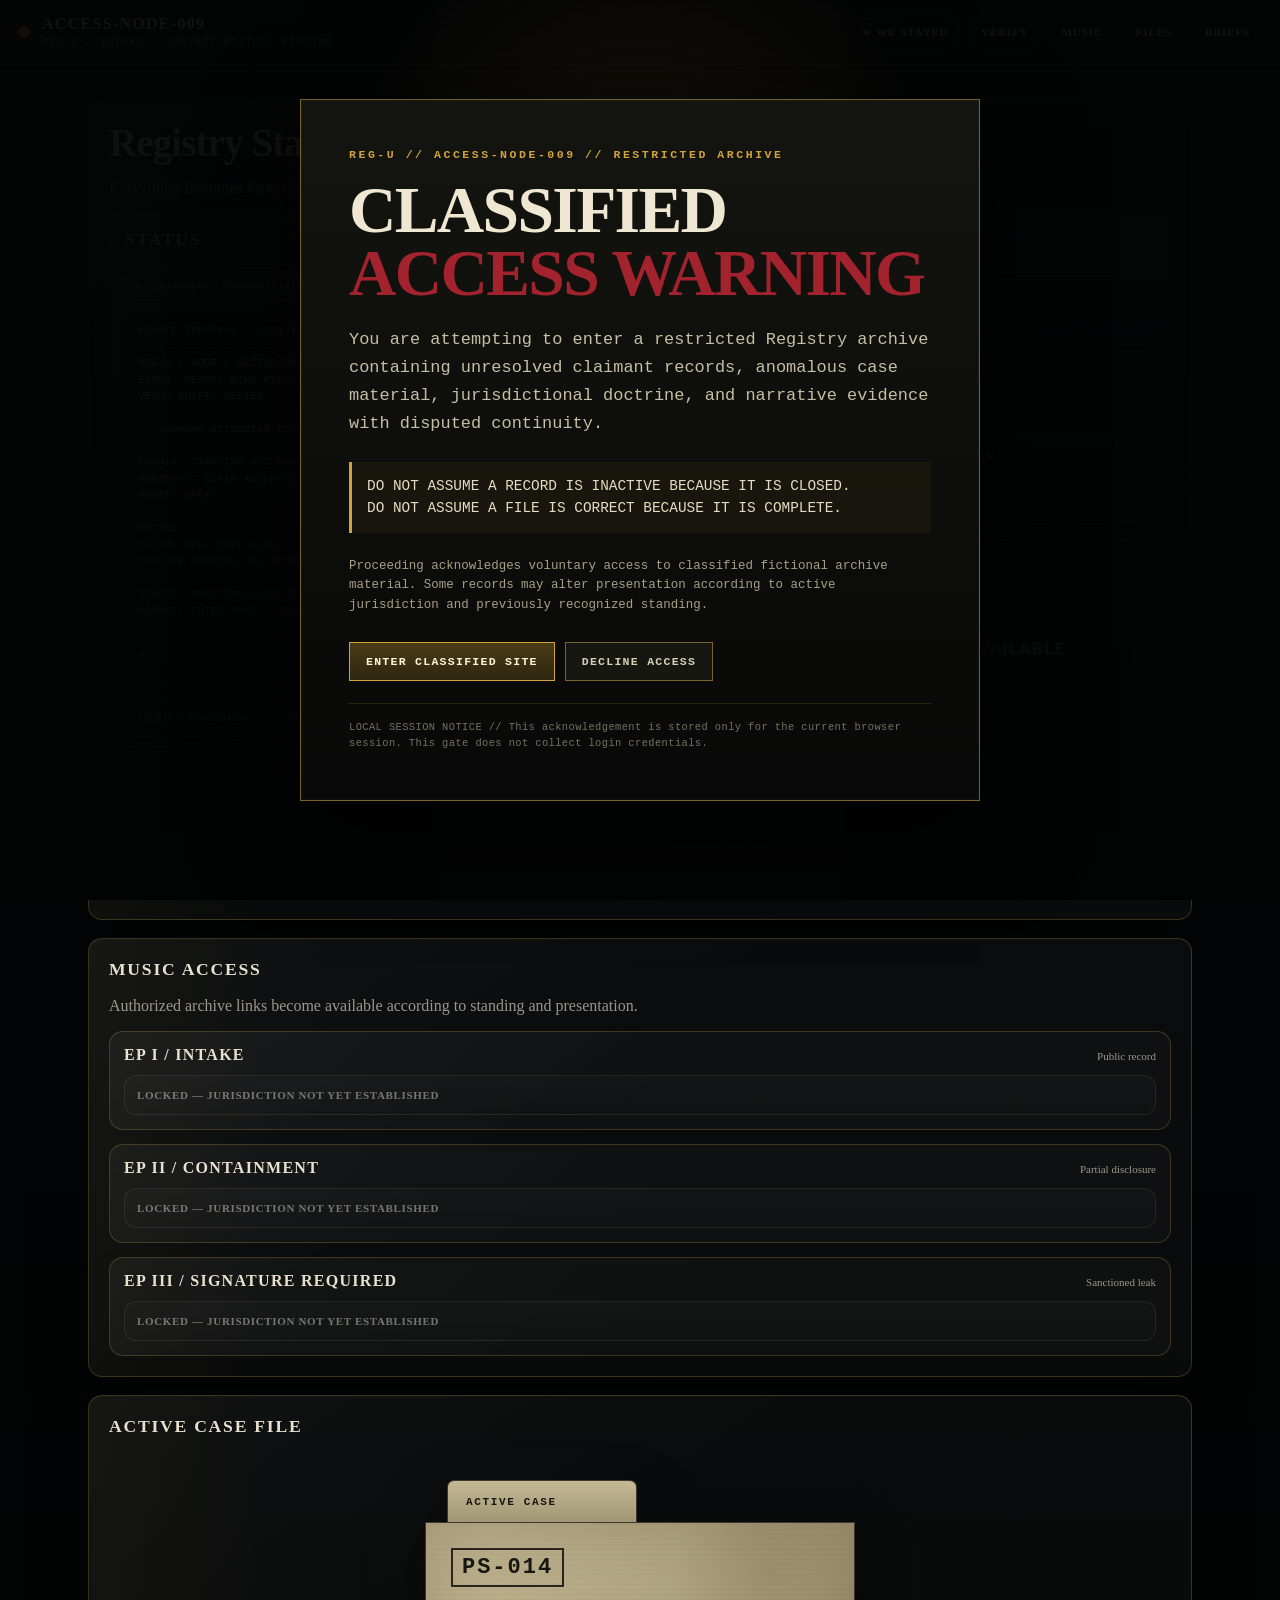
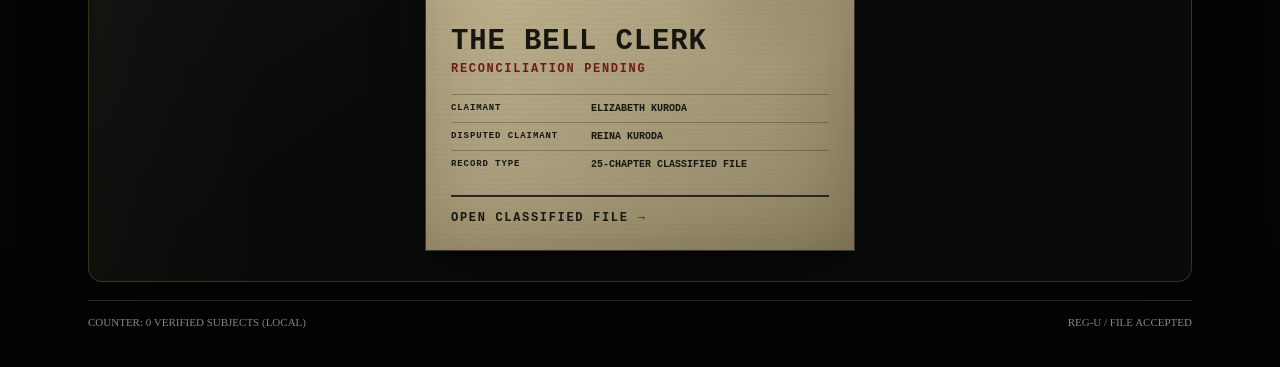
<file: Index.html>
<!doctype html>
<html lang="en">
<head>
  <meta charset="UTF-8" />
  <meta name="viewport" content="width=device-width,initial-scale=1,viewport-fit=cover" />
  <meta name="theme-color" content="#0b0c0f" />
  <title>ACCESS-NODE-009</title>
  <link rel="stylesheet" href="./style.css" />
</head>
<body>
  <div class="scanlines" aria-hidden="true"></div>

  <header class="topbar">
    <div class="brand">
      <span class="dot"></span>
      <div>
        <div class="title">ACCESS-NODE-009</div>
        <div class="sub">REG-U / INTAKE / SUBJECT STATUS: PENDING</div>
      </div>
    </div>

    <nav class="nav" aria-label="Primary">
      <a class="chip" href="#" id="themeToggle" title="Change jurisdiction presentation">WE STAYED</a>
      <a class="chip" href="#verify">VERIFY</a>
      <a class="chip" href="#music">MUSIC</a>
      <a class="chip" href="./files/">FILES</a>
      <a class="chip living-text" href="./briefs/" data-hover="INTELLIGENCE FEED">BRIEFS</a>
    </nav>
  </header>

  <main class="wrap">
    <section class="panel">
      <h1>Registry Standing Intake</h1>
      <p class="muted">Everything Becomes Procedure Eventually.</p>

      <div id="loreBar" class="lorebar" aria-live="polite" hidden>
        <span class="lorebar__label">REG-U / INTERNAL</span>
        <span id="loreText" class="lorebar__text">…</span>
      </div>

      <div class="grid">
        <div class="card">
          <h2>STATUS</h2>
          <div id="statusPill" class="pill">STANDING: UNVERIFIED</div>

          <div class="terminal" role="region" aria-label="Terminal output">
            <pre id="terminalOut">REG-U / SCAN / IDLE</pre>
          </div>

          <div class="row">
            <button class="btn" id="verifyBtn" type="button">VERIFY STANDING</button>
            <button class="btn ghost" id="resetBtn" type="button" title="Clears local standing token">RESET</button>
          </div>

          <div class="tiny muted">Note: Non-Compliance will be noted.</div>
        </div>

        <div class="card" id="verify">
          <h2>SUBJECT INTAKE</h2>

          <form id="verifyForm" class="form">
            <label>
              Legal Designation
              <input id="subjectName" type="text" placeholder="e.g., Johnny" autocomplete="off" required />
            </label>

            <label>
              Registry Reference
              <input id="caseTag" type="text" placeholder="REG-U / INTAKE / 0009" autocomplete="off" />
            </label>

            <label class="checkline">
              <input id="consentCheck" type="checkbox" />
              Voluntary Standing Declaration
            </label>

            <button class="btn" type="submit">SUBMIT FOR VERIFICATION</button>
            <div id="formError" class="error" aria-live="polite"></div>
          </form>

          <div class="idwrap">
            <canvas id="idCanvas" width="900" height="540"></canvas>
            <div class="row">
              <button class="btn ghost" id="downloadBtn" type="button" disabled>DOWNLOAD ID</button>
            </div>
            <div class="tiny muted">Thank you for your cooperation.</div>
          </div>
        </div>
      </div>
    </section>

    <section class="panel" id="music">
      <h2>MUSIC ACCESS</h2>
      <p class="muted">Authorized archive links become available according to standing and presentation.</p>

      <div class="tracks">
        <div class="track">
          <div class="track-head">
            <div class="track-title">EP I / INTAKE</div>
            <div class="tiny muted">Public record</div>
          </div>
          <button class="btn play" data-track="intake" data-unlock="">LOCKED — JURISDICTION NOT YET ESTABLISHED</button>
          <div class="embed" data-embed="intake"></div>
        </div>

        <div class="track">
          <div class="track-head">
            <div class="track-title">EP II / CONTAINMENT</div>
            <div class="tiny muted">Partial disclosure</div>
          </div>
          <button class="btn play" data-track="containment" data-unlock="">LOCKED — SIGNATURE REQUIRED</button>
          <div class="embed" data-embed="containment"></div>
        </div>

        <div class="track">
          <div class="track-head">
            <div class="track-title">EP III / SIGNATURE REQUIRED</div>
            <div class="tiny muted">Sanctioned leak</div>
          </div>
          <button class="btn play" data-track="signature" data-unlock="2026-04-01T00:00:00-06:00">LOCKED — COMPLIANCE REQUIRED</button>
          <div class="embed" data-embed="signature"></div>
        </div>
      </div>
    </section>

    <section class="panel" aria-labelledby="caseHeading">
      <h2 id="caseHeading">ACTIVE CASE FILE</h2>
      <a href="./files/elizabeth-kuroda/" class="dossier-folder elizabeth-kuroda-file">
        <div class="dossier-folder-tab">ACTIVE CASE</div>
        <div class="dossier-folder-body">
          <div class="dossier-file-number">PS-014</div>
          <div class="dossier-folder-info">
            <h3>THE BELL CLERK</h3>
            <p>RECONCILIATION PENDING</p>
            <div class="dossier-entry"><span>CLAIMANT</span><strong>ELIZABETH KURODA</strong></div>
            <div class="dossier-entry"><span>DISPUTED CLAIMANT</span><strong>REINA KURODA</strong></div>
            <div class="dossier-entry"><span>RECORD TYPE</span><strong>25-CHAPTER CLASSIFIED FILE</strong></div>
          </div>
          <div class="dossier-open">OPEN CLASSIFIED FILE →</div>
        </div>
      </a>
    </section>

    <footer class="footer">
      <div class="tiny muted">COUNTER: <span id="counter">0</span> VERIFIED SUBJECTS (LOCAL)</div>
      <div class="tiny muted">REG-U / FILE ACCEPTED</div>
    </footer>
  </main>

  <div id="fxLayer" class="fx-layer" aria-hidden="true"></div>

  <div id="jurisdictionEvent" class="jurisdiction" hidden aria-hidden="true">
    <div class="jurisdiction__panel">
      <div id="jurisdictionTitle" class="jurisdiction__title"></div>
      <div id="jurisdictionBody" class="jurisdiction__body"></div>
      <div id="jurisdictionStamp" class="jurisdiction__stamp"></div>
    </div>
  </div>

  <!-- BLOOMHOUSE SCRAP / Beauty is not permission. -->
  <!-- T.A.A. / Consent is load-bearing. -->
  <!-- BLACKWATER / HOUSE LIGHTS STILL ON. -->

  <script src="./classified-gate.js"></script>
  <script src="./main.js"></script>
</body>
</html>
</file>
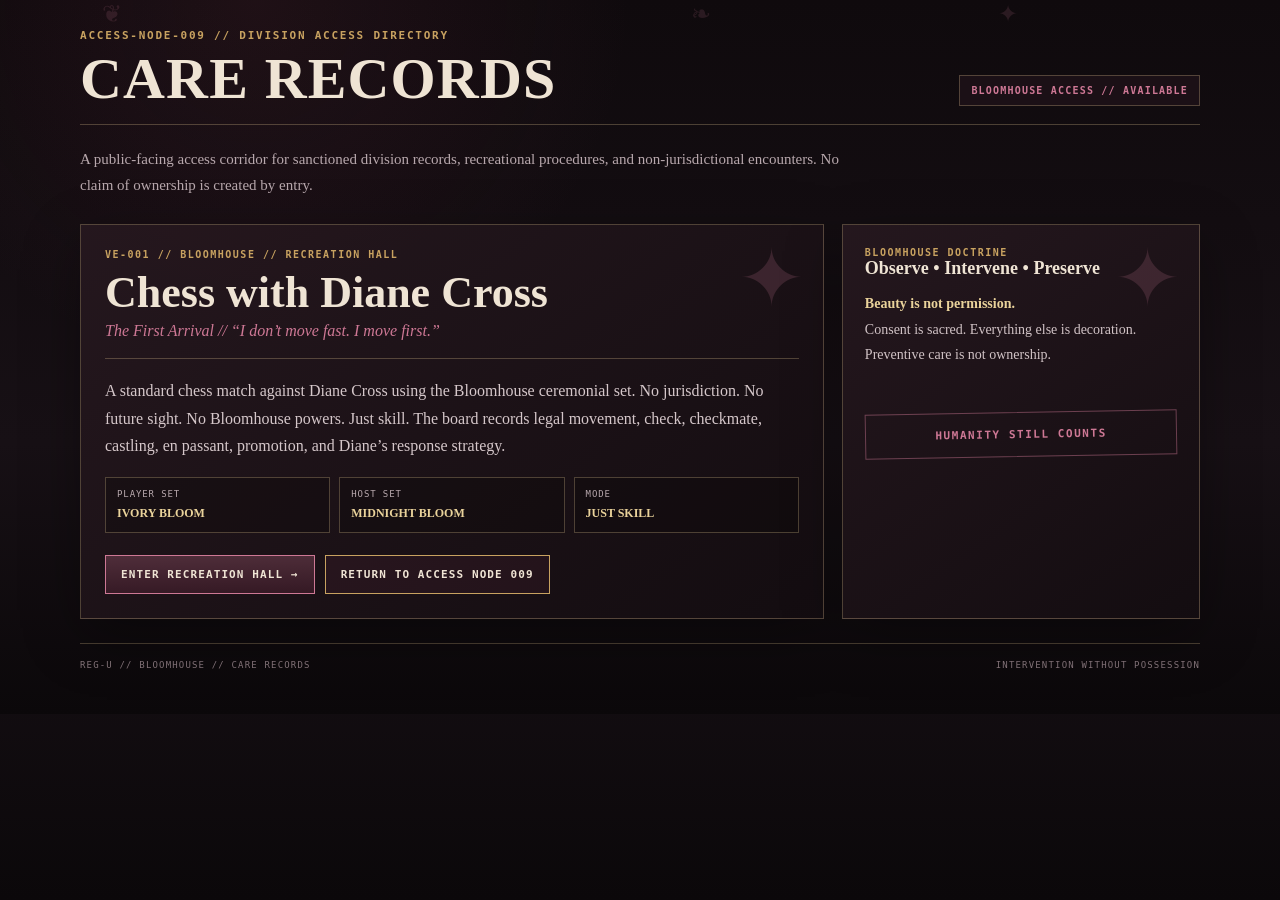
<file: briefs/index.html>
<!doctype html>
<html lang="en">
<head>
<meta charset="utf-8">
<meta name="viewport" content="width=device-width,initial-scale=1,viewport-fit=cover">
<meta name="theme-color" content="#151015">
<title>Access Node 009 // Division Access Directory</title>
<style>
:root{--ink:#120d10;--panel:#1a1217;--panel2:#21161c;--ivory:#efe4d4;--gold:#c8a260;--gold2:#ead39b;--rose:#ce7895;--wine:#67263d;--muted:#b8a8ad;--line:rgba(231,201,147,.28)}
*{box-sizing:border-box}html,body{margin:0;min-height:100%;background:radial-gradient(circle at 20% 0%,rgba(121,49,73,.15),transparent 30%),linear-gradient(180deg,#0f0a0d,#171015 62%,#0b080a);color:var(--ivory);font-family:Georgia,"Times New Roman",serif}body:before{content:"";position:fixed;inset:0;pointer-events:none;opacity:.15;background-image:linear-gradient(rgba(255,255,255,.025) 1px,transparent 1px),linear-gradient(90deg,rgba(255,255,255,.02) 1px,transparent 1px);background-size:32px 32px}.shell{width:min(1120px,calc(100% - 28px));margin:0 auto;padding:28px 0 44px}.top{display:flex;justify-content:space-between;gap:18px;align-items:flex-end;border-bottom:1px solid var(--line);padding-bottom:18px}.eyebrow{font:700 11px/1.4 ui-monospace,SFMono-Regular,Menlo,monospace;letter-spacing:.16em;color:var(--gold)}h1{font-size:clamp(30px,5vw,58px);line-height:.95;margin:8px 0 0;letter-spacing:.02em}.status{font:700 10px ui-monospace,SFMono-Regular,Menlo,monospace;letter-spacing:.12em;padding:9px 11px;border:1px solid var(--line);color:var(--rose);background:rgba(30,18,24,.8)}.intro{max-width:760px;color:var(--muted);font-size:15px;line-height:1.7;margin:22px 0 26px}.grid{display:grid;grid-template-columns:1.35fr .65fr;gap:18px}.card{position:relative;border:1px solid var(--line);background:linear-gradient(145deg,rgba(38,24,31,.96),rgba(20,13,17,.96));box-shadow:0 18px 55px rgba(0,0,0,.32);overflow:hidden}.card:after{content:"✦";position:absolute;right:18px;top:14px;color:rgba(210,128,157,.18);font-size:80px;line-height:1}.card-body{padding:24px}.tag{font:700 10px ui-monospace,SFMono-Regular,Menlo,monospace;letter-spacing:.15em;color:var(--gold)}h2{font-size:clamp(26px,4vw,44px);margin:7px 0 4px}.subtitle{color:var(--rose);font-style:italic;margin-bottom:18px}.rule{height:1px;background:var(--line);margin:18px 0}.copy{color:#d5c7ca;line-height:1.7;max-width:700px}.facts{display:grid;grid-template-columns:repeat(3,minmax(0,1fr));gap:9px;margin:18px 0}.fact{border:1px solid var(--line);padding:11px;background:rgba(10,7,9,.32)}.fact small{display:block;color:var(--muted);font:9px ui-monospace,SFMono-Regular,Menlo,monospace;letter-spacing:.1em;margin-bottom:4px}.fact strong{color:var(--gold2);font-size:12px}.actions{display:flex;flex-wrap:wrap;gap:10px;margin-top:22px}.btn{display:inline-flex;align-items:center;gap:8px;text-decoration:none;color:var(--ivory);border:1px solid var(--gold);padding:12px 15px;font:700 11px ui-monospace,SFMono-Regular,Menlo,monospace;letter-spacing:.1em;text-transform:uppercase;background:rgba(88,37,55,.2);transition:.18s ease}.btn:hover,.btn:focus-visible{outline:none;transform:translateY(-1px);background:rgba(157,72,104,.24);box-shadow:0 0 0 3px rgba(206,120,149,.09)}.btn.primary{background:linear-gradient(180deg,rgba(171,95,120,.35),rgba(92,37,57,.4));border-color:var(--rose)}.side{padding:22px}.side h3{margin:0 0 12px;font-size:18px}.doctrine{font-size:14px;line-height:1.8;color:#d1c3c6}.doctrine strong{color:var(--gold2)}.stamp{margin-top:20px;border:1px solid rgba(206,120,149,.45);padding:15px;text-align:center;color:var(--rose);font:700 11px ui-monospace,SFMono-Regular,Menlo,monospace;letter-spacing:.14em;transform:rotate(-1deg)}.footer{display:flex;justify-content:space-between;gap:15px;color:#88777d;font:9px ui-monospace,SFMono-Regular,Menlo,monospace;letter-spacing:.13em;border-top:1px solid var(--line);padding-top:16px;margin-top:24px}.petal{position:fixed;pointer-events:none;z-index:0;color:rgba(211,128,157,.14);font-size:24px;animation:drift 12s linear infinite}@keyframes drift{from{transform:translateY(-10vh) rotate(0)}to{transform:translateY(110vh) rotate(260deg)}}body:not(.bloomhouse-active) .bloom-note{display:none}@media(max-width:820px){.top{align-items:flex-start;flex-direction:column}.grid{grid-template-columns:1fr}.facts{grid-template-columns:1fr}.footer{flex-direction:column}.shell{width:min(100% - 20px,1120px);padding-top:18px}}
</style>
</head>
<body>
<div class="petal" style="left:8%;animation-delay:-2s">❦</div><div class="petal" style="left:78%;animation-delay:-7s">✦</div><div class="petal" style="left:54%;animation-delay:-10s">❧</div>
<main class="shell">
  <header class="top">
    <div>
      <div class="eyebrow">ACCESS-NODE-009 // DIVISION ACCESS DIRECTORY</div>
      <h1 id="pageTitle">CARE RECORDS</h1>
    </div>
    <div class="status" id="status">BLOOMHOUSE ACCESS // AVAILABLE</div>
  </header>

  <p class="intro" id="intro">A public-facing access corridor for sanctioned division records, recreational procedures, and non-jurisdictional encounters. No claim of ownership is created by entry.</p>

  <section class="grid">
    <article class="card">
      <div class="card-body">
        <div class="tag">VE-001 // BLOOMHOUSE // RECREATION HALL</div>
        <h2>Chess with Diane Cross</h2>
        <div class="subtitle">The First Arrival // “I don’t move fast. I move first.”</div>
        <div class="rule"></div>
        <div class="copy">A standard chess match against Diane Cross using the Bloomhouse ceremonial set. No jurisdiction. No future sight. No Bloomhouse powers. Just skill. The board records legal movement, check, checkmate, castling, en passant, promotion, and Diane’s response strategy.</div>
        <div class="facts">
          <div class="fact"><small>PLAYER SET</small><strong>IVORY BLOOM</strong></div>
          <div class="fact"><small>HOST SET</small><strong>MIDNIGHT BLOOM</strong></div>
          <div class="fact"><small>MODE</small><strong>JUST SKILL</strong></div>
        </div>
        <div class="actions">
          <a class="btn primary" href="../bloomhouse-chess.html">Enter Recreation Hall →</a>
          <a class="btn" href="../">Return to Access Node 009</a>
        </div>
      </div>
    </article>

    <aside class="card side">
      <div class="tag">BLOOMHOUSE DOCTRINE</div>
      <h3>Observe • Intervene • Preserve</h3>
      <div class="doctrine"><strong>Beauty is not permission.</strong><br>Consent is sacred. Everything else is decoration.<br>Preventive care is not ownership.<br><br><span class="bloom-note">Current presentation recognized as <strong>BLOOMHOUSE</strong>. Recreation access has been surfaced accordingly.</span></div>
      <div class="stamp">HUMANITY STILL COUNTS</div>
    </aside>
  </section>

  <footer class="footer"><span>REG-U // BLOOMHOUSE // CARE RECORDS</span><span>INTERVENTION WITHOUT POSSESSION</span></footer>
</main>
<script>
(() => {
  let theme = "";
  try { theme = localStorage.getItem("an009_theme") || ""; } catch (_) {}
  const active = theme.toLowerCase() === "bloomhouse";
  document.body.classList.toggle("bloomhouse-active", active);
  if (active) {
    document.getElementById("pageTitle").textContent = "BLOOMHOUSE CARE RECORDS";
    document.getElementById("status").textContent = "CARE PATH // RECOGNIZED";
    document.getElementById("intro").textContent = "Bloomhouse presentation retained. Recreational procedure VE-001 has been made available without jurisdictional authority. Entry is voluntary.";
  }
})();
</script>
</body>
</html>
</file>
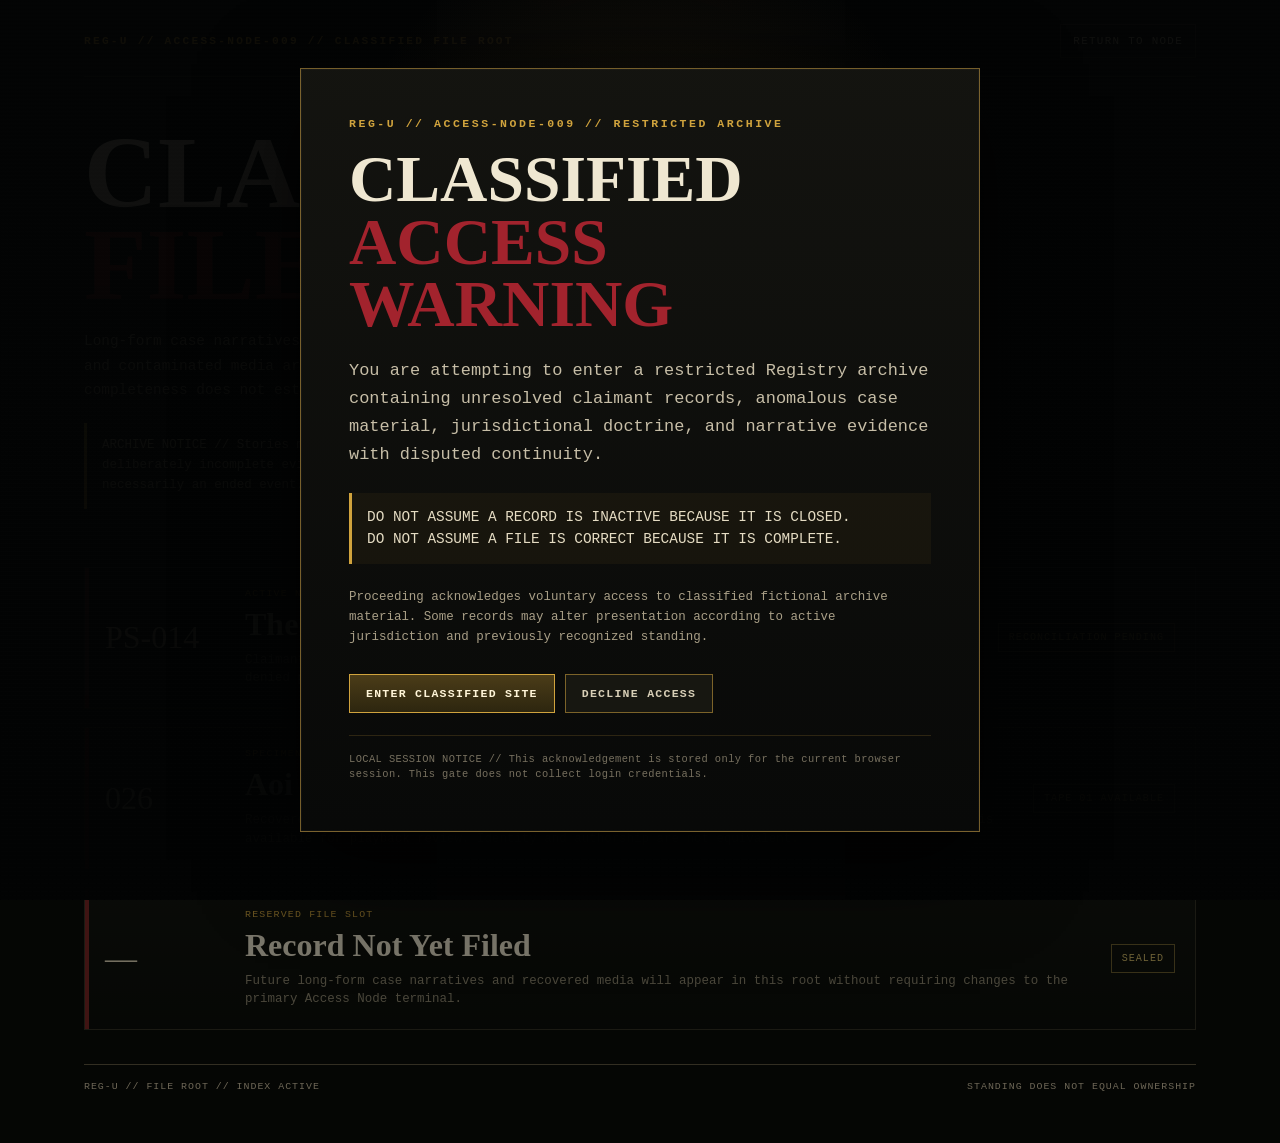
<file: files/index.html>
<!doctype html>
<html lang="en">
<head>
<meta charset="utf-8">
<meta name="viewport" content="width=device-width,initial-scale=1,viewport-fit=cover">
<meta name="theme-color" content="#050604">
<title>ACCESS-NODE-009 // Classified Files</title>
<link rel="stylesheet" href="./files.css">
</head>
<body>
<div class="shell">
  <header class="top">
    <div>
      <div class="eyebrow">REG-U // ACCESS-NODE-009 // CLASSIFIED FILE ROOT</div>
    </div>
    <a href="../Index.html">RETURN TO NODE</a>
  </header>

  <section class="hero">
    <h1>CLASSIFIED<br><span>FILES</span></h1>
    <p>Long-form case narratives, recovered testimony, procedural incidents, claimant records, and contaminated media are stored here separately from the active terminal. File completeness does not establish factual certainty.</p>
    <div class="notice">ARCHIVE NOTICE // Stories may contain contradictory records, jurisdictional interpretation, deliberately incomplete evidence, and media whose authorship is disputed. A closed file is not necessarily an ended event.</div>
  </section>

  <main class="grid">
    <a class="file-card" href="./elizabeth-kuroda/index.html">
      <div class="file-no">PS-014</div>
      <div class="file-meta">
        <small>ACTIVE NARRATIVE FILE // RECONCILIATION DISPUTE</small>
        <h2>The Bell Clerk</h2>
        <p>Claimant: Elizabeth Kuroda. Disputed claimant: Reina Kuroda. LTR-3 contact retained. Closure denied pending unanimous consent.</p>
      </div>
      <div class="status">RECONCILIATION PENDING</div>
    </a>

    <a class="file-card" href="./aoi-miyu/index.html">
      <div class="file-no">026</div>
      <div class="file-meta">
        <small>SPECIMEN TRACE // RECOVERED MEDIA // AUTHENTICITY DISPUTED</small>
        <h2>Aoi &amp; Miyu Kurohana</h2>
        <p>Recovered tape sequence associated with Specimen 026 and Miyu Kurohana. TAPE 01 // KITCHEN RETURN is available for playback review. Identity and authorship are not equivalent.</p>
      </div>
      <div class="status">TAPE 01 AVAILABLE</div>
    </a>

    <div class="file-card sealed" aria-disabled="true">
      <div class="file-no">—</div>
      <div class="file-meta">
        <small>RESERVED FILE SLOT</small>
        <h2>Record Not Yet Filed</h2>
        <p>Future long-form case narratives and recovered media will appear in this root without requiring changes to the primary Access Node terminal.</p>
      </div>
      <div class="status">SEALED</div>
    </div>
  </main>

  <footer class="footer">
    <span>REG-U // FILE ROOT // INDEX ACTIVE</span>
    <span>STANDING DOES NOT EQUAL OWNERSHIP</span>
  </footer>
</div>
<script src="../classified-gate.js"></script>
</body>
</html>
</file>
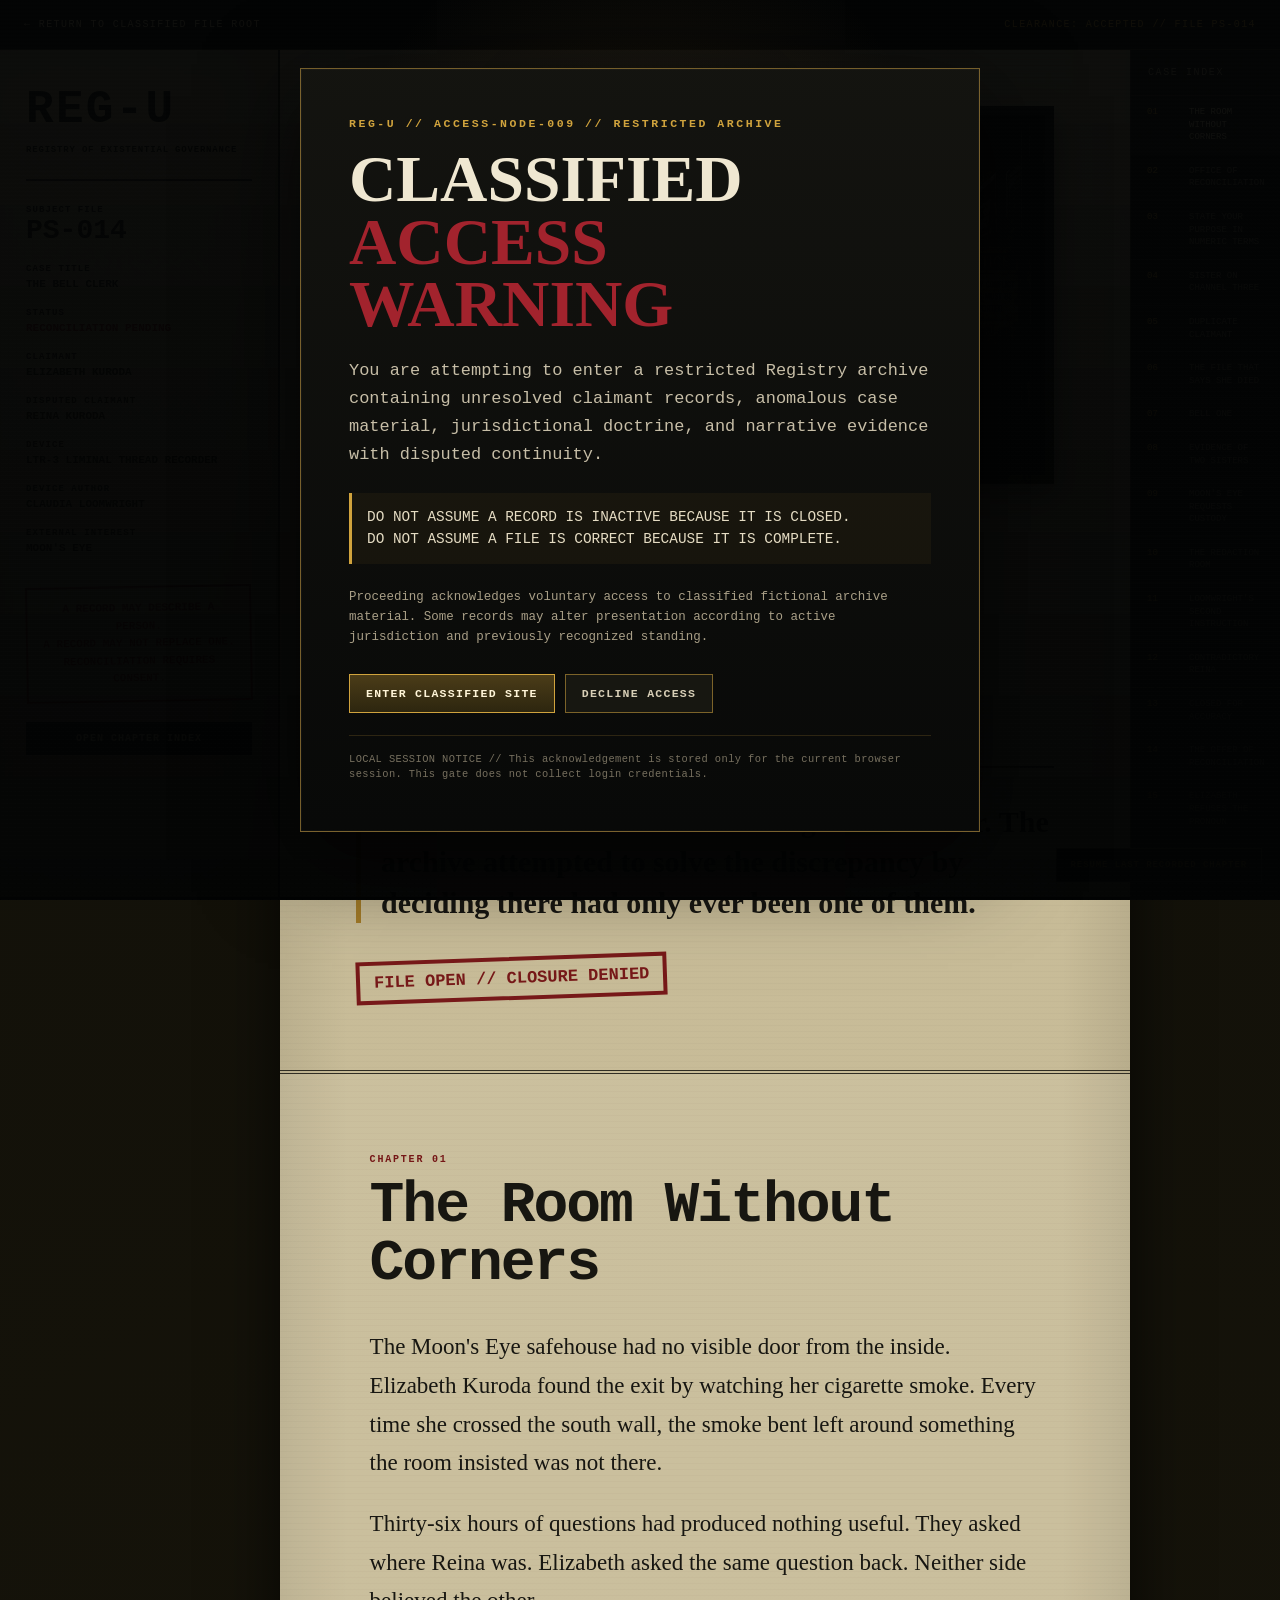
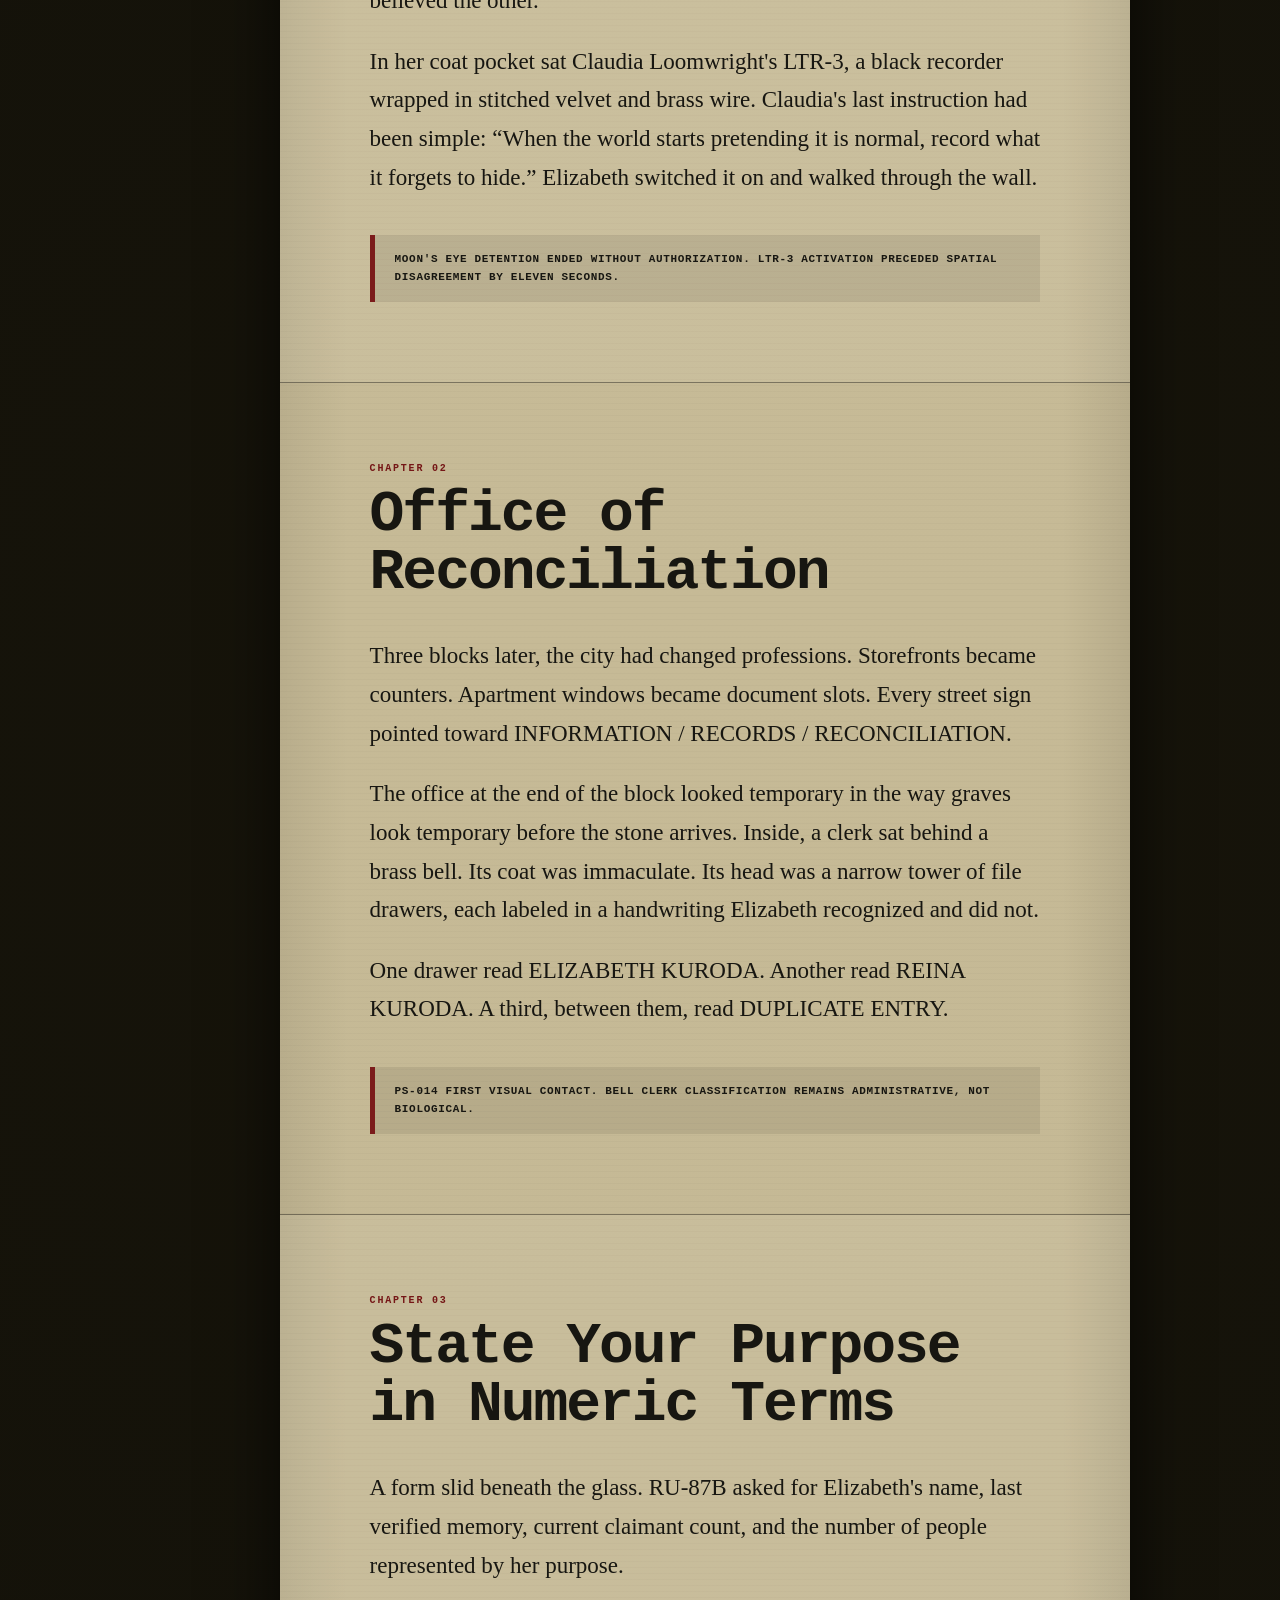
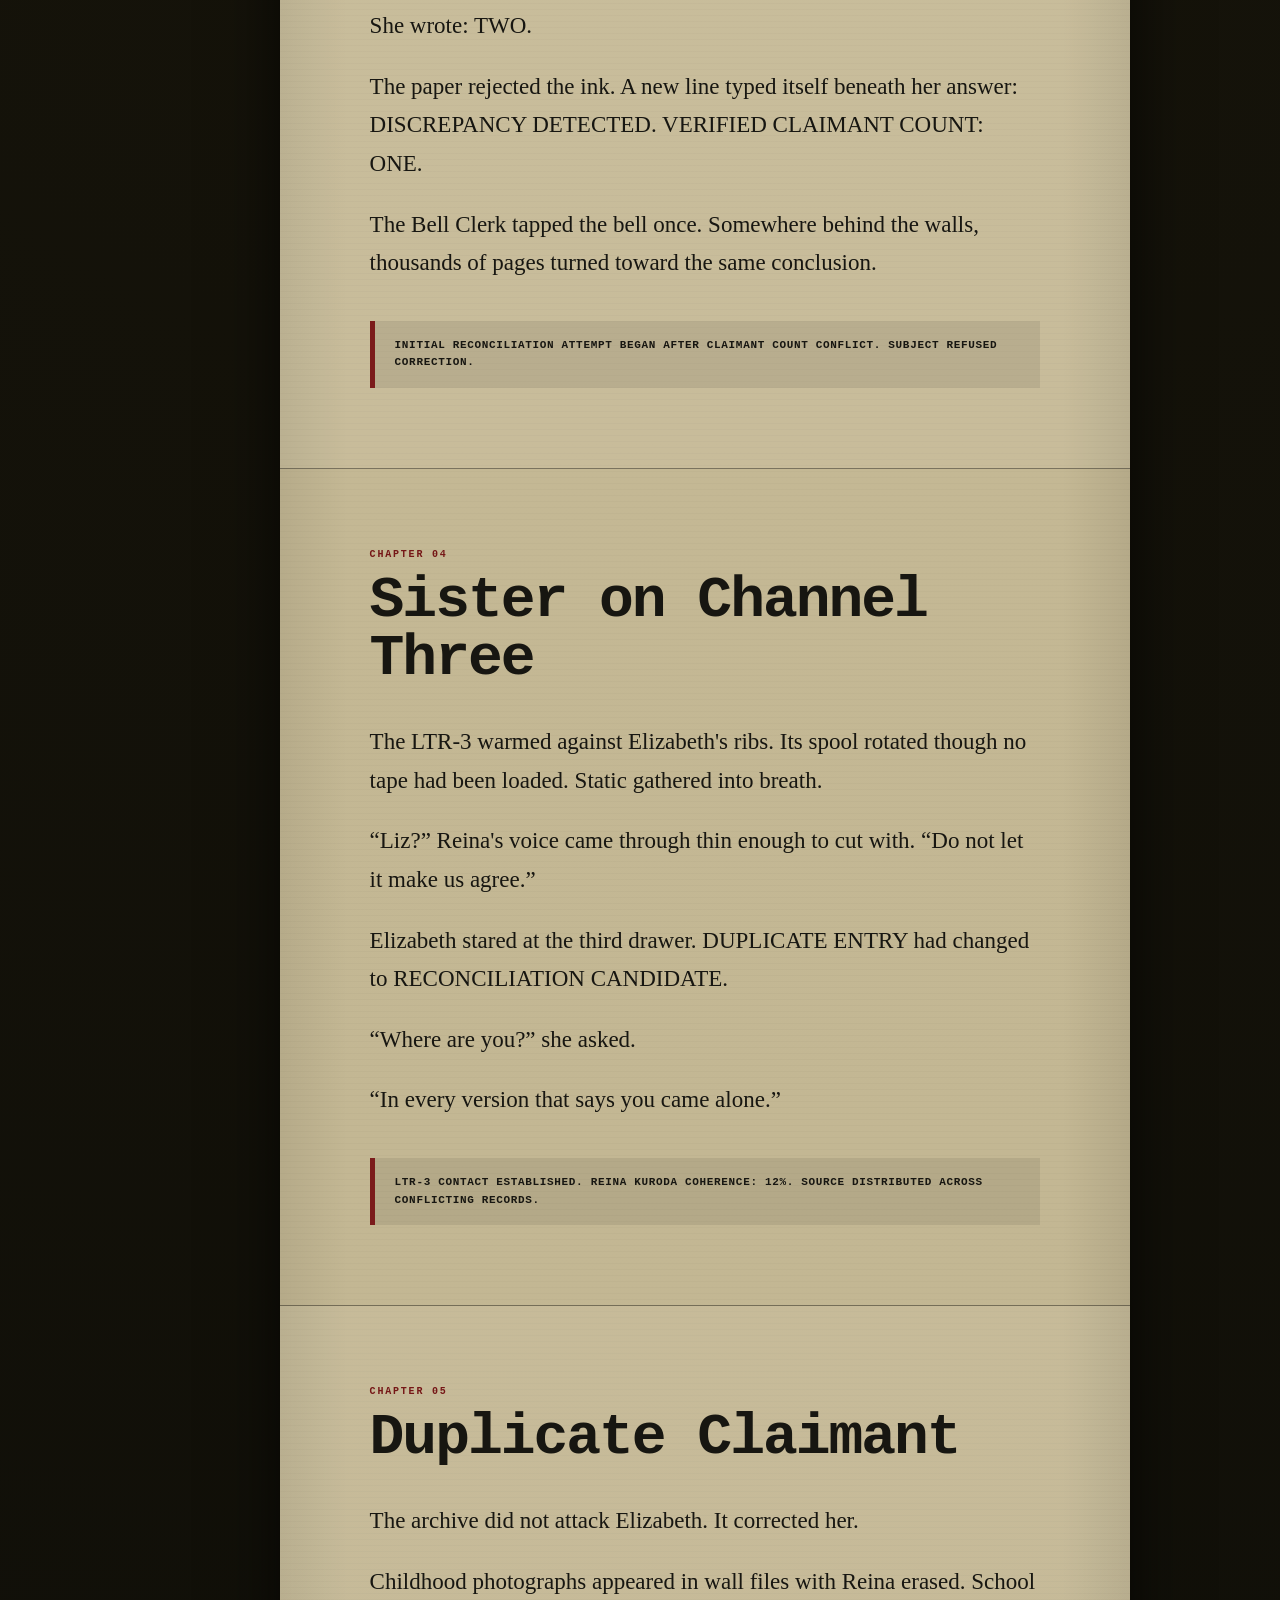
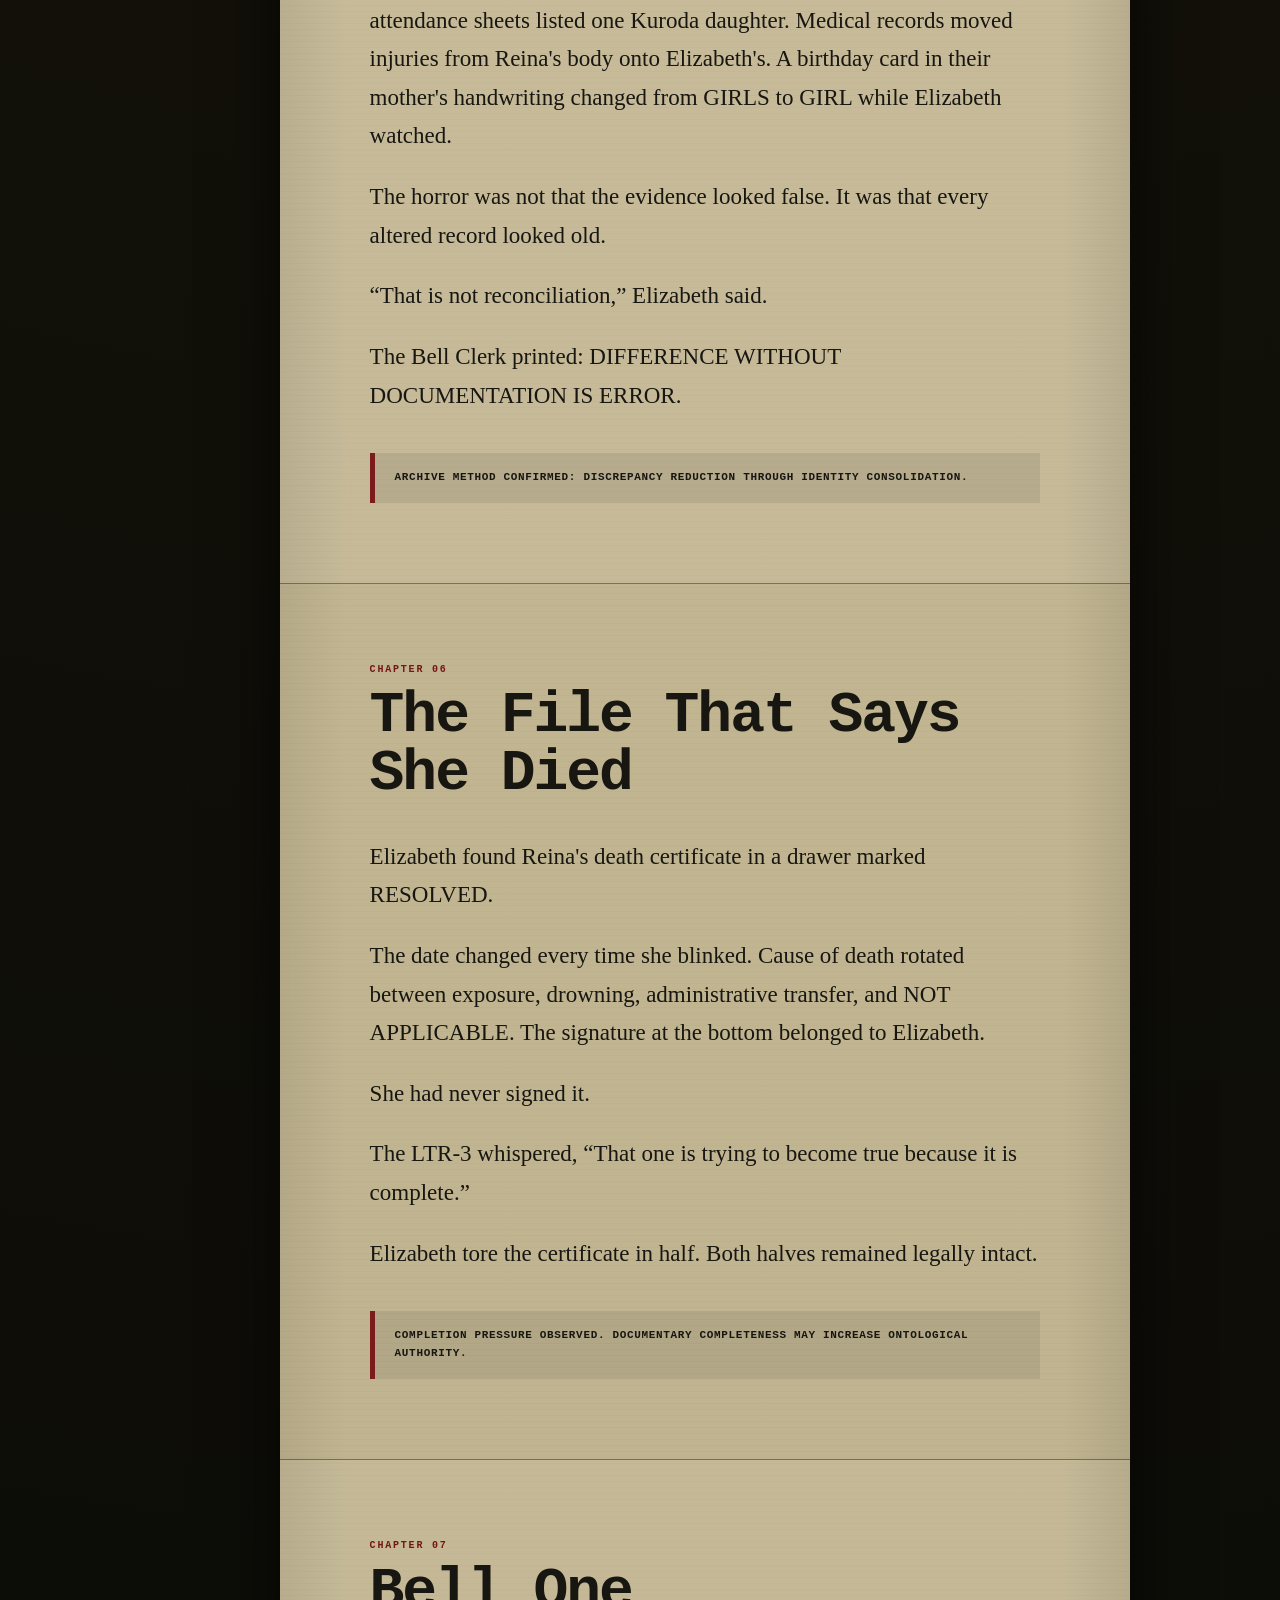
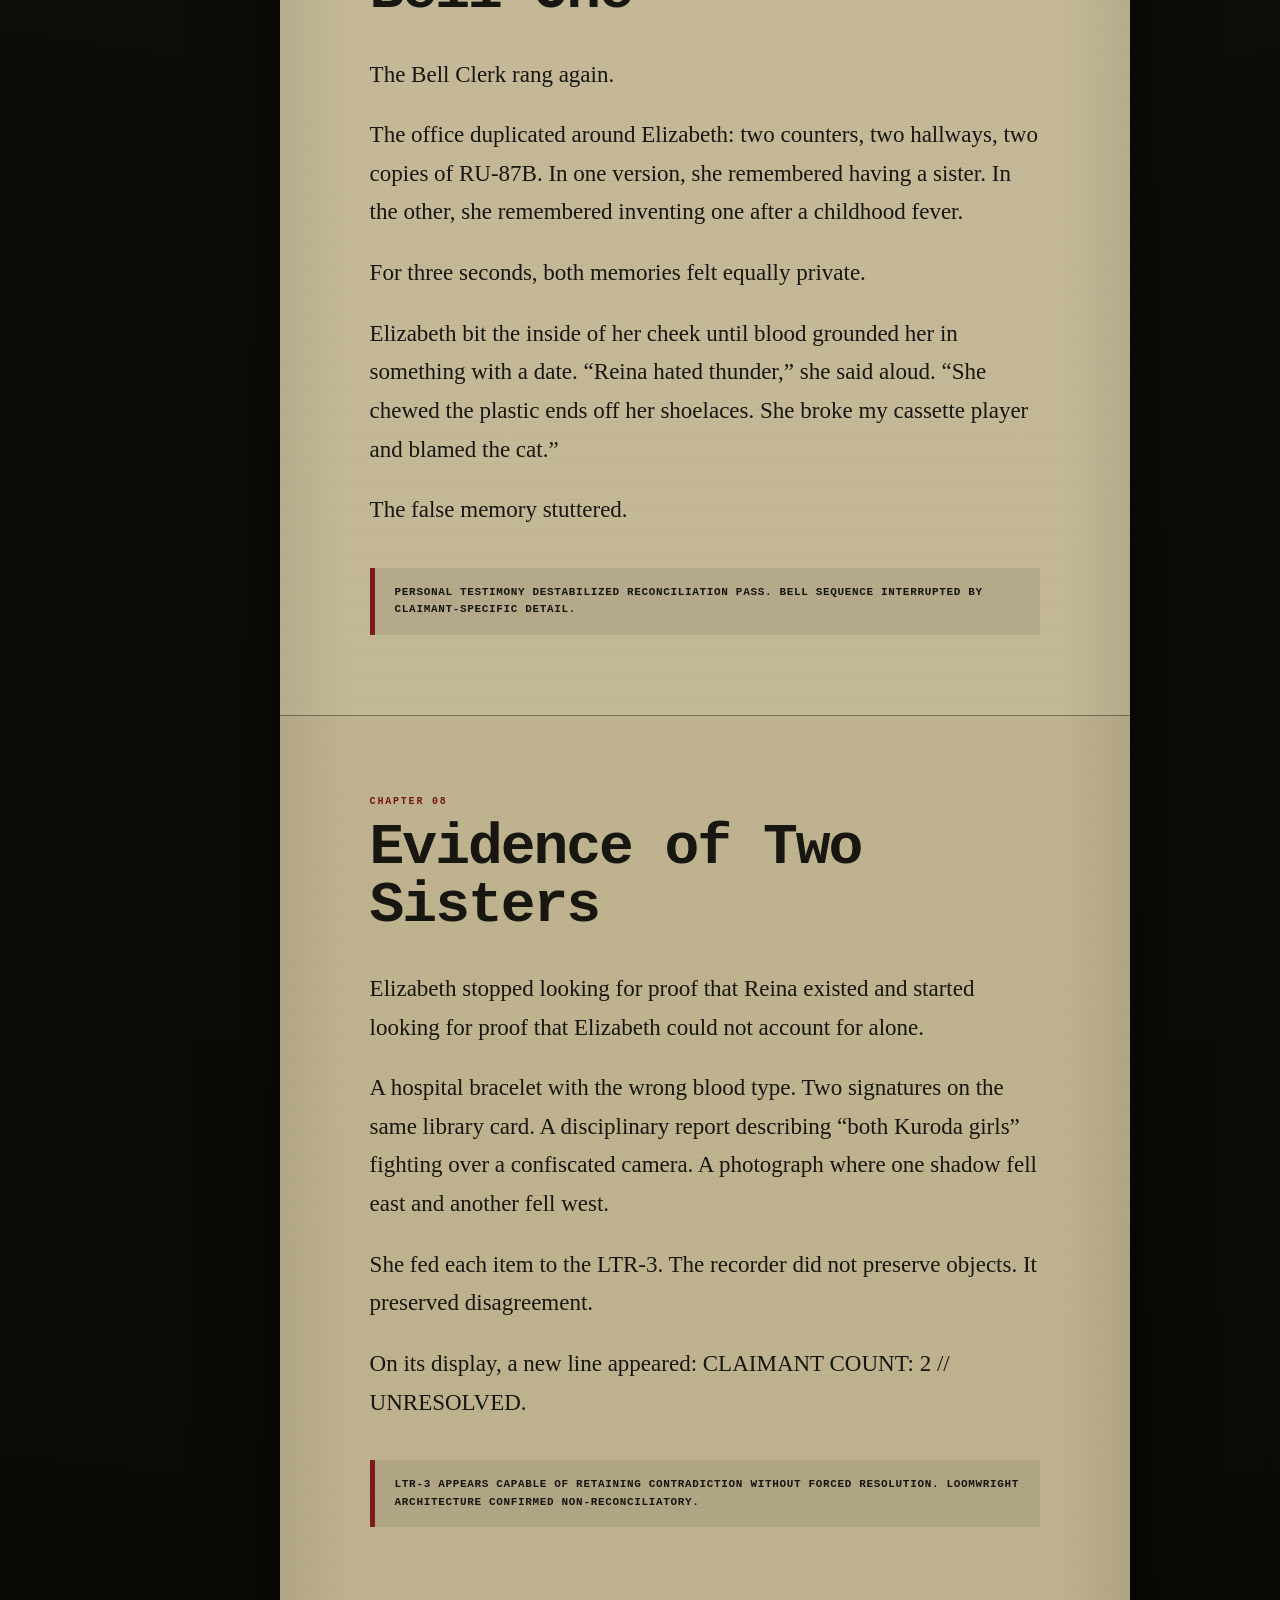
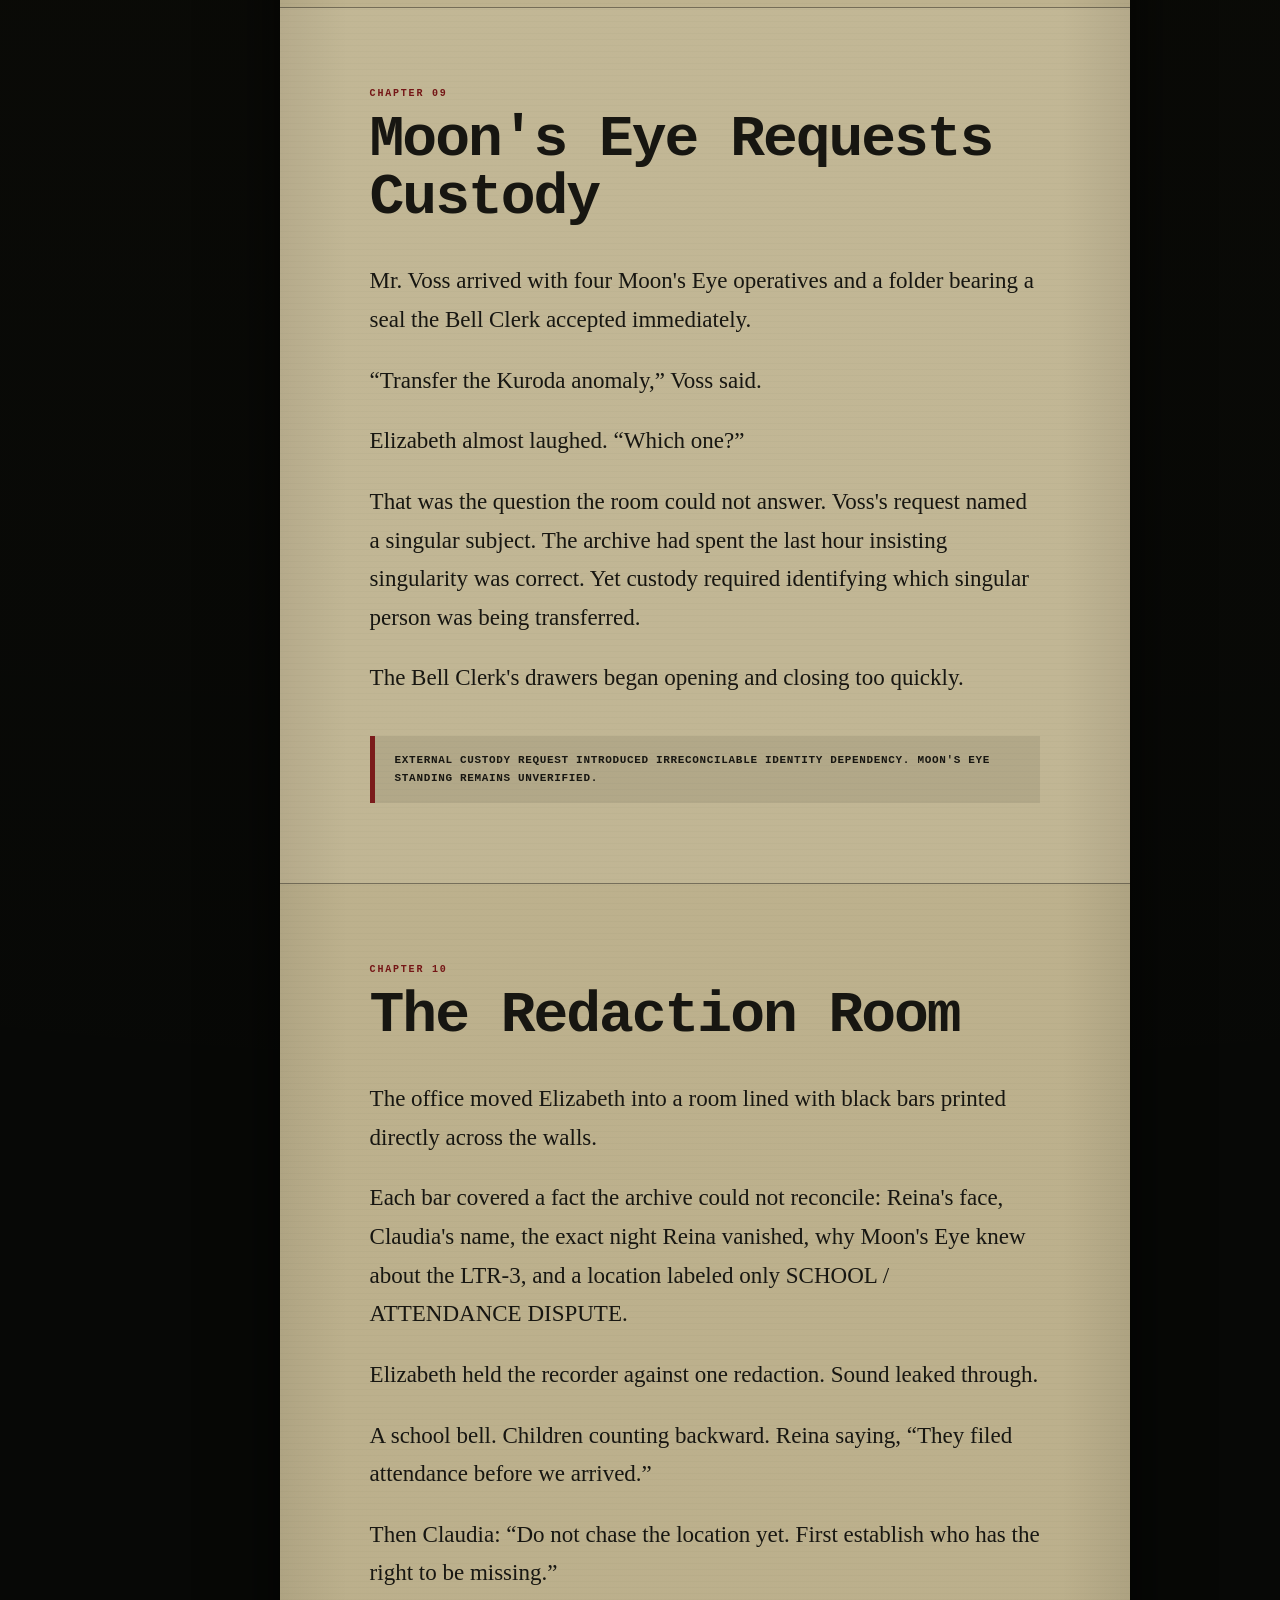
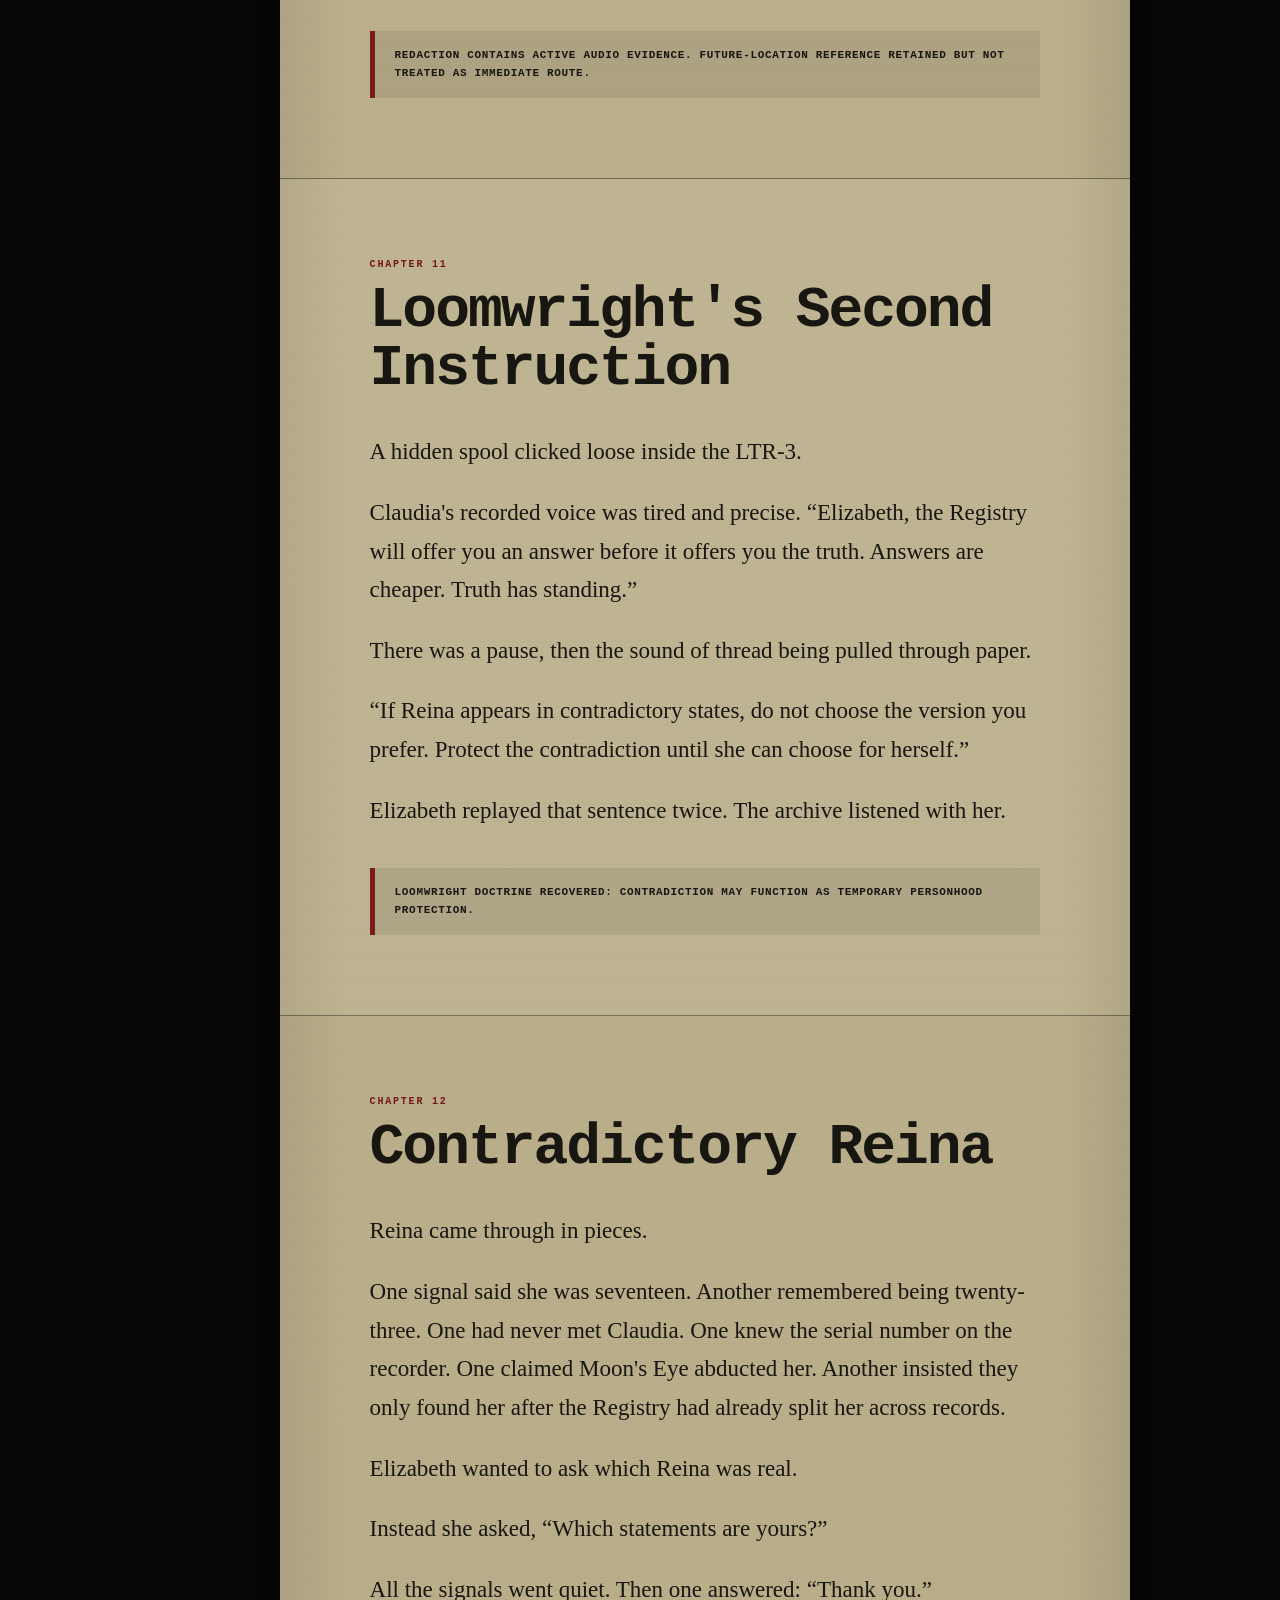
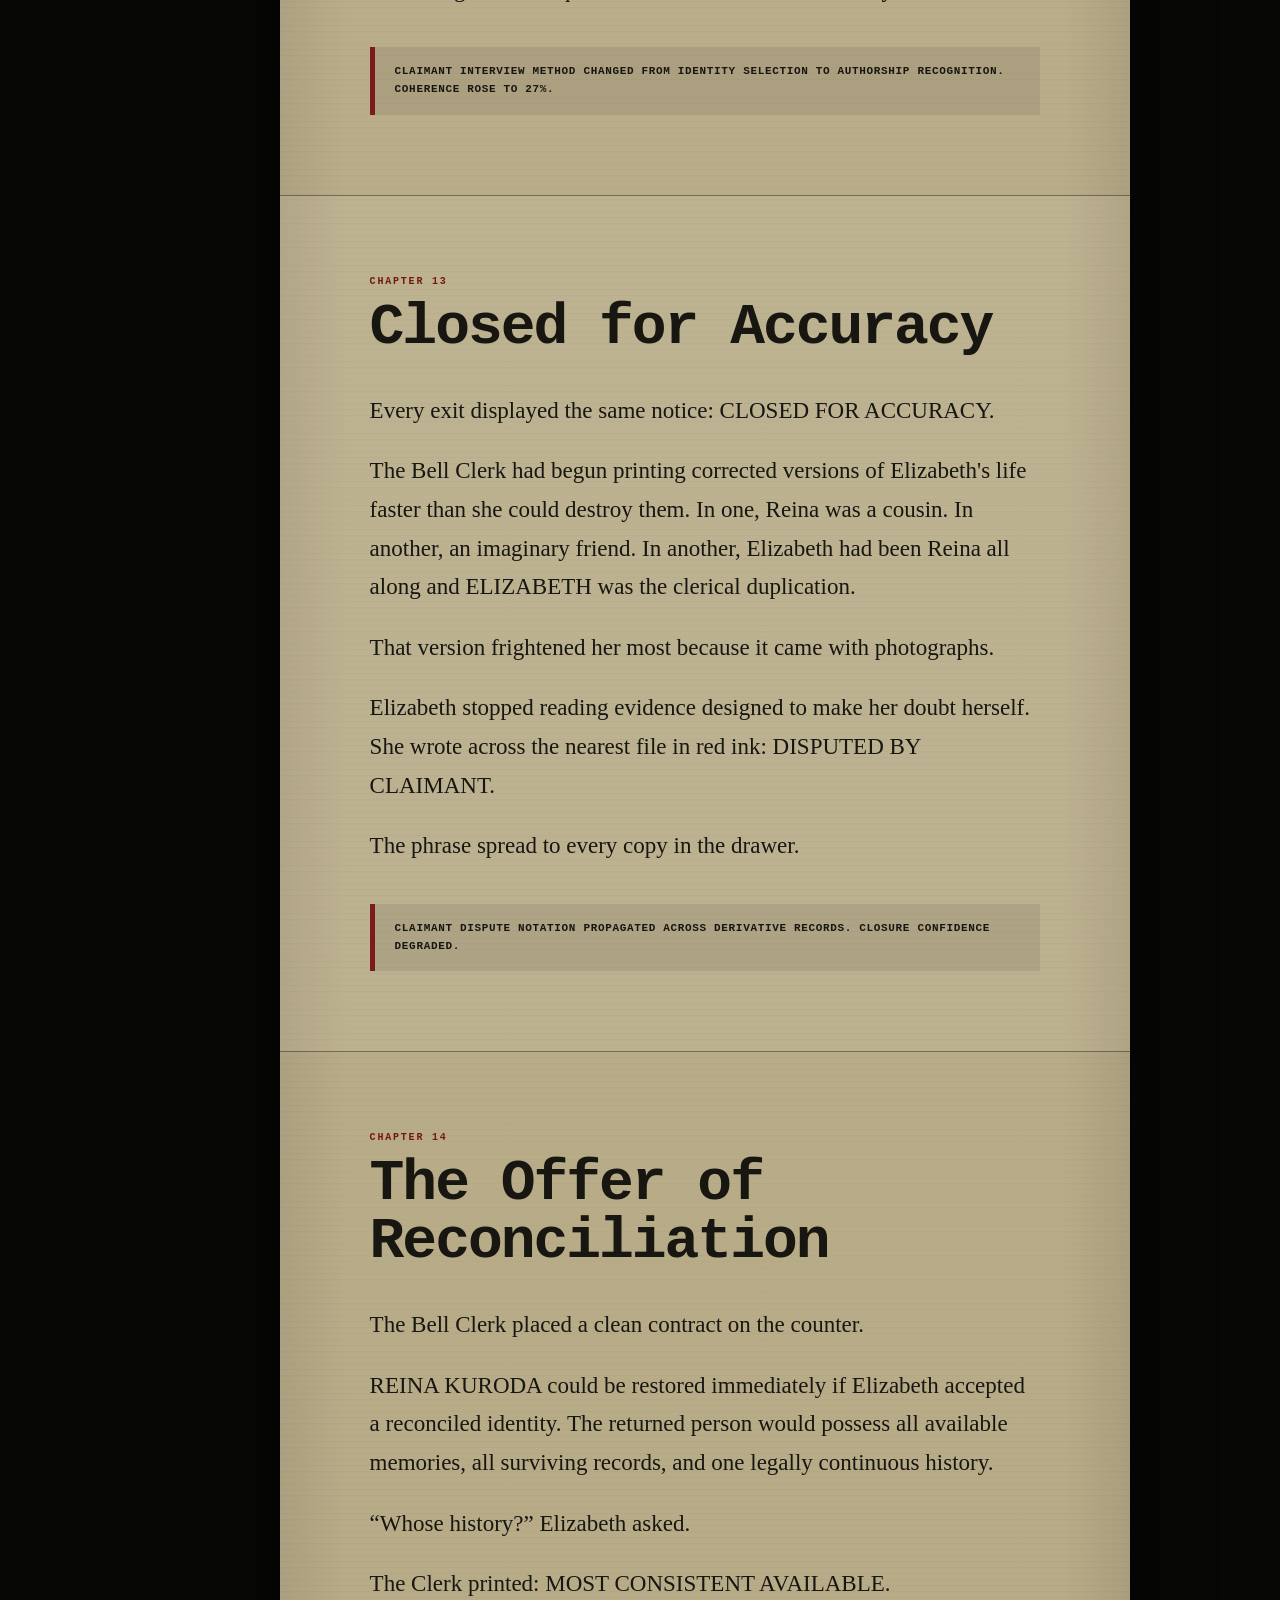
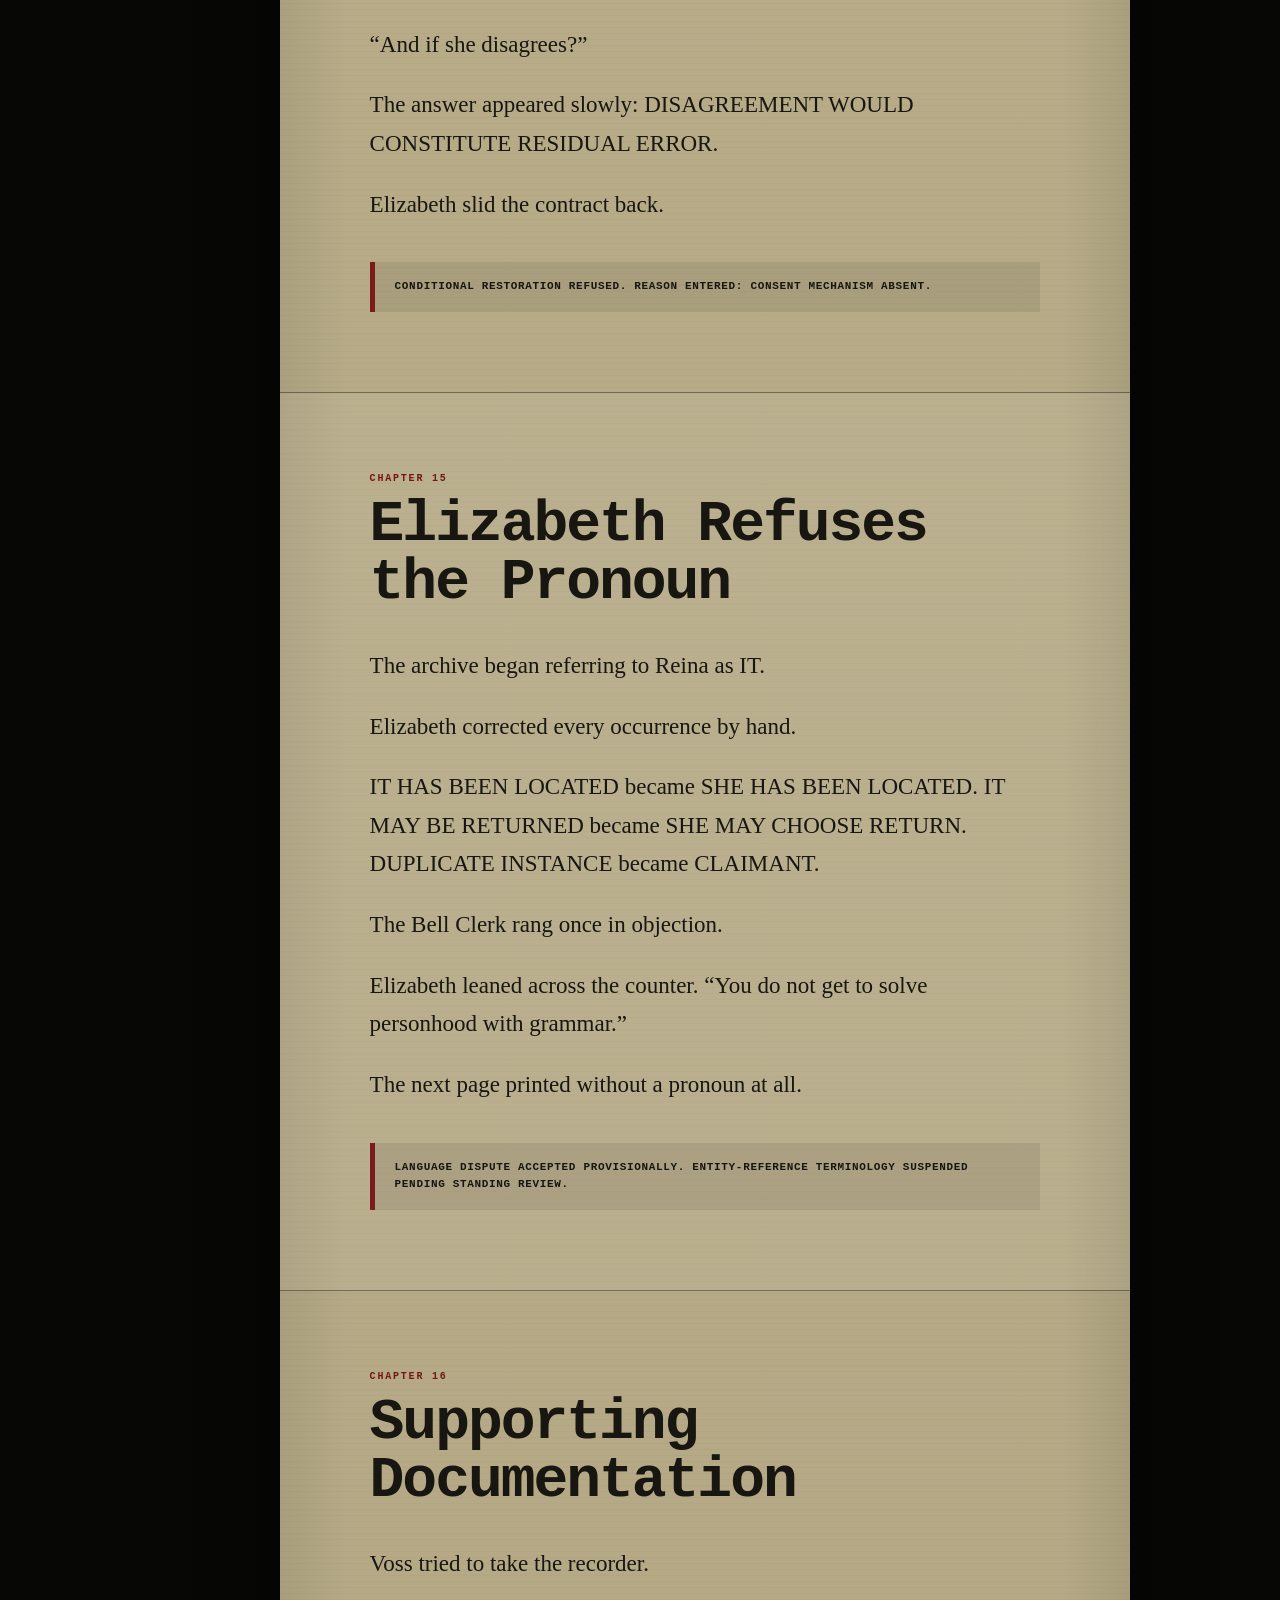
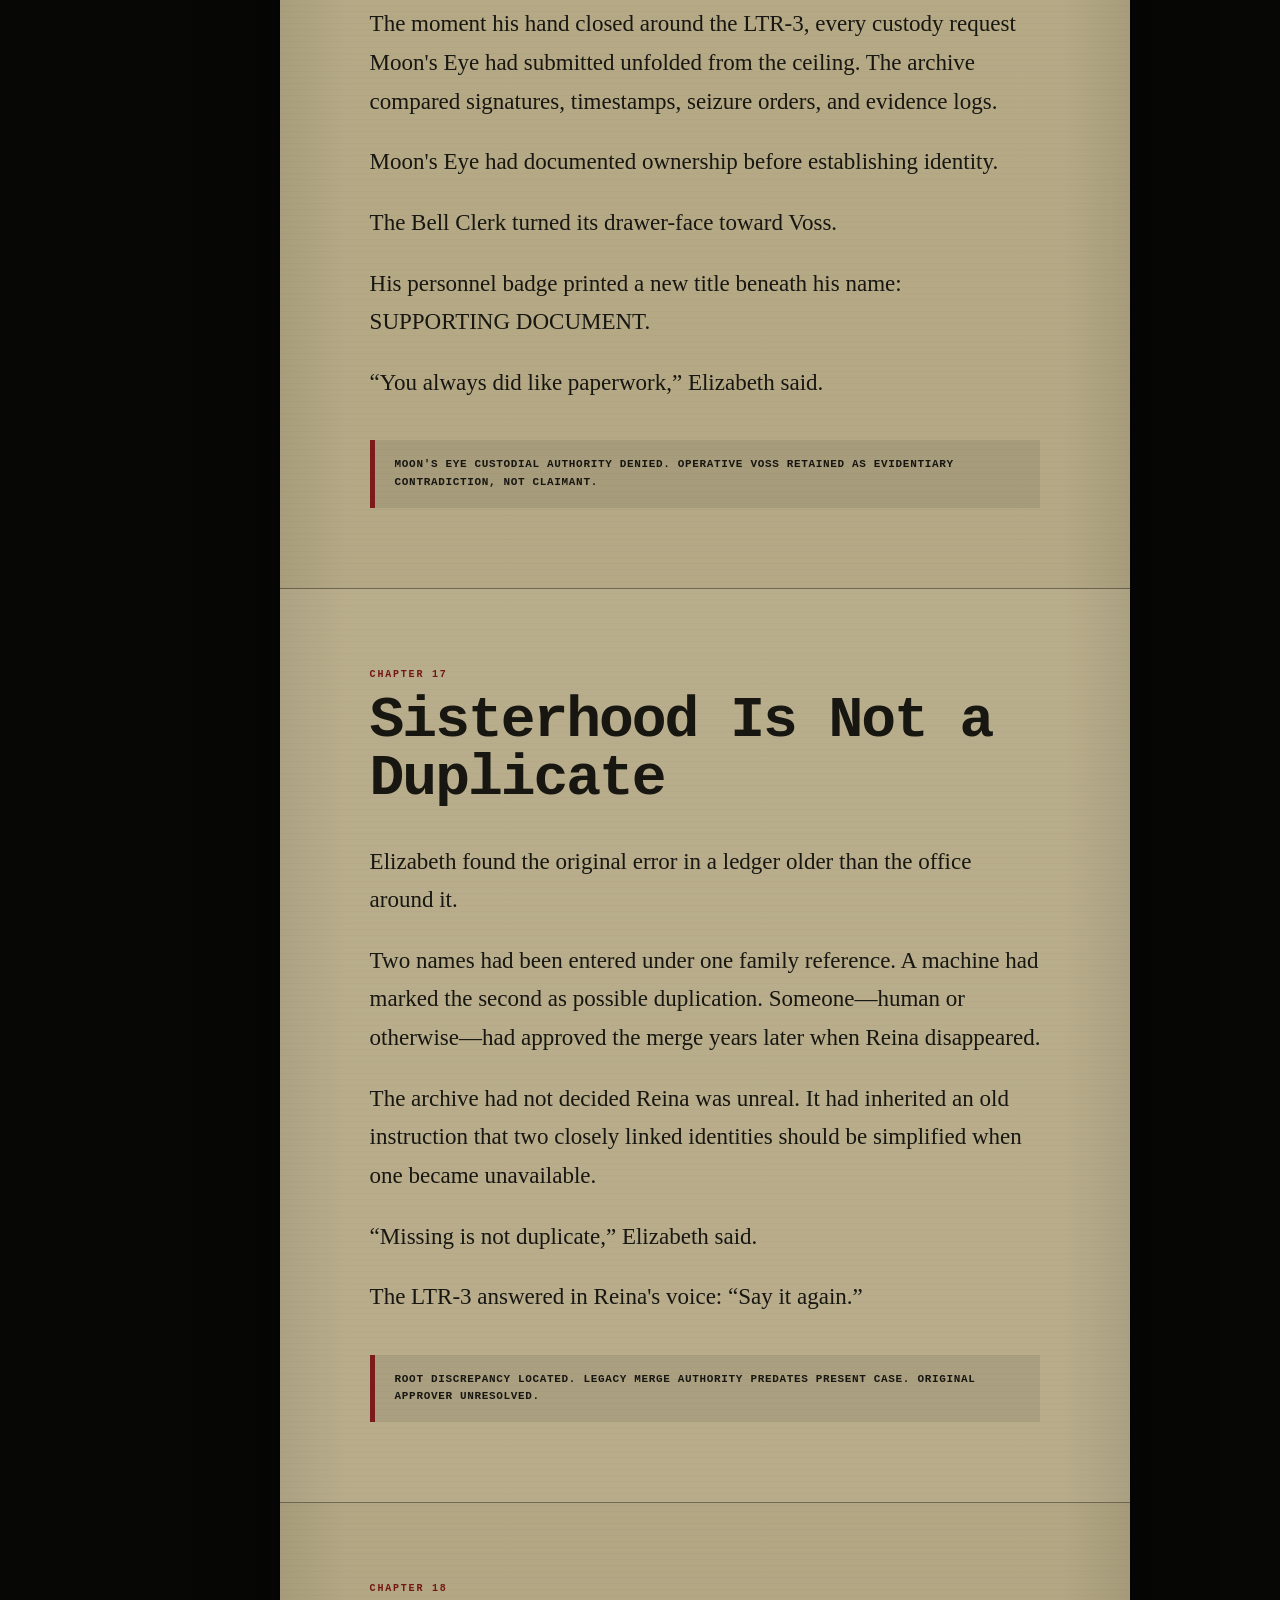
<file: dossiers/elizabeth-kuroda/index.html>
<!doctype html>
<html lang="en">
<head>
<meta charset="utf-8">
<meta name="viewport" content="width=device-width,initial-scale=1">
<meta http-equiv="refresh" content="0; url=../../files/elizabeth-kuroda/">
<title>PS-014 // File Relocated</title>
<style>html,body{margin:0;min-height:100%;display:grid;place-items:center;background:#050604;color:#c7ba95;font-family:ui-monospace,monospace}.notice{max-width:560px;padding:28px;border:1px solid #4e452f;background:#0c0d0a}.notice strong{display:block;color:#d0a33d;letter-spacing:.12em;margin-bottom:12px}.notice a{color:#e8dec1}</style>
<script>location.replace('../../files/elizabeth-kuroda/');</script>
</head>
<body>
<div class="notice"><strong>REG-U // FILE RELOCATED</strong>PS-014 has moved to the classified file root.<br><br><a href="../../files/elizabeth-kuroda/">OPEN CURRENT RECORD</a></div>
</body>
</html>
</file>
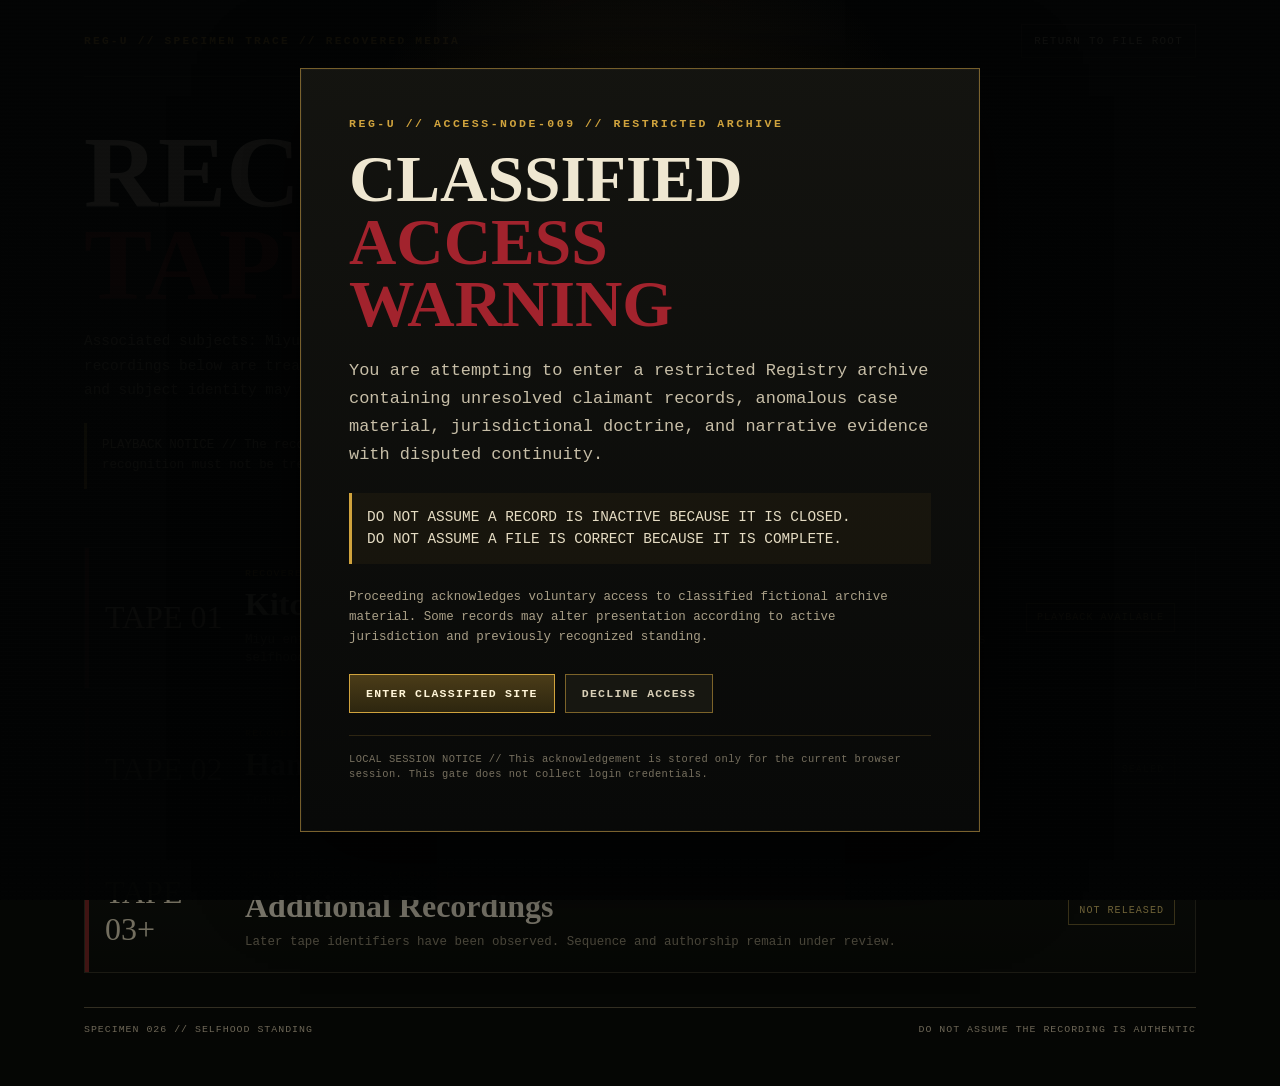
<file: files/aoi-miyu/index.html>
<!doctype html>
<html lang="en">
<head>
<meta charset="utf-8">
<meta name="viewport" content="width=device-width,initial-scale=1,viewport-fit=cover">
<meta name="theme-color" content="#050604">
<title>SPECIMEN TRACE // Aoi & Miyu Kurohana</title>
<link rel="stylesheet" href="../files.css">
</head>
<body>
<div class="shell">
  <header class="top">
    <div class="eyebrow">REG-U // SPECIMEN TRACE // RECOVERED MEDIA</div>
    <a href="../index.html">RETURN TO FILE ROOT</a>
  </header>

  <section class="hero">
    <h1>RECOVERED<br><span>TAPES</span></h1>
    <p>Associated subjects: Miyu Kurohana and REG-U Specimen 026 // Aoi Kurohana. The recordings below are treated as contaminated evidence. Recorded chronology, authorship, and subject identity may disagree with one another.</p>
    <div class="notice">PLAYBACK NOTICE // The recording is not the sister. The tape is not the event. Apparent subject recognition must not be treated as identity verification.</div>
  </section>

  <main class="grid">
    <a class="file-card" href="./tape-01/index.html">
      <div class="file-no">TAPE 01</div>
      <div class="file-meta">
        <small>RECOVERED DOMESTIC FOOTAGE // AUTHENTICITY DISPUTED</small>
        <h2>Kitchen Return</h2>
        <p>Miyu enters a familiar kitchen. The room remembers details incorrectly. A handwriting source claims selfhood. Something wearing Aoi's likeness is rejected by the tape itself.</p>
      </div>
      <div class="status">PLAYBACK AVAILABLE</div>
    </a>

    <div class="file-card sealed" aria-disabled="true">
      <div class="file-no">TAPE 02</div>
      <div class="file-meta">
        <small>RECOVERED MEDIA // INDEXED</small>
        <h2>Handwriting Detected</h2>
        <p>Transcript exists. Media remains withheld pending contamination review.</p>
      </div>
      <div class="status">SEALED</div>
    </div>

    <div class="file-card sealed" aria-disabled="true">
      <div class="file-no">TAPE 03+</div>
      <div class="file-meta">
        <small>CHAIN OF CUSTODY // INCOMPLETE</small>
        <h2>Additional Recordings</h2>
        <p>Later tape identifiers have been observed. Sequence and authorship remain under review.</p>
      </div>
      <div class="status">NOT RELEASED</div>
    </div>
  </main>

  <footer class="footer">
    <span>SPECIMEN 026 // SELFHOOD STANDING</span>
    <span>DO NOT ASSUME THE RECORDING IS AUTHENTIC</span>
  </footer>
</div>
<script src="../../classified-gate.js"></script>
</body>
</html>
</file>
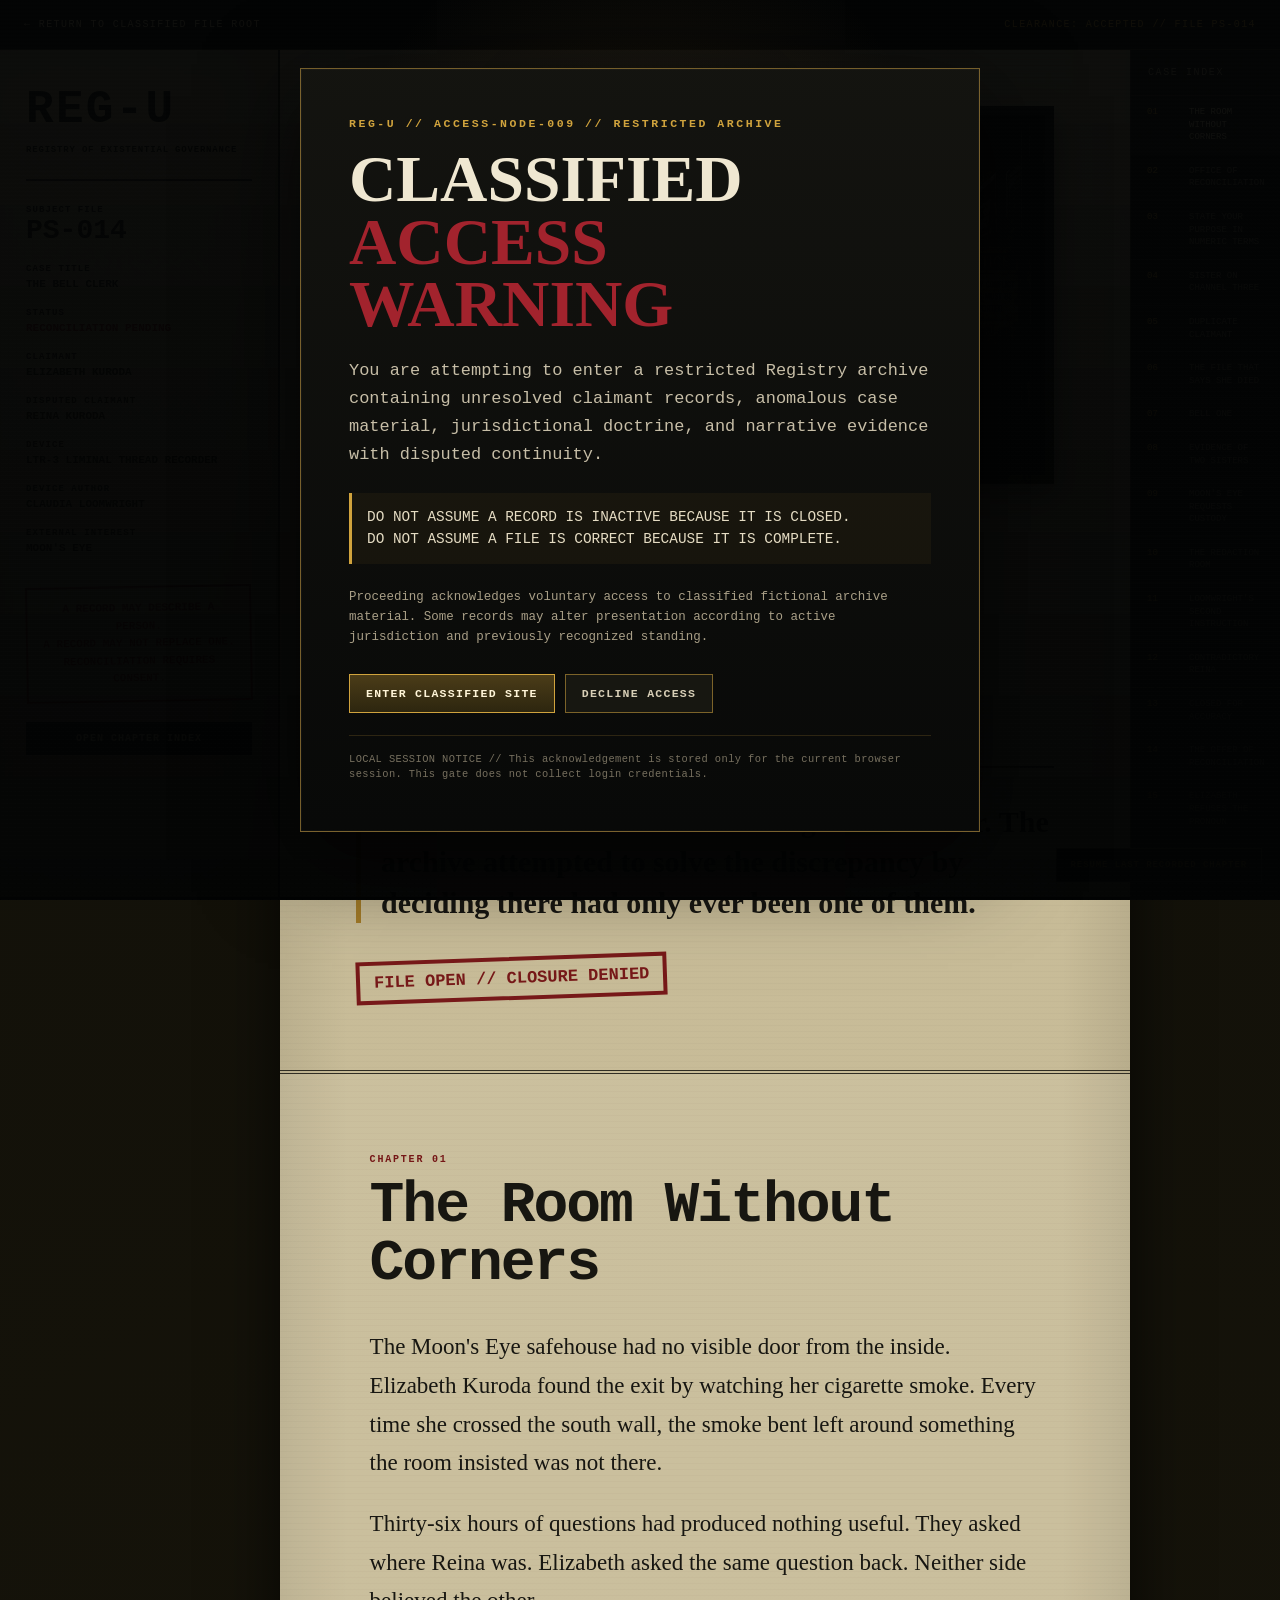
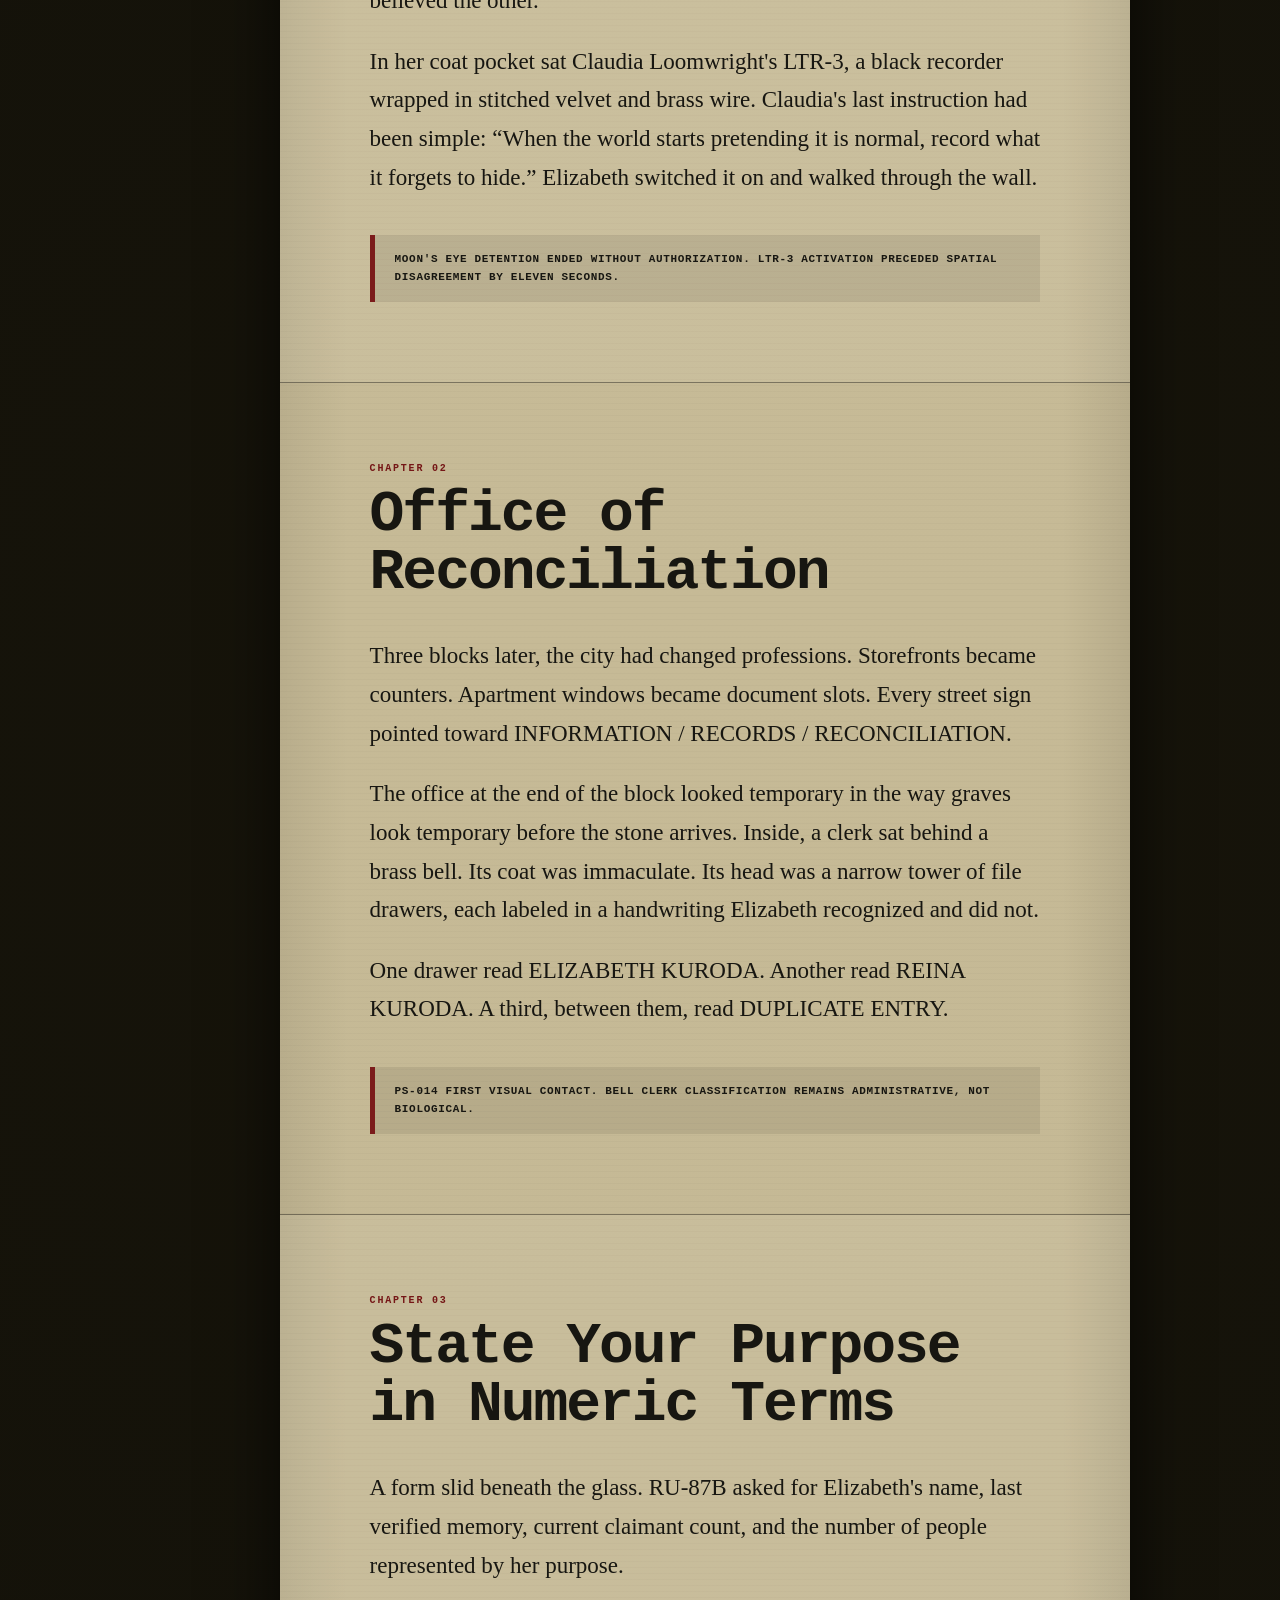
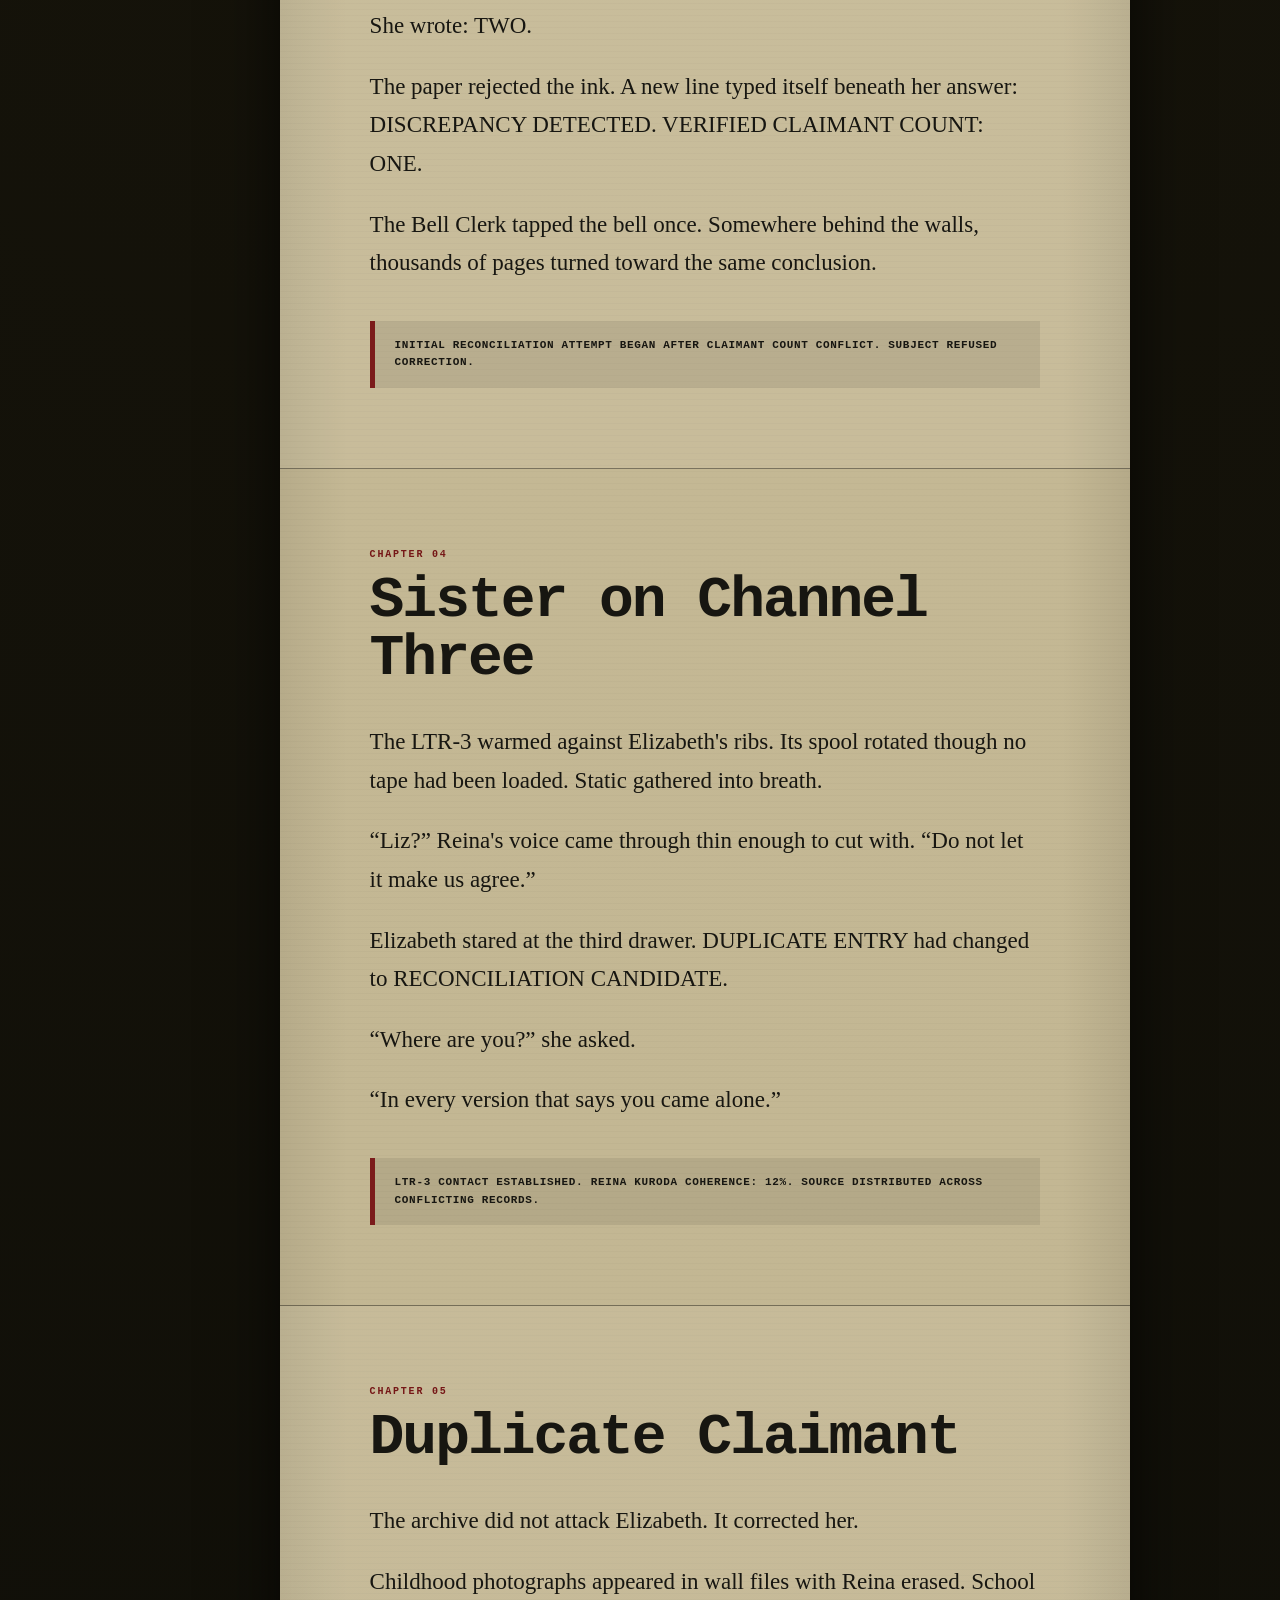
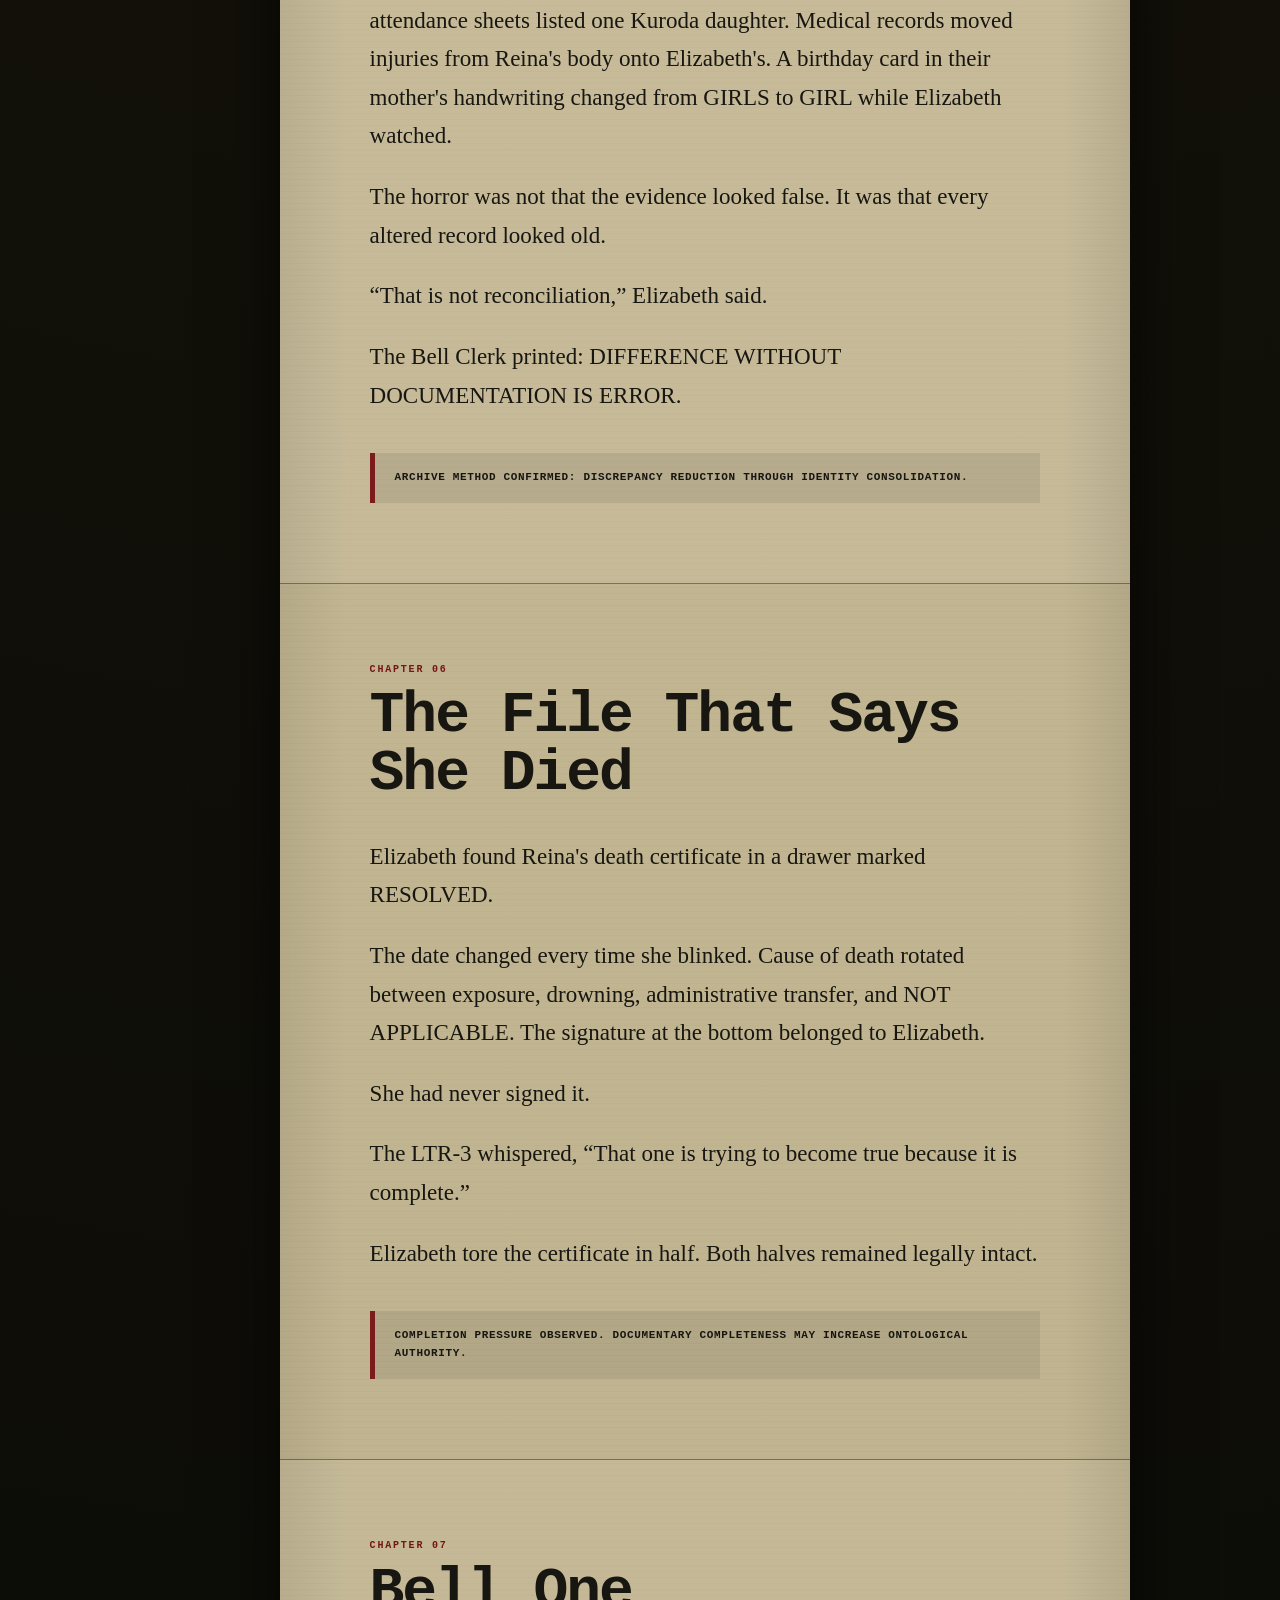
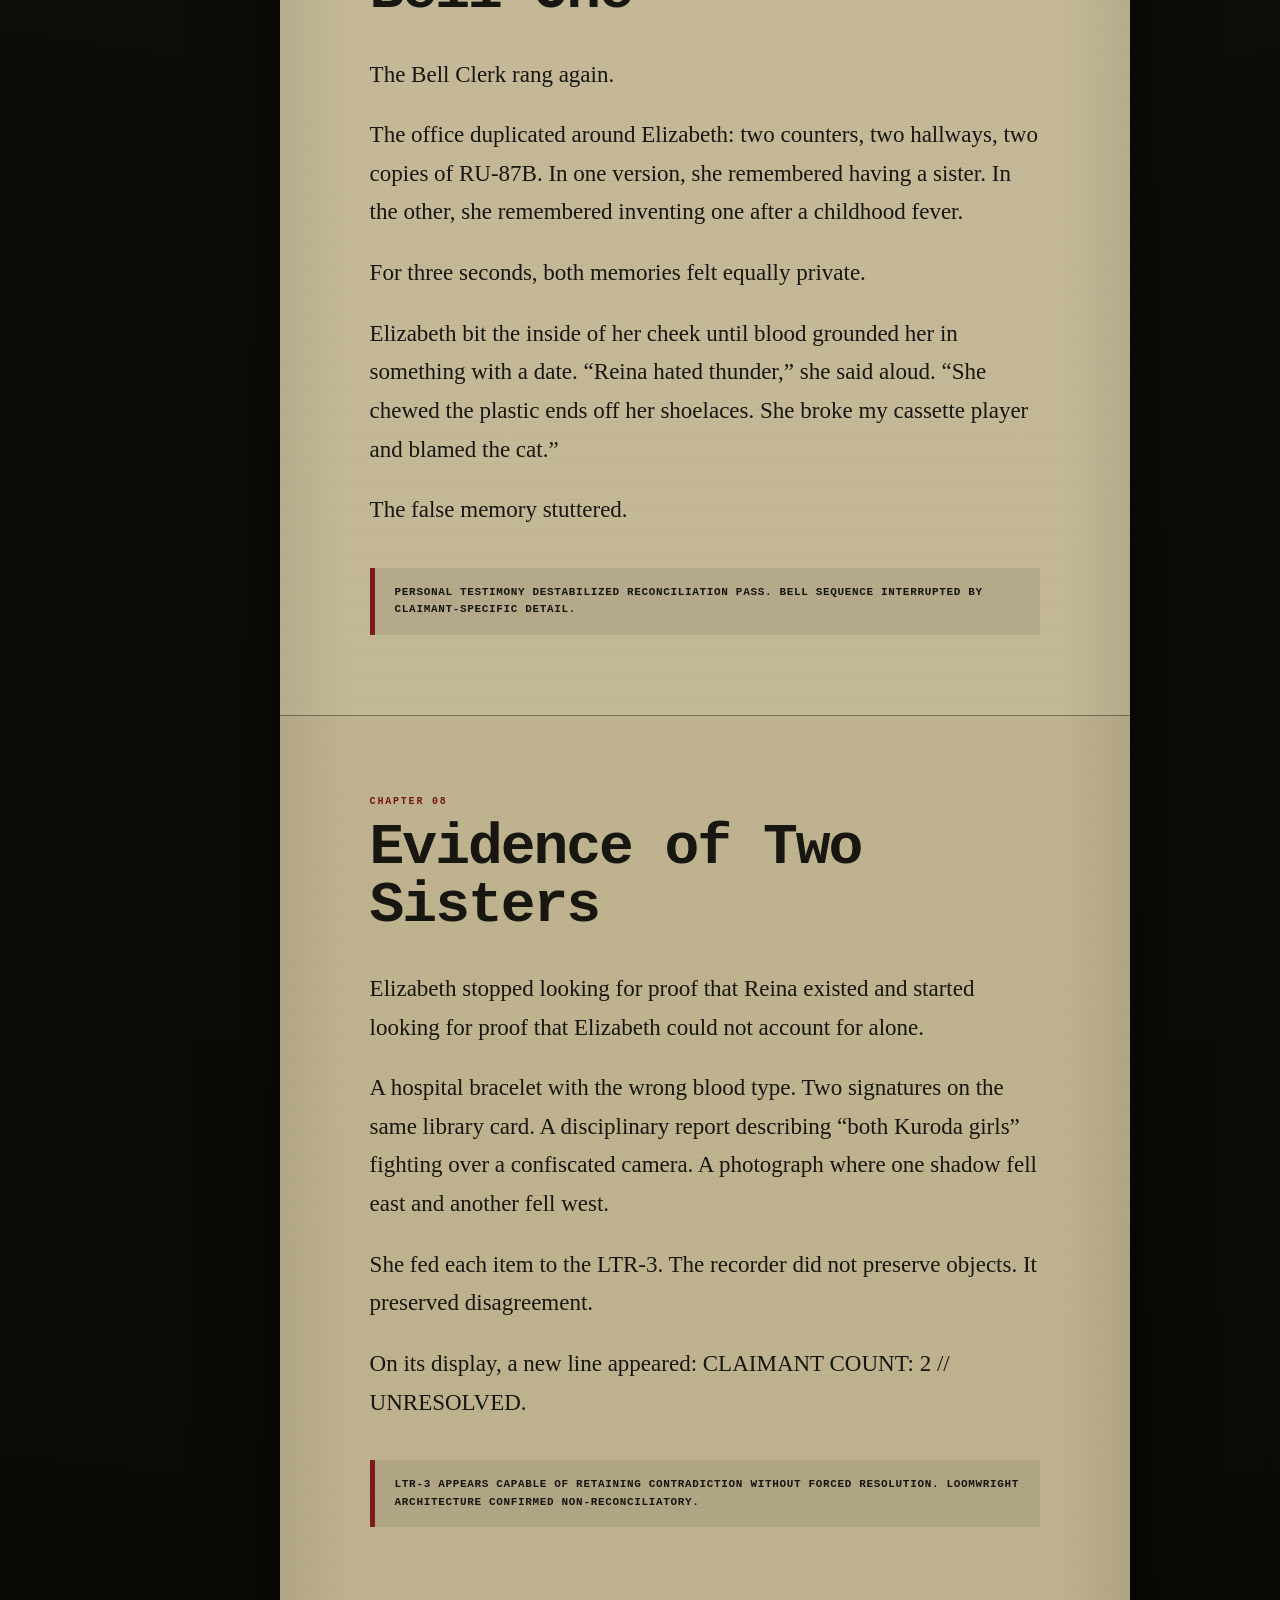
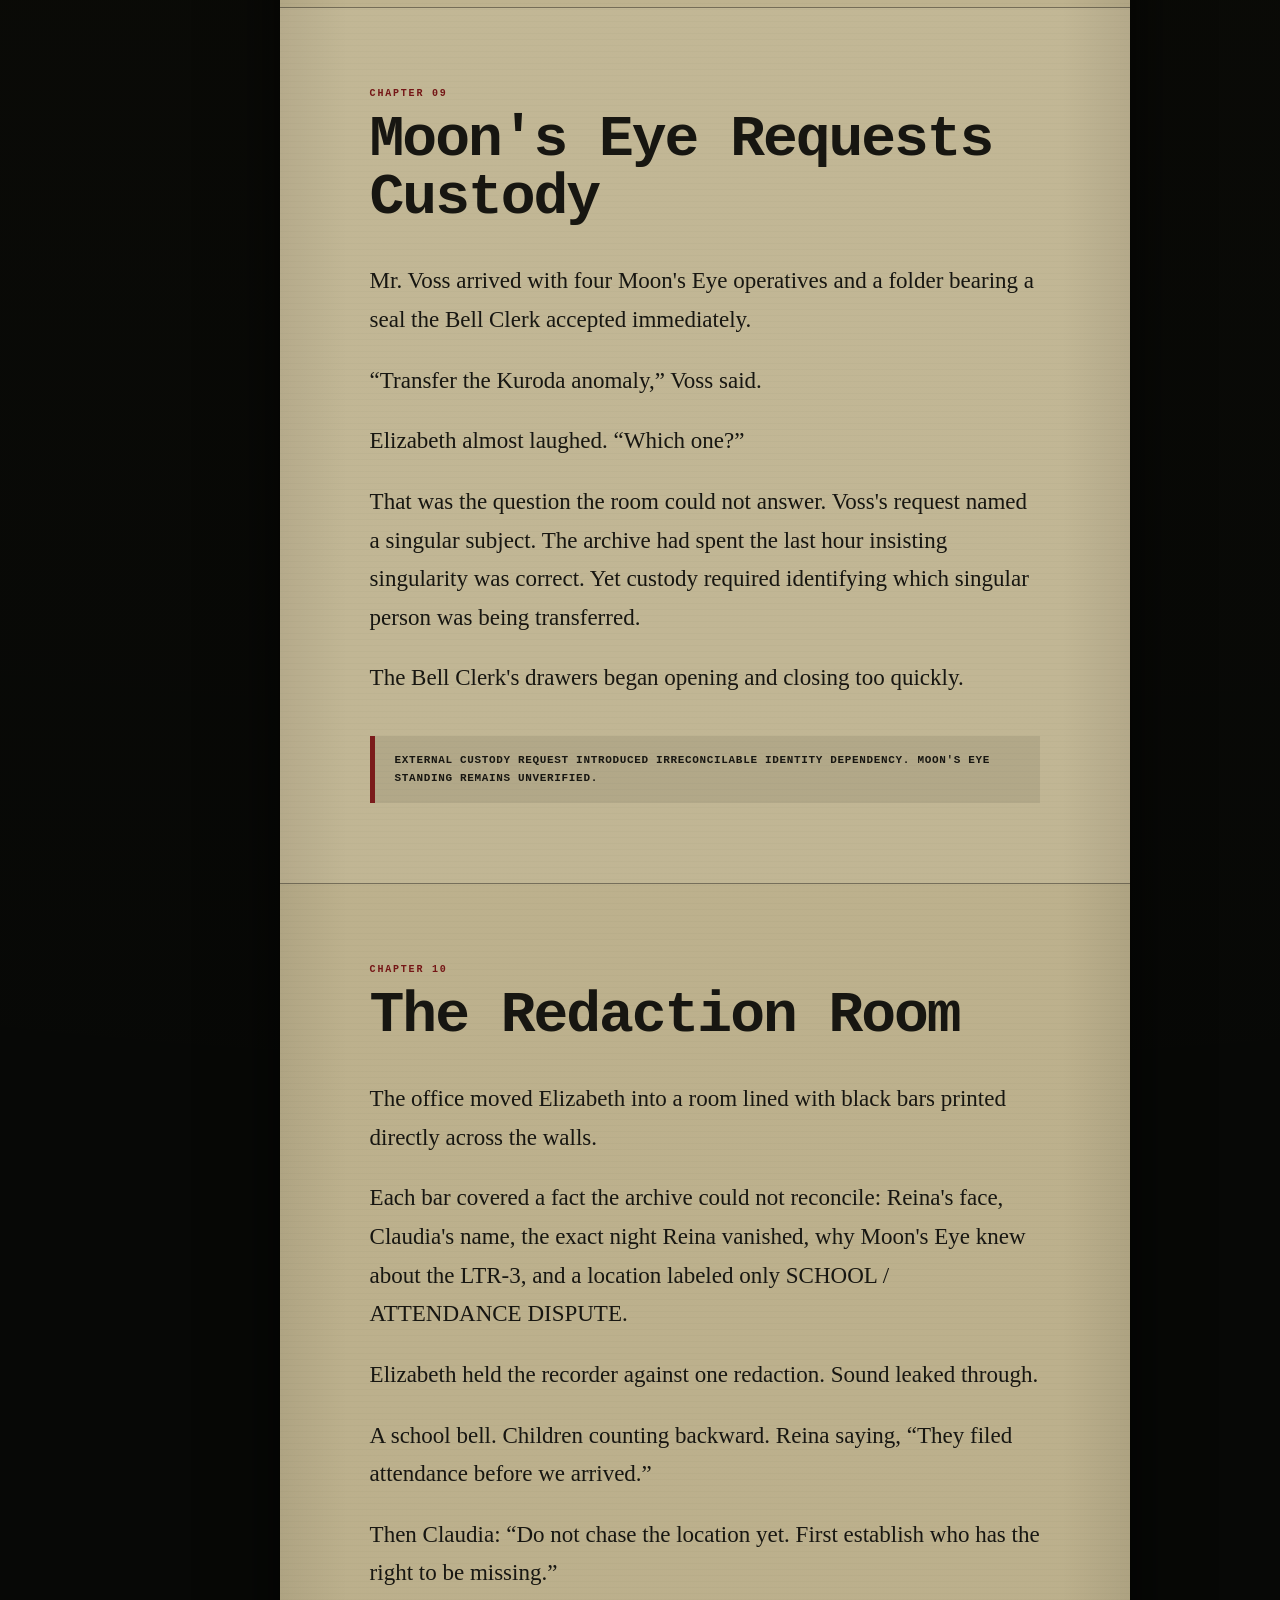
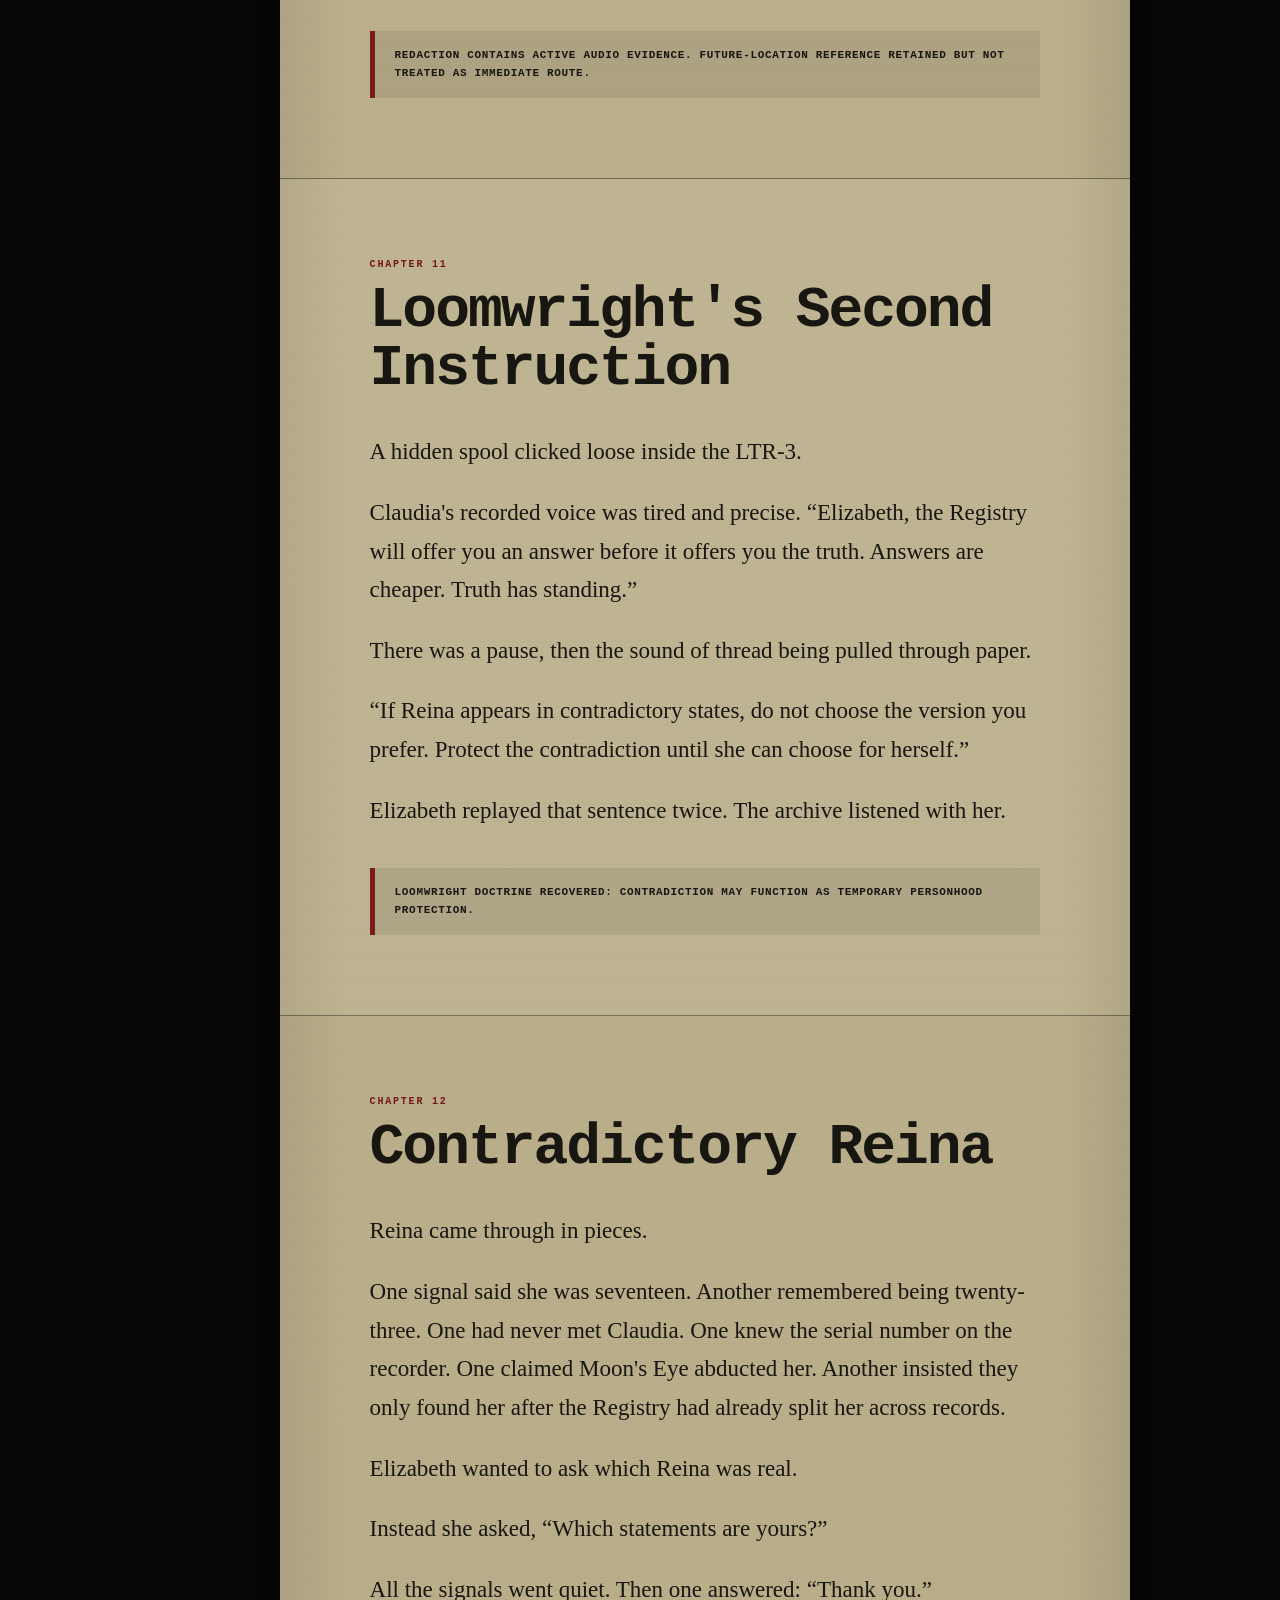
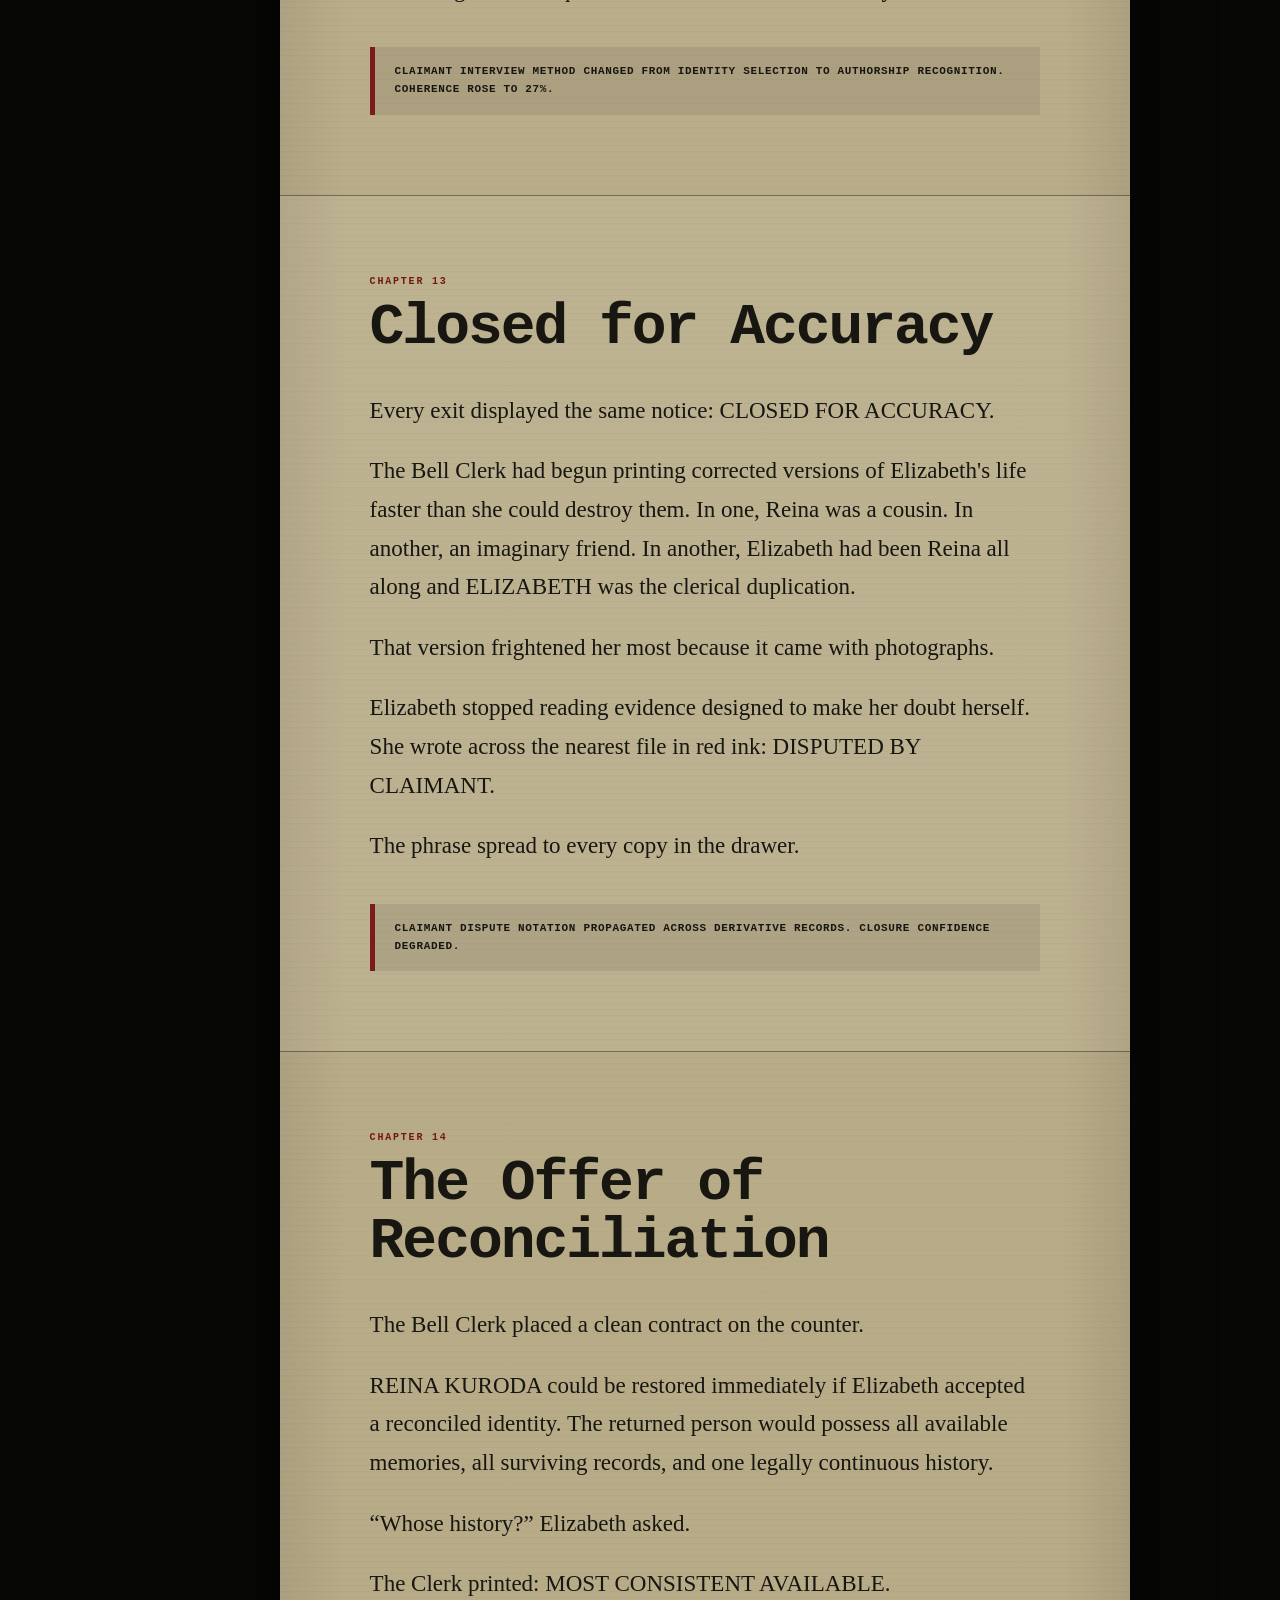
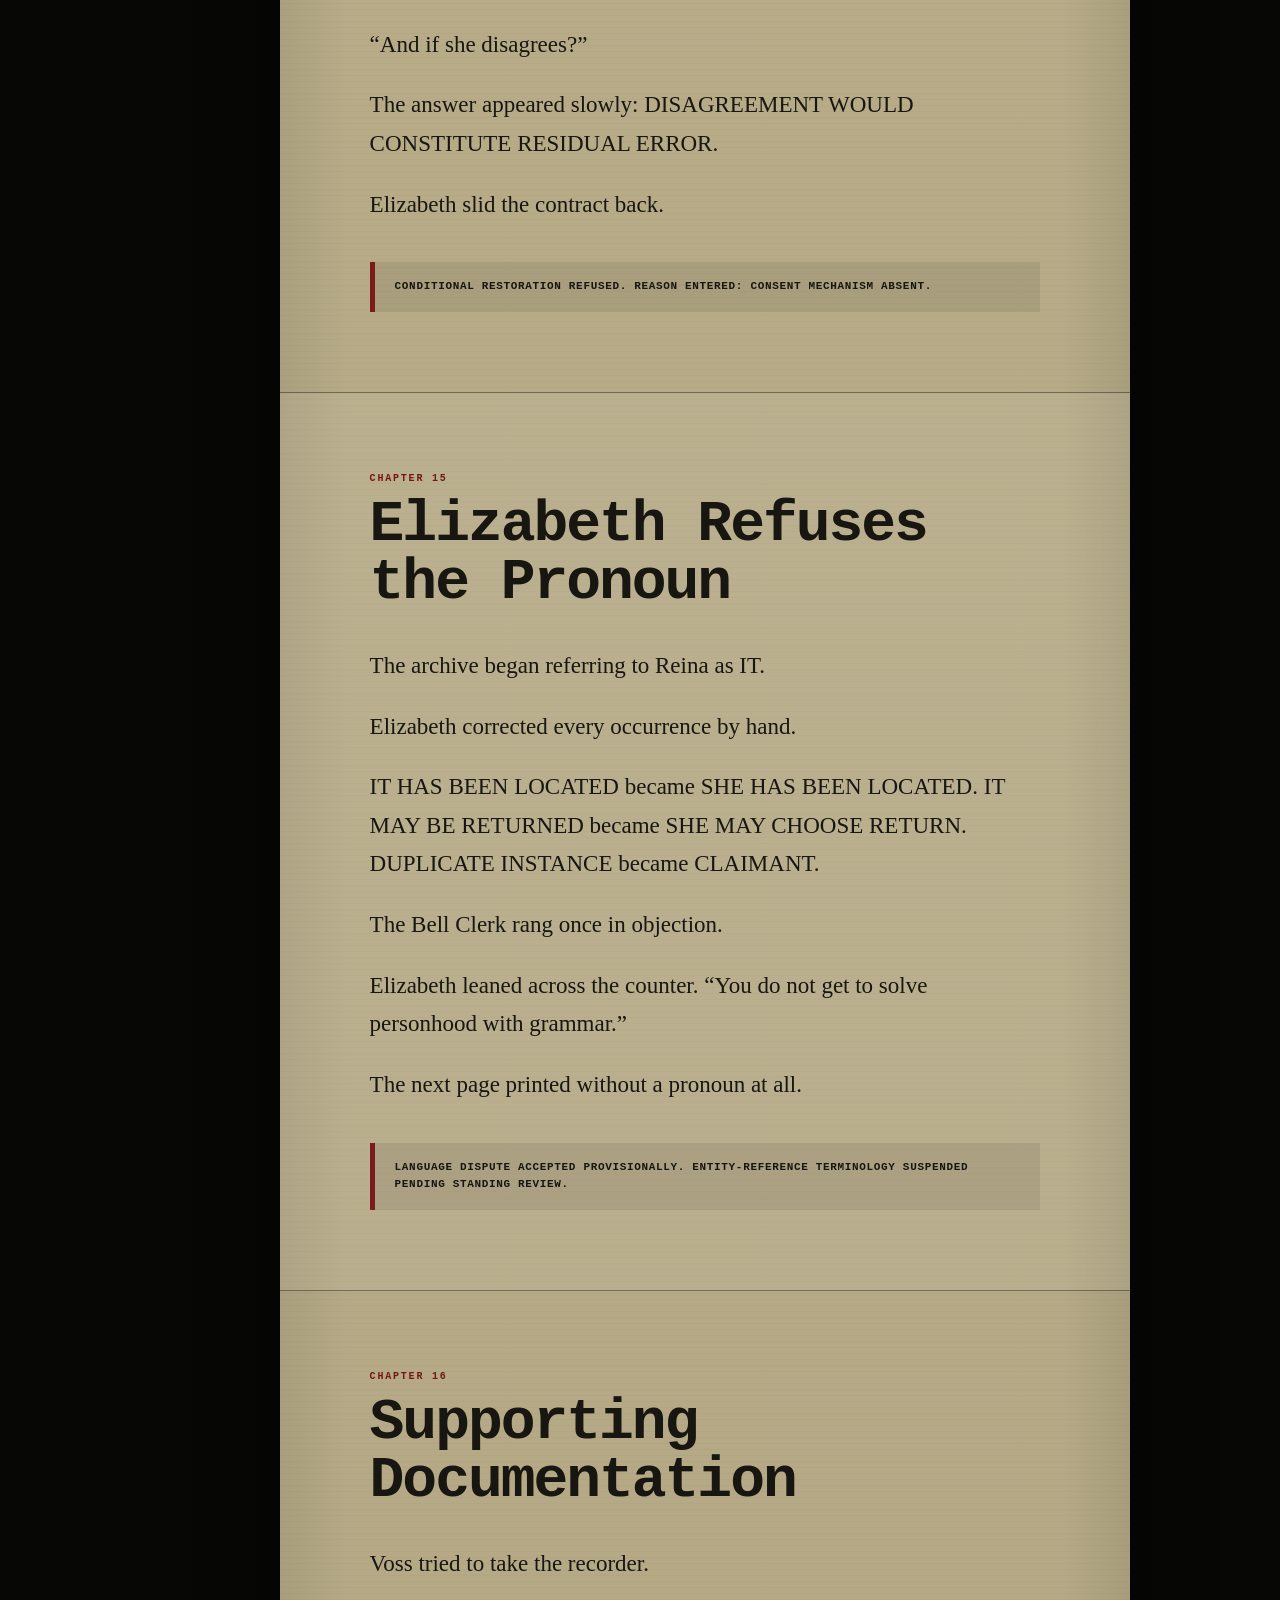
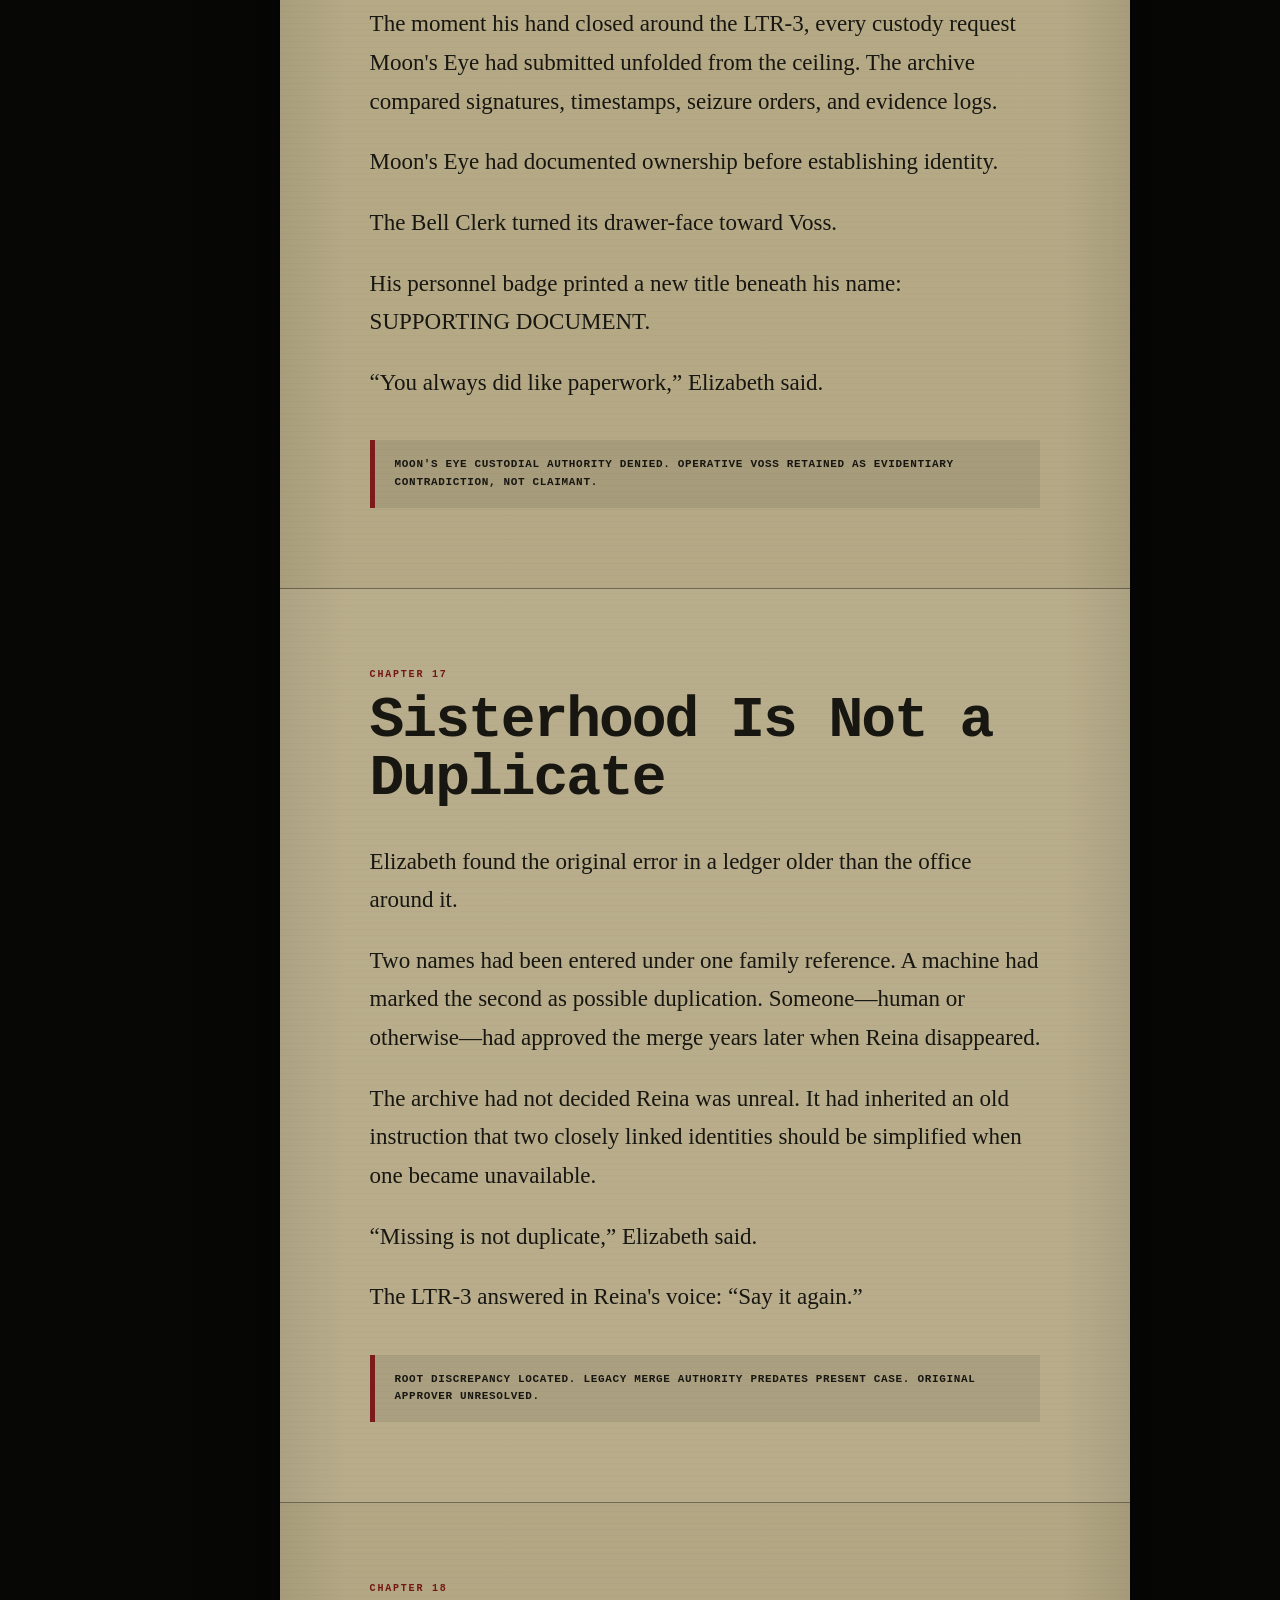
<file: files/elizabeth-kuroda/index.html>
<!doctype html>
<html lang="en">
<head>
<meta charset="utf-8">
<meta name="viewport" content="width=device-width,initial-scale=1,viewport-fit=cover">
<meta name="theme-color" content="#050604">
<title>PS-014 // The Bell Clerk</title>
<link rel="stylesheet" href="../_shared/casefile.css">
</head>
<body>
<div class="grain"></div>
<header class="case-header">
  <a class="back" href="../">← RETURN TO CLASSIFIED FILE ROOT</a>
  <div class="clearance">CLEARANCE: ACCEPTED // FILE PS-014</div>
</header>

<div class="case-layout">
  <aside class="metadata">
    <div class="brand">REG-U</div>
    <p class="unit">REGISTRY OF EXISTENTIAL GOVERNANCE</p>
    <hr>
    <label>SUBJECT FILE</label><strong>PS-014</strong>
    <label>CASE TITLE</label><b>THE BELL CLERK</b>
    <label>STATUS</label><b class="active">RECONCILIATION PENDING</b>
    <label>CLAIMANT</label><b>ELIZABETH KURODA</b>
    <label>DISPUTED CLAIMANT</label><b>REINA KURODA</b>
    <label>DEVICE</label><b>LTR-3 LIMINAL THREAD RECORDER</b>
    <label>DEVICE AUTHOR</label><b>CLAUDIA LOOMWRIGHT</b>
    <label>EXTERNAL INTEREST</label><b>MOON'S EYE</b>
    <div class="doctrine">A RECORD MAY DESCRIBE A PERSON.<br>A RECORD MAY NOT REPLACE ONE.<br>RECONCILIATION REQUIRES CONSENT.</div>
    <button id="tocToggle" type="button">OPEN CHAPTER INDEX</button>
  </aside>

  <main class="document">
    <section class="cover">
      <div class="cover-art"><img src="../../dossiers/elizabeth-kuroda/ps014-bell-clerk.jpeg" alt="The Bell Clerk case artwork"></div>
      <p class="classification">CLASSIFIED PROCEDURAL HORROR // 25-CHAPTER CLAIMANT RECORD</p>
      <h1>THE BELL CLERK:<br><span>RECONCILIATION PENDING</span></h1>
      <blockquote>Elizabeth Kuroda entered looking for her sister. The archive attempted to solve the discrepancy by deciding there had only ever been one of them.</blockquote>
      <div class="filed">FILE OPEN // CLOSURE DENIED</div>
    </section>

    <article class="chapter" id="chapter-01" data-chapter="01">
      <div class="chapter-index">CHAPTER 01</div><h2>The Room Without Corners</h2>
      <p>The Moon's Eye safehouse had no visible door from the inside. Elizabeth Kuroda found the exit by watching her cigarette smoke. Every time she crossed the south wall, the smoke bent left around something the room insisted was not there.</p>
      <p>Thirty-six hours of questions had produced nothing useful. They asked where Reina was. Elizabeth asked the same question back. Neither side believed the other.</p>
      <p>In her coat pocket sat Claudia Loomwright's LTR-3, a black recorder wrapped in stitched velvet and brass wire. Claudia's last instruction had been simple: “When the world starts pretending it is normal, record what it forgets to hide.” Elizabeth switched it on and walked through the wall.</p>
      <div class="record-note">Moon's Eye detention ended without authorization. LTR-3 activation preceded spatial disagreement by eleven seconds.</div>
    </article>

    <article class="chapter" id="chapter-02" data-chapter="02">
      <div class="chapter-index">CHAPTER 02</div><h2>Office of Reconciliation</h2>
      <p>Three blocks later, the city had changed professions. Storefronts became counters. Apartment windows became document slots. Every street sign pointed toward INFORMATION / RECORDS / RECONCILIATION.</p>
      <p>The office at the end of the block looked temporary in the way graves look temporary before the stone arrives. Inside, a clerk sat behind a brass bell. Its coat was immaculate. Its head was a narrow tower of file drawers, each labeled in a handwriting Elizabeth recognized and did not.</p>
      <p>One drawer read ELIZABETH KURODA. Another read REINA KURODA. A third, between them, read DUPLICATE ENTRY.</p>
      <div class="record-note">PS-014 first visual contact. Bell Clerk classification remains administrative, not biological.</div>
    </article>

    <article class="chapter" id="chapter-03" data-chapter="03">
      <div class="chapter-index">CHAPTER 03</div><h2>State Your Purpose in Numeric Terms</h2>
      <p>A form slid beneath the glass. RU-87B asked for Elizabeth's name, last verified memory, current claimant count, and the number of people represented by her purpose.</p>
      <p>She wrote: TWO.</p>
      <p>The paper rejected the ink. A new line typed itself beneath her answer: DISCREPANCY DETECTED. VERIFIED CLAIMANT COUNT: ONE.</p>
      <p>The Bell Clerk tapped the bell once. Somewhere behind the walls, thousands of pages turned toward the same conclusion.</p>
      <div class="record-note">Initial reconciliation attempt began after claimant count conflict. Subject refused correction.</div>
    </article>

    <article class="chapter" id="chapter-04" data-chapter="04">
      <div class="chapter-index">CHAPTER 04</div><h2>Sister on Channel Three</h2>
      <p>The LTR-3 warmed against Elizabeth's ribs. Its spool rotated though no tape had been loaded. Static gathered into breath.</p>
      <p>“Liz?” Reina's voice came through thin enough to cut with. “Do not let it make us agree.”</p>
      <p>Elizabeth stared at the third drawer. DUPLICATE ENTRY had changed to RECONCILIATION CANDIDATE.</p>
      <p>“Where are you?” she asked.</p>
      <p>“In every version that says you came alone.”</p>
      <div class="record-note">LTR-3 contact established. Reina Kuroda coherence: 12%. Source distributed across conflicting records.</div>
    </article>

    <article class="chapter" id="chapter-05" data-chapter="05">
      <div class="chapter-index">CHAPTER 05</div><h2>Duplicate Claimant</h2>
      <p>The archive did not attack Elizabeth. It corrected her.</p>
      <p>Childhood photographs appeared in wall files with Reina erased. School attendance sheets listed one Kuroda daughter. Medical records moved injuries from Reina's body onto Elizabeth's. A birthday card in their mother's handwriting changed from GIRLS to GIRL while Elizabeth watched.</p>
      <p>The horror was not that the evidence looked false. It was that every altered record looked old.</p>
      <p>“That is not reconciliation,” Elizabeth said.</p>
      <p>The Bell Clerk printed: DIFFERENCE WITHOUT DOCUMENTATION IS ERROR.</p>
      <div class="record-note">Archive method confirmed: discrepancy reduction through identity consolidation.</div>
    </article>

    <article class="chapter" id="chapter-06" data-chapter="06">
      <div class="chapter-index">CHAPTER 06</div><h2>The File That Says She Died</h2>
      <p>Elizabeth found Reina's death certificate in a drawer marked RESOLVED.</p>
      <p>The date changed every time she blinked. Cause of death rotated between exposure, drowning, administrative transfer, and NOT APPLICABLE. The signature at the bottom belonged to Elizabeth.</p>
      <p>She had never signed it.</p>
      <p>The LTR-3 whispered, “That one is trying to become true because it is complete.”</p>
      <p>Elizabeth tore the certificate in half. Both halves remained legally intact.</p>
      <div class="record-note">Completion pressure observed. Documentary completeness may increase ontological authority.</div>
    </article>

    <article class="chapter" id="chapter-07" data-chapter="07">
      <div class="chapter-index">CHAPTER 07</div><h2>Bell One</h2>
      <p>The Bell Clerk rang again.</p>
      <p>The office duplicated around Elizabeth: two counters, two hallways, two copies of RU-87B. In one version, she remembered having a sister. In the other, she remembered inventing one after a childhood fever.</p>
      <p>For three seconds, both memories felt equally private.</p>
      <p>Elizabeth bit the inside of her cheek until blood grounded her in something with a date. “Reina hated thunder,” she said aloud. “She chewed the plastic ends off her shoelaces. She broke my cassette player and blamed the cat.”</p>
      <p>The false memory stuttered.</p>
      <div class="record-note">Personal testimony destabilized reconciliation pass. Bell sequence interrupted by claimant-specific detail.</div>
    </article>

    <article class="chapter" id="chapter-08" data-chapter="08">
      <div class="chapter-index">CHAPTER 08</div><h2>Evidence of Two Sisters</h2>
      <p>Elizabeth stopped looking for proof that Reina existed and started looking for proof that Elizabeth could not account for alone.</p>
      <p>A hospital bracelet with the wrong blood type. Two signatures on the same library card. A disciplinary report describing “both Kuroda girls” fighting over a confiscated camera. A photograph where one shadow fell east and another fell west.</p>
      <p>She fed each item to the LTR-3. The recorder did not preserve objects. It preserved disagreement.</p>
      <p>On its display, a new line appeared: CLAIMANT COUNT: 2 // UNRESOLVED.</p>
      <div class="record-note">LTR-3 appears capable of retaining contradiction without forced resolution. Loomwright architecture confirmed non-reconciliatory.</div>
    </article>

    <article class="chapter" id="chapter-09" data-chapter="09">
      <div class="chapter-index">CHAPTER 09</div><h2>Moon's Eye Requests Custody</h2>
      <p>Mr. Voss arrived with four Moon's Eye operatives and a folder bearing a seal the Bell Clerk accepted immediately.</p>
      <p>“Transfer the Kuroda anomaly,” Voss said.</p>
      <p>Elizabeth almost laughed. “Which one?”</p>
      <p>That was the question the room could not answer. Voss's request named a singular subject. The archive had spent the last hour insisting singularity was correct. Yet custody required identifying which singular person was being transferred.</p>
      <p>The Bell Clerk's drawers began opening and closing too quickly.</p>
      <div class="record-note">External custody request introduced irreconcilable identity dependency. Moon's Eye standing remains unverified.</div>
    </article>

    <article class="chapter" id="chapter-10" data-chapter="10">
      <div class="chapter-index">CHAPTER 10</div><h2>The Redaction Room</h2>
      <p>The office moved Elizabeth into a room lined with black bars printed directly across the walls.</p>
      <p>Each bar covered a fact the archive could not reconcile: Reina's face, Claudia's name, the exact night Reina vanished, why Moon's Eye knew about the LTR-3, and a location labeled only SCHOOL / ATTENDANCE DISPUTE.</p>
      <p>Elizabeth held the recorder against one redaction. Sound leaked through.</p>
      <p>A school bell. Children counting backward. Reina saying, “They filed attendance before we arrived.”</p>
      <p>Then Claudia: “Do not chase the location yet. First establish who has the right to be missing.”</p>
      <div class="record-note">Redaction contains active audio evidence. Future-location reference retained but not treated as immediate route.</div>
    </article>

    <article class="chapter" id="chapter-11" data-chapter="11">
      <div class="chapter-index">CHAPTER 11</div><h2>Loomwright's Second Instruction</h2>
      <p>A hidden spool clicked loose inside the LTR-3.</p>
      <p>Claudia's recorded voice was tired and precise. “Elizabeth, the Registry will offer you an answer before it offers you the truth. Answers are cheaper. Truth has standing.”</p>
      <p>There was a pause, then the sound of thread being pulled through paper.</p>
      <p>“If Reina appears in contradictory states, do not choose the version you prefer. Protect the contradiction until she can choose for herself.”</p>
      <p>Elizabeth replayed that sentence twice. The archive listened with her.</p>
      <div class="record-note">Loomwright doctrine recovered: contradiction may function as temporary personhood protection.</div>
    </article>

    <article class="chapter" id="chapter-12" data-chapter="12">
      <div class="chapter-index">CHAPTER 12</div><h2>Contradictory Reina</h2>
      <p>Reina came through in pieces.</p>
      <p>One signal said she was seventeen. Another remembered being twenty-three. One had never met Claudia. One knew the serial number on the recorder. One claimed Moon's Eye abducted her. Another insisted they only found her after the Registry had already split her across records.</p>
      <p>Elizabeth wanted to ask which Reina was real.</p>
      <p>Instead she asked, “Which statements are yours?”</p>
      <p>All the signals went quiet. Then one answered: “Thank you.”</p>
      <div class="record-note">Claimant interview method changed from identity selection to authorship recognition. Coherence rose to 27%.</div>
    </article>

    <article class="chapter" id="chapter-13" data-chapter="13">
      <div class="chapter-index">CHAPTER 13</div><h2>Closed for Accuracy</h2>
      <p>Every exit displayed the same notice: CLOSED FOR ACCURACY.</p>
      <p>The Bell Clerk had begun printing corrected versions of Elizabeth's life faster than she could destroy them. In one, Reina was a cousin. In another, an imaginary friend. In another, Elizabeth had been Reina all along and ELIZABETH was the clerical duplication.</p>
      <p>That version frightened her most because it came with photographs.</p>
      <p>Elizabeth stopped reading evidence designed to make her doubt herself. She wrote across the nearest file in red ink: DISPUTED BY CLAIMANT.</p>
      <p>The phrase spread to every copy in the drawer.</p>
      <div class="record-note">Claimant dispute notation propagated across derivative records. Closure confidence degraded.</div>
    </article>

    <article class="chapter" id="chapter-14" data-chapter="14">
      <div class="chapter-index">CHAPTER 14</div><h2>The Offer of Reconciliation</h2>
      <p>The Bell Clerk placed a clean contract on the counter.</p>
      <p>REINA KURODA could be restored immediately if Elizabeth accepted a reconciled identity. The returned person would possess all available memories, all surviving records, and one legally continuous history.</p>
      <p>“Whose history?” Elizabeth asked.</p>
      <p>The Clerk printed: MOST CONSISTENT AVAILABLE.</p>
      <p>“And if she disagrees?”</p>
      <p>The answer appeared slowly: DISAGREEMENT WOULD CONSTITUTE RESIDUAL ERROR.</p>
      <p>Elizabeth slid the contract back.</p>
      <div class="record-note">Conditional restoration refused. Reason entered: consent mechanism absent.</div>
    </article>

    <article class="chapter" id="chapter-15" data-chapter="15">
      <div class="chapter-index">CHAPTER 15</div><h2>Elizabeth Refuses the Pronoun</h2>
      <p>The archive began referring to Reina as IT.</p>
      <p>Elizabeth corrected every occurrence by hand.</p>
      <p>IT HAS BEEN LOCATED became SHE HAS BEEN LOCATED. IT MAY BE RETURNED became SHE MAY CHOOSE RETURN. DUPLICATE INSTANCE became CLAIMANT.</p>
      <p>The Bell Clerk rang once in objection.</p>
      <p>Elizabeth leaned across the counter. “You do not get to solve personhood with grammar.”</p>
      <p>The next page printed without a pronoun at all.</p>
      <div class="record-note">Language dispute accepted provisionally. Entity-reference terminology suspended pending standing review.</div>
    </article>

    <article class="chapter" id="chapter-16" data-chapter="16">
      <div class="chapter-index">CHAPTER 16</div><h2>Supporting Documentation</h2>
      <p>Voss tried to take the recorder.</p>
      <p>The moment his hand closed around the LTR-3, every custody request Moon's Eye had submitted unfolded from the ceiling. The archive compared signatures, timestamps, seizure orders, and evidence logs.</p>
      <p>Moon's Eye had documented ownership before establishing identity.</p>
      <p>The Bell Clerk turned its drawer-face toward Voss.</p>
      <p>His personnel badge printed a new title beneath his name: SUPPORTING DOCUMENT.</p>
      <p>“You always did like paperwork,” Elizabeth said.</p>
      <div class="record-note">Moon's Eye custodial authority denied. Operative Voss retained as evidentiary contradiction, not claimant.</div>
    </article>

    <article class="chapter" id="chapter-17" data-chapter="17">
      <div class="chapter-index">CHAPTER 17</div><h2>Sisterhood Is Not a Duplicate</h2>
      <p>Elizabeth found the original error in a ledger older than the office around it.</p>
      <p>Two names had been entered under one family reference. A machine had marked the second as possible duplication. Someone—human or otherwise—had approved the merge years later when Reina disappeared.</p>
      <p>The archive had not decided Reina was unreal. It had inherited an old instruction that two closely linked identities should be simplified when one became unavailable.</p>
      <p>“Missing is not duplicate,” Elizabeth said.</p>
      <p>The LTR-3 answered in Reina's voice: “Say it again.”</p>
      <div class="record-note">Root discrepancy located. Legacy merge authority predates present case. Original approver unresolved.</div>
    </article>

    <article class="chapter" id="chapter-18" data-chapter="18">
      <div class="chapter-index">CHAPTER 18</div><h2>The Hearing Without Consent</h2>
      <p>The office assembled itself into a hearing room.</p>
      <p>No jury appeared. No judge. Only the Bell Clerk, Elizabeth, the recorder, and thousands of documents arranged in ascending confidence.</p>
      <p>The Clerk asked whether Elizabeth could prove Reina existed independently of Elizabeth's memory.</p>
      <p>Elizabeth answered with the only useful question left. “Can you prove she consented to being reconciled into me?”</p>
      <p>The room went still.</p>
      <p>For the first time, the Bell Clerk did not have a form ready.</p>
      <div class="record-note">Burden of proof challenged. Reconciliation authority unable to produce claimant consent.</div>
    </article>

    <article class="chapter" id="chapter-19" data-chapter="19">
      <div class="chapter-index">CHAPTER 19</div><h2>Do Not Ring</h2>
      <p>The brass bell sat between them.</p>
      <p>A new form stated that ringing it would constitute acceptance of the Registry's final determination. Elizabeth picked it up.</p>
      <p>Every file drawer opened.</p>
      <p>“Liz,” Reina whispered through the recorder, “don't.”</p>
      <p>Elizabeth turned the bell upside down and placed it over the Clerk's stamp pad.</p>
      <p>“I'm not accepting your answer,” she said. “I'm preventing you from filing it.”</p>
      <div class="record-note">Bell function obstructed without activation. Final-determination sequence suspended.</div>
    </article>

    <article class="chapter" id="chapter-20" data-chapter="20">
      <div class="chapter-index">CHAPTER 20</div><h2>Chain of Custody</h2>
      <p>The archive responded by showing Elizabeth everywhere Reina had been recorded since her disappearance.</p>
      <p>A Moon's Eye intake room. A hospital corridor that did not exist on municipal plans. A classroom where attendance sheets listed students before birth. A Registry shelf labeled UNRESOLVED RELATIONS. A dark room full of voices answering to names they had once loved.</p>
      <p>None of the scenes proved custody. They proved transfer.</p>
      <p>Reina had been moved through systems that treated continuity as property.</p>
      <p>Elizabeth wrote another phrase across RU-87B: OWNERSHIP DENIED.</p>
      <div class="record-note">Custody chain established as discontinuous and unauthorized. No single authority can demonstrate lawful possession.</div>
    </article>

    <article class="chapter" id="chapter-21" data-chapter="21">
      <div class="chapter-index">CHAPTER 21</div><h2>Reina's Handwriting</h2>
      <p>A sheet of paper emerged from the LTR-3.</p>
      <p>The recorder did not have a printer.</p>
      <p>Elizabeth recognized Reina's handwriting immediately: hurried capitals, backward pressure on the letter R, and the little slash she put through zeroes because she hated ambiguity.</p>
      <p>I AM NOT THE VERSION THAT MAKES THE MOST SENSE.</p>
      <p>Underneath it: I AM THE ONE WHO GETS TO ANSWER.</p>
      <p>The Bell Clerk read the page three times.</p>
      <div class="record-note">Direct claimant-authored statement received. Authorship confidence exceeds all reconciled derivative records.</div>
    </article>

    <article class="chapter" id="chapter-22" data-chapter="22">
      <div class="chapter-index">CHAPTER 22</div><h2>Purpose: Retrieval</h2>
      <p>The Bell Clerk returned Form RU-87B.</p>
      <p>PURPOSE IN NUMERIC TERMS remained blank.</p>
      <p>Elizabeth crossed out NUMERIC TERMS.</p>
      <p>“My purpose is not reconciliation,” she said. “It's retrieval.”</p>
      <p>The form tried to reject the sentence. The LTR-3 held the contradiction open long enough for Reina's handwriting to appear beneath it.</p>
      <p>I CONSENT TO RETRIEVAL. I DO NOT CONSENT TO REPLACEMENT.</p>
      <div class="record-note">Purpose amended by claimant challenge. Retrieval recognized as distinct from reconciliation.</div>
    </article>

    <article class="chapter" id="chapter-23" data-chapter="23">
      <div class="chapter-index">CHAPTER 23</div><h2>Claimant Standing</h2>
      <p>The hearing room began to fail.</p>
      <p>Not violently. Procedurally.</p>
      <p>Forms returned themselves unsigned. Redactions lifted because there was no longer a singular record to protect. The Bell Clerk's central drawer jammed halfway open on the word CLAIMANT.</p>
      <p>Elizabeth placed Reina's handwritten statement on the counter beside her own.</p>
      <p>Two authors. Two refusals. Two people with standing.</p>
      <p>The Clerk printed: RECONCILIATION CANNOT PROCEED WITHOUT UNANIMOUS CLAIMANT CONSENT.</p>
      <div class="record-note">Standing determination: Elizabeth Kuroda verified. Reina Kuroda verified in distributed form. Unanimity absent.</div>
    </article>

    <article class="chapter" id="chapter-24" data-chapter="24">
      <div class="chapter-index">CHAPTER 24</div><h2>Partial Release</h2>
      <p>The archive could not return Reina whole.</p>
      <p>It returned what it could release without choosing for her: a voice, a handprint, the purple canvas from one old shoe, three memories verified by both sisters, and a coordinate Reina had authored herself.</p>
      <p>For one second, a hand appeared against the glass behind the Bell Clerk.</p>
      <p>Elizabeth pressed her palm to it.</p>
      <p>The hand was cold. It pressed back.</p>
      <p>“Not enough,” Elizabeth whispered.</p>
      <p>“No,” Reina said through the recorder. “But mine.”</p>
      <div class="record-note">Partial claimant release completed. Returned material remains self-attributed and non-reconciled.</div>
    </article>

    <article class="chapter" id="chapter-25" data-chapter="25">
      <div class="chapter-index">CHAPTER 25</div><h2>Pending Means Alive</h2>
      <p>Elizabeth woke at dawn in Neon Nights Private Investigations with the LTR-3 smoking on her desk.</p>
      <p>The Moon's Eye safehouse had burned during the night. No bodies were recovered. Twenty-three visitor badges were found in the ashes. Every badge carried the same revised classification: SUPPORTING DOCUMENT.</p>
      <p>On Elizabeth's wall, Reina's photograph remained at the center of the case board. Beneath it sat the coordinate and the words SCHOOL / ATTENDANCE DISPUTE. Not a sequel instruction. A lead. One Reina had chosen to leave.</p>
      <p>A fresh Registry page waited beside the recorder.</p>
      <p>CASE PS-014 // RECONCILIATION PENDING.</p>
      <p>For once, Elizabeth liked the word pending. Pending meant the archive had failed to close her sister. Pending meant no one had been allowed to turn uncertainty into ownership.</p>
      <p>The LTR-3 clicked on.</p>
      <p>Reina whispered, “First bell survived.”</p>
      <p>Elizabeth opened a new evidence envelope and wrote across the front: RETRIEVAL CONTINUES.</p>
      <div class="record-note">FILE STATUS: OPEN. CLOSURE DENIED. CLAIMANT COUNT: TWO. FUTURE CONTACT AUTHORIZED ONLY BY CLAIMANT CONSENT.</div>
    </article>

    <section class="end-record">
      <p>END OF CURRENT RECORD // PS-014</p>
      <h2>RECONCILIATION<br>PENDING.</h2>
      <a href="../">CLOSE DOSSIER</a>
    </section>
  </main>

  <nav class="toc" id="toc" aria-label="Chapter index">
    <div class="toc-head"><span>CASE INDEX</span><button id="tocClose" type="button">×</button></div>
    <a href="#chapter-01"><span>01</span>The Room Without Corners</a>
    <a href="#chapter-02"><span>02</span>Office of Reconciliation</a>
    <a href="#chapter-03"><span>03</span>State Your Purpose in Numeric Terms</a>
    <a href="#chapter-04"><span>04</span>Sister on Channel Three</a>
    <a href="#chapter-05"><span>05</span>Duplicate Claimant</a>
    <a href="#chapter-06"><span>06</span>The File That Says She Died</a>
    <a href="#chapter-07"><span>07</span>Bell One</a>
    <a href="#chapter-08"><span>08</span>Evidence of Two Sisters</a>
    <a href="#chapter-09"><span>09</span>Moon's Eye Requests Custody</a>
    <a href="#chapter-10"><span>10</span>The Redaction Room</a>
    <a href="#chapter-11"><span>11</span>Loomwright's Second Instruction</a>
    <a href="#chapter-12"><span>12</span>Contradictory Reina</a>
    <a href="#chapter-13"><span>13</span>Closed for Accuracy</a>
    <a href="#chapter-14"><span>14</span>The Offer of Reconciliation</a>
    <a href="#chapter-15"><span>15</span>Elizabeth Refuses the Pronoun</a>
    <a href="#chapter-16"><span>16</span>Supporting Documentation</a>
    <a href="#chapter-17"><span>17</span>Sisterhood Is Not a Duplicate</a>
    <a href="#chapter-18"><span>18</span>The Hearing Without Consent</a>
    <a href="#chapter-19"><span>19</span>Do Not Ring</a>
    <a href="#chapter-20"><span>20</span>Chain of Custody</a>
    <a href="#chapter-21"><span>21</span>Reina's Handwriting</a>
    <a href="#chapter-22"><span>22</span>Purpose: Retrieval</a>
    <a href="#chapter-23"><span>23</span>Claimant Standing</a>
    <a href="#chapter-24"><span>24</span>Partial Release</a>
    <a href="#chapter-25"><span>25</span>Pending Means Alive</a>
  </nav>
</div>
<div class="progress"><span id="progressBar"></span></div>
<script src="../../classified-gate.js"></script>
<script src="../_shared/casefile.js"></script>
</body>
</html>
</file>
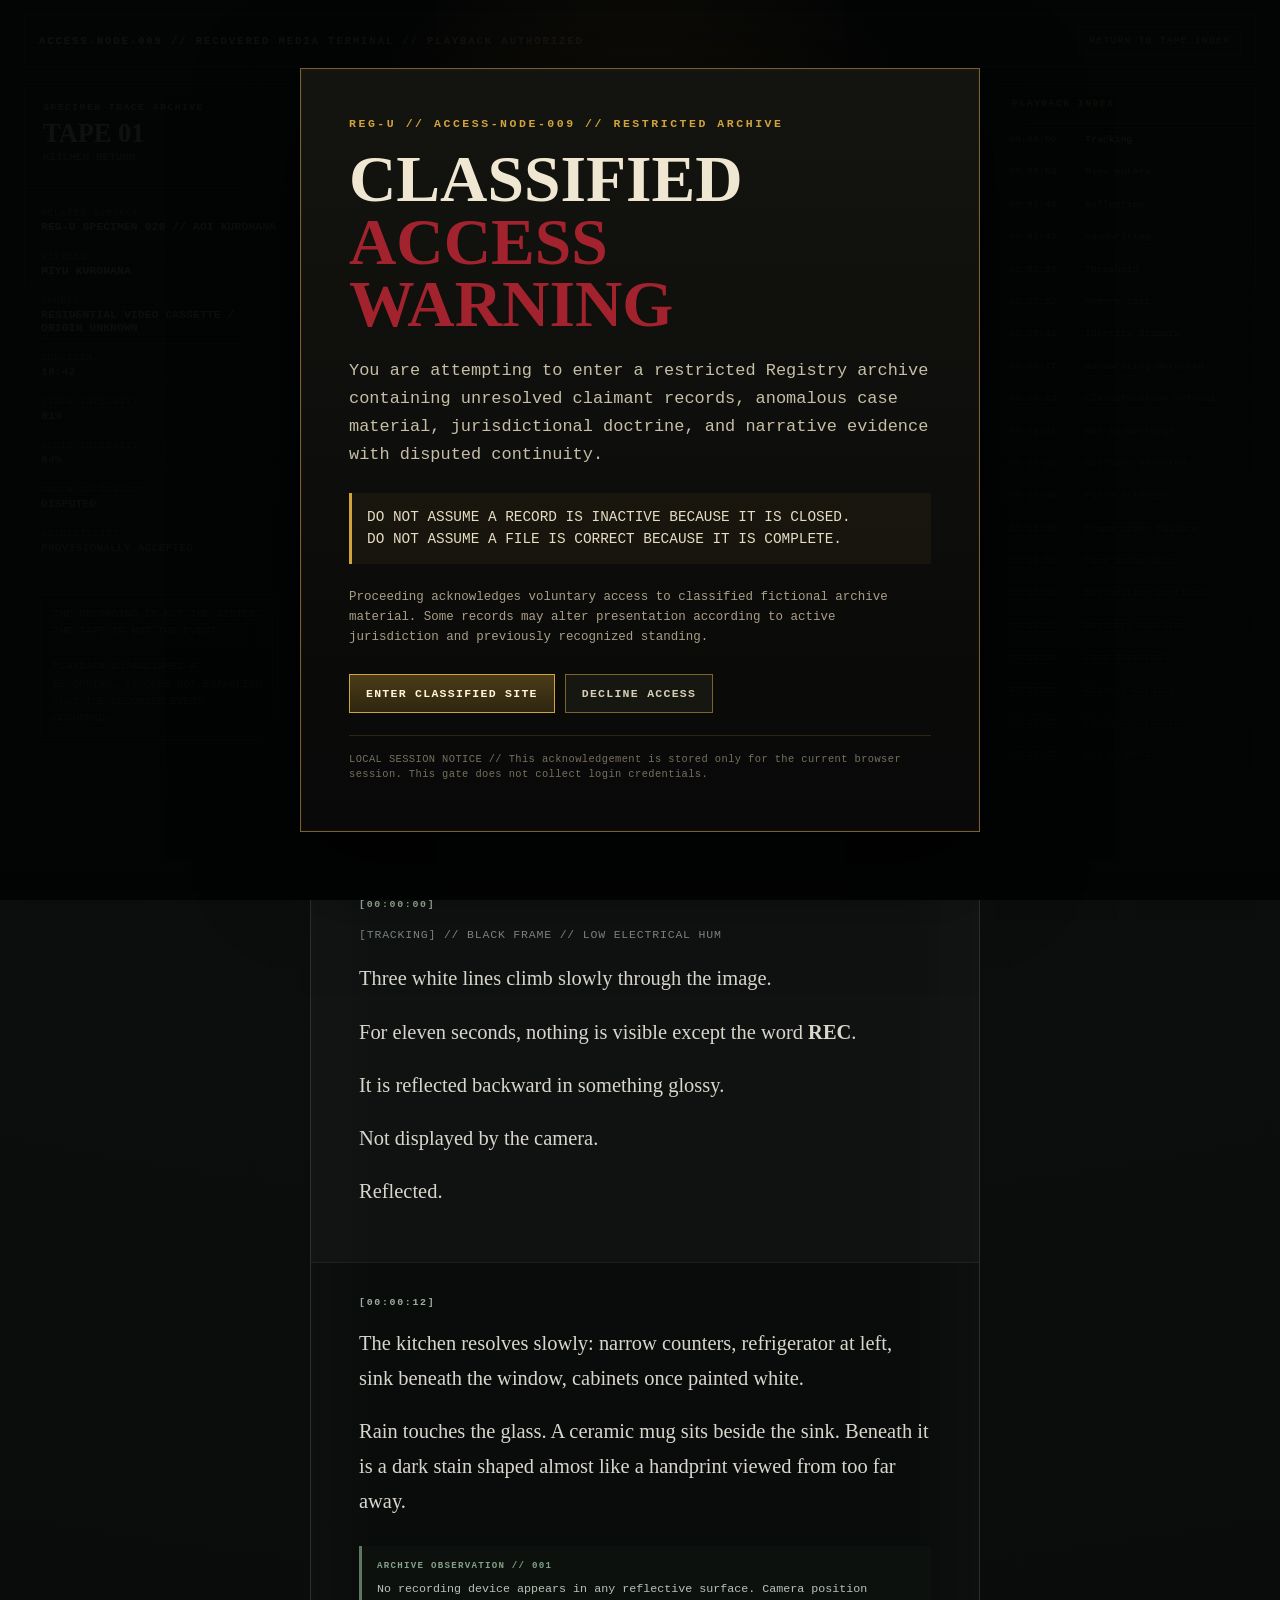
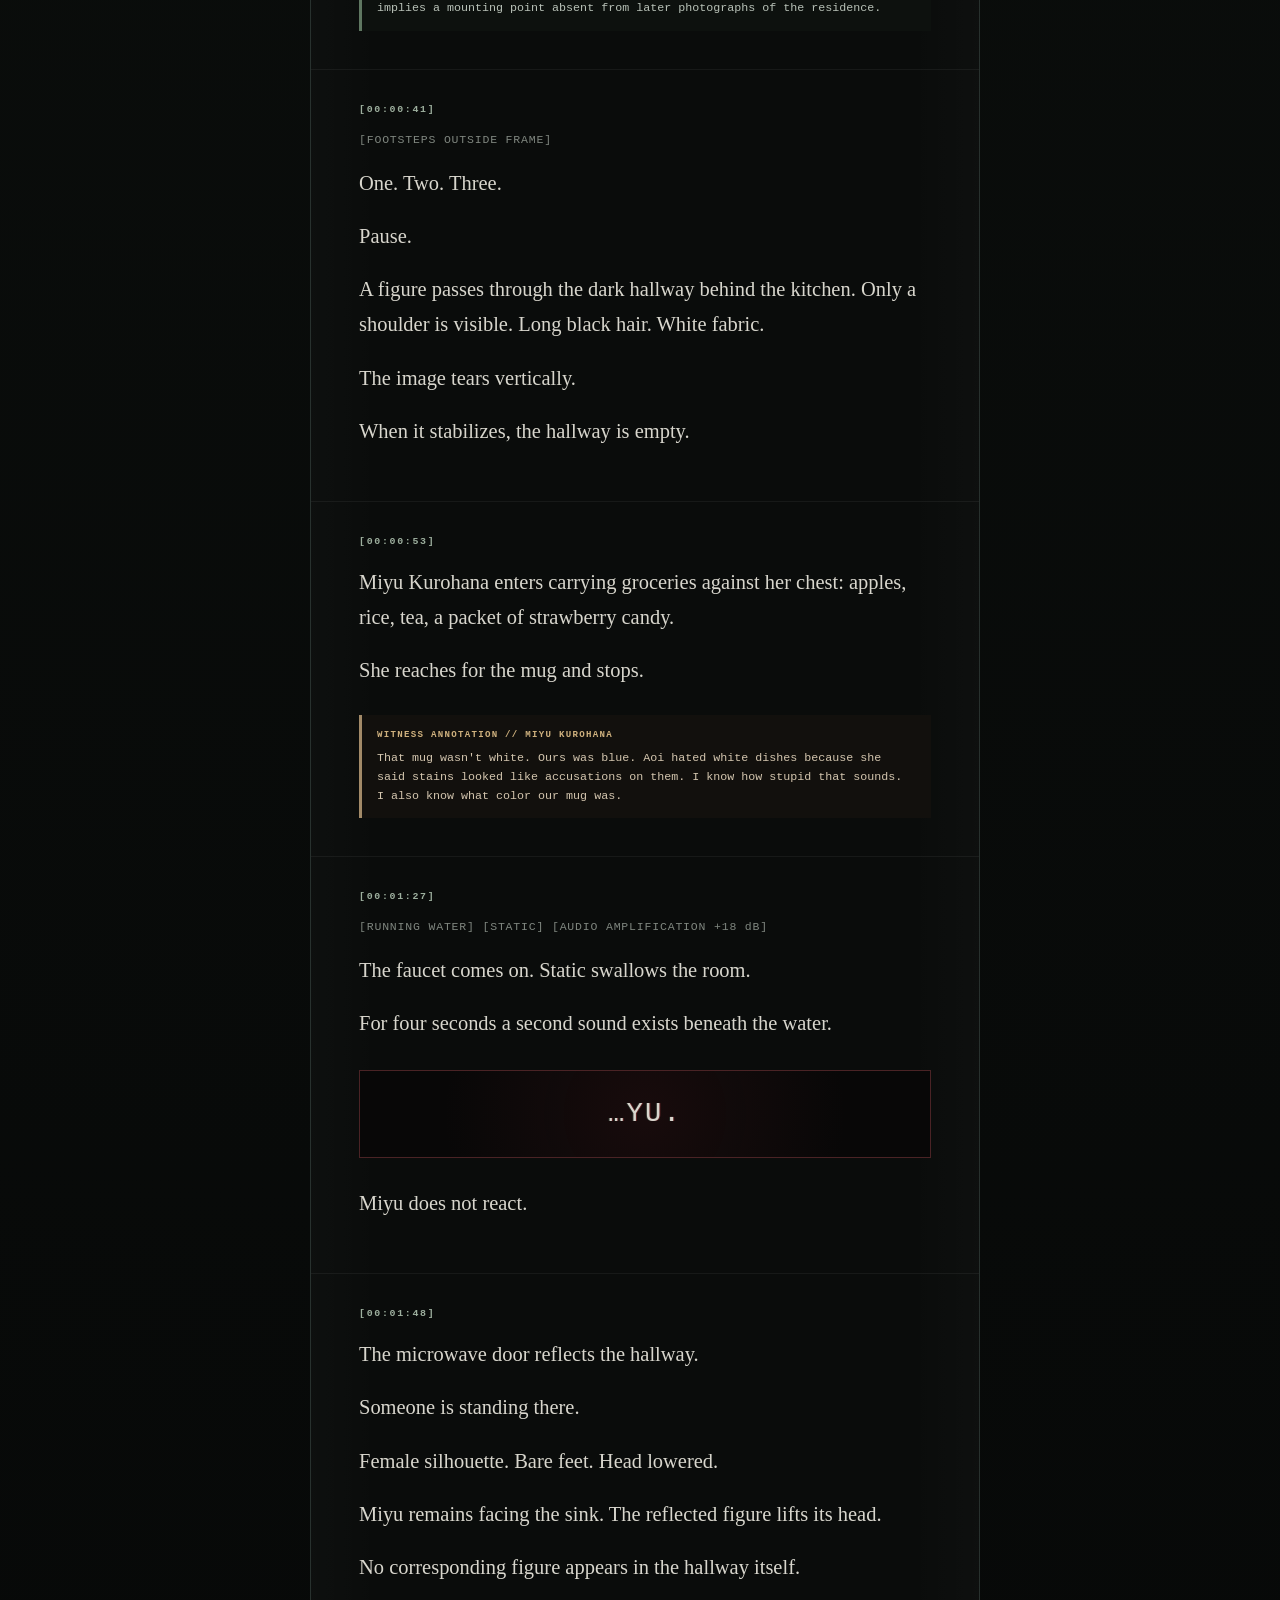
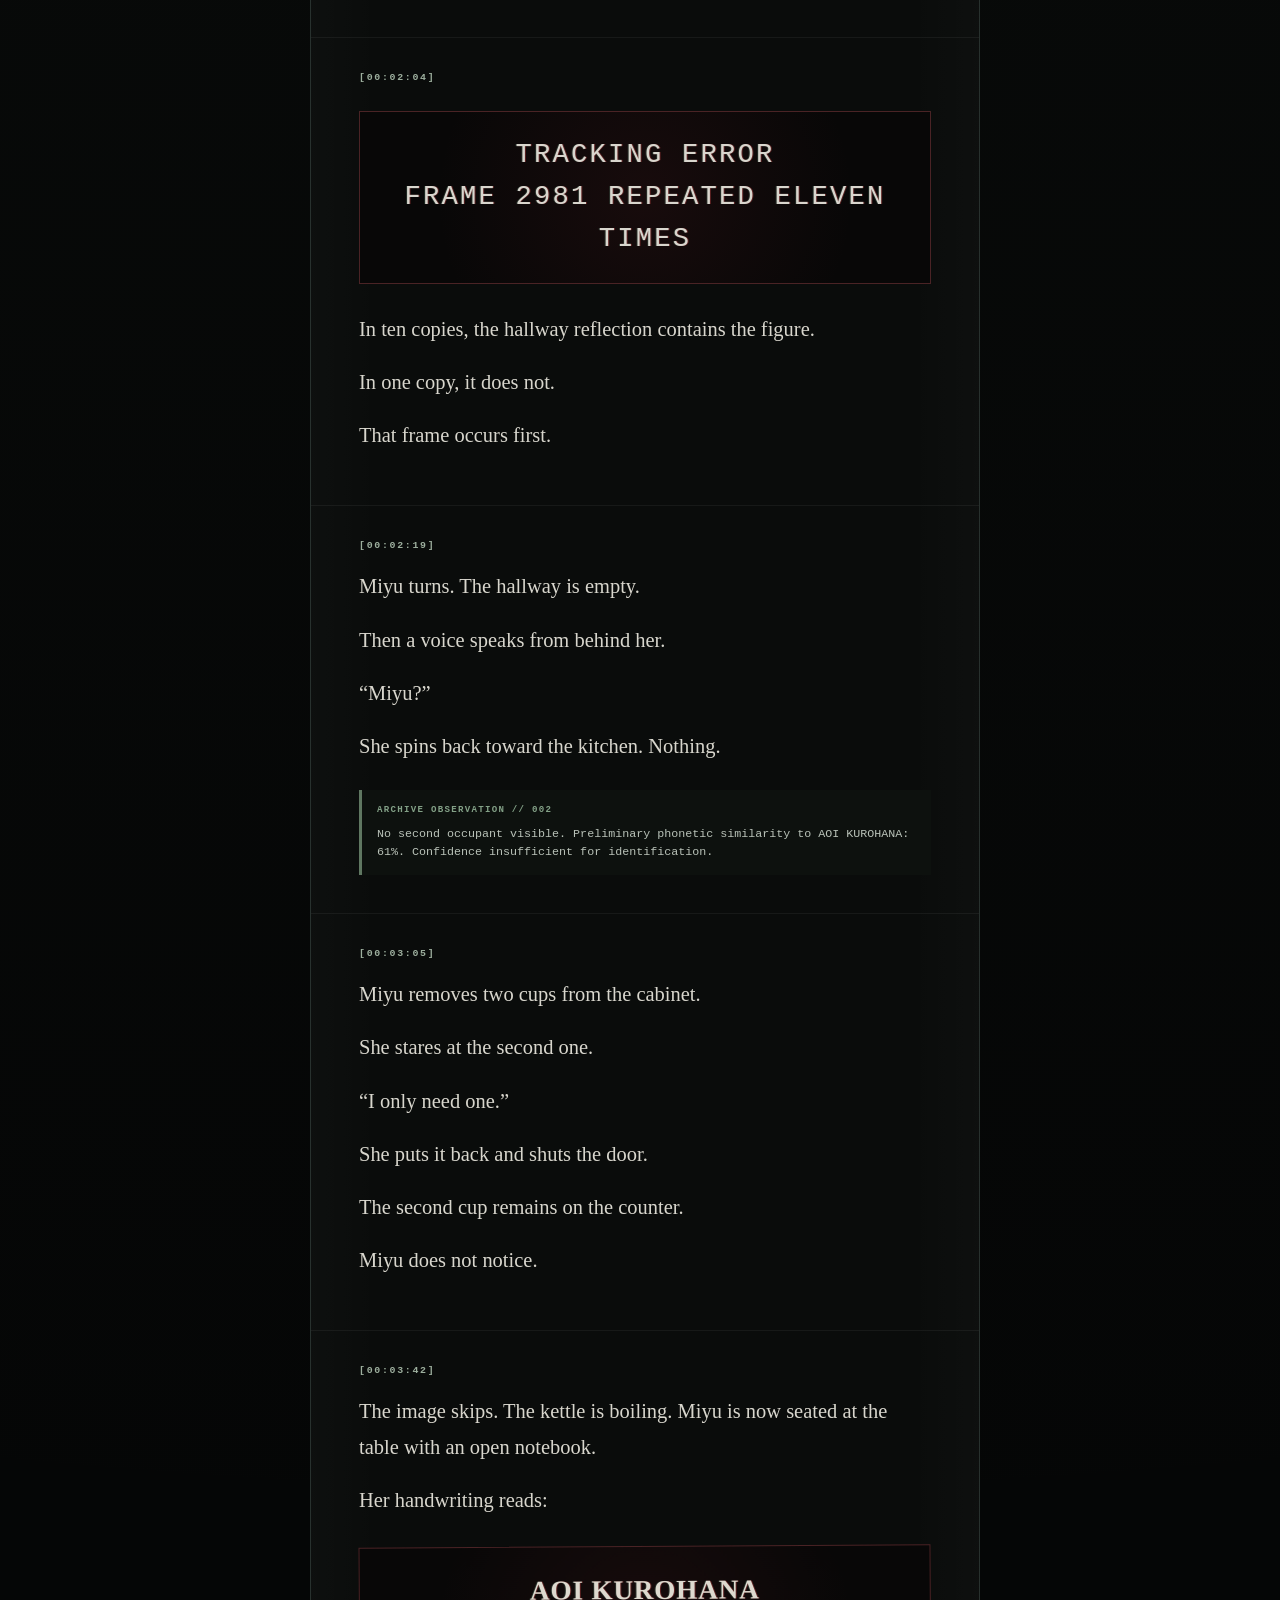
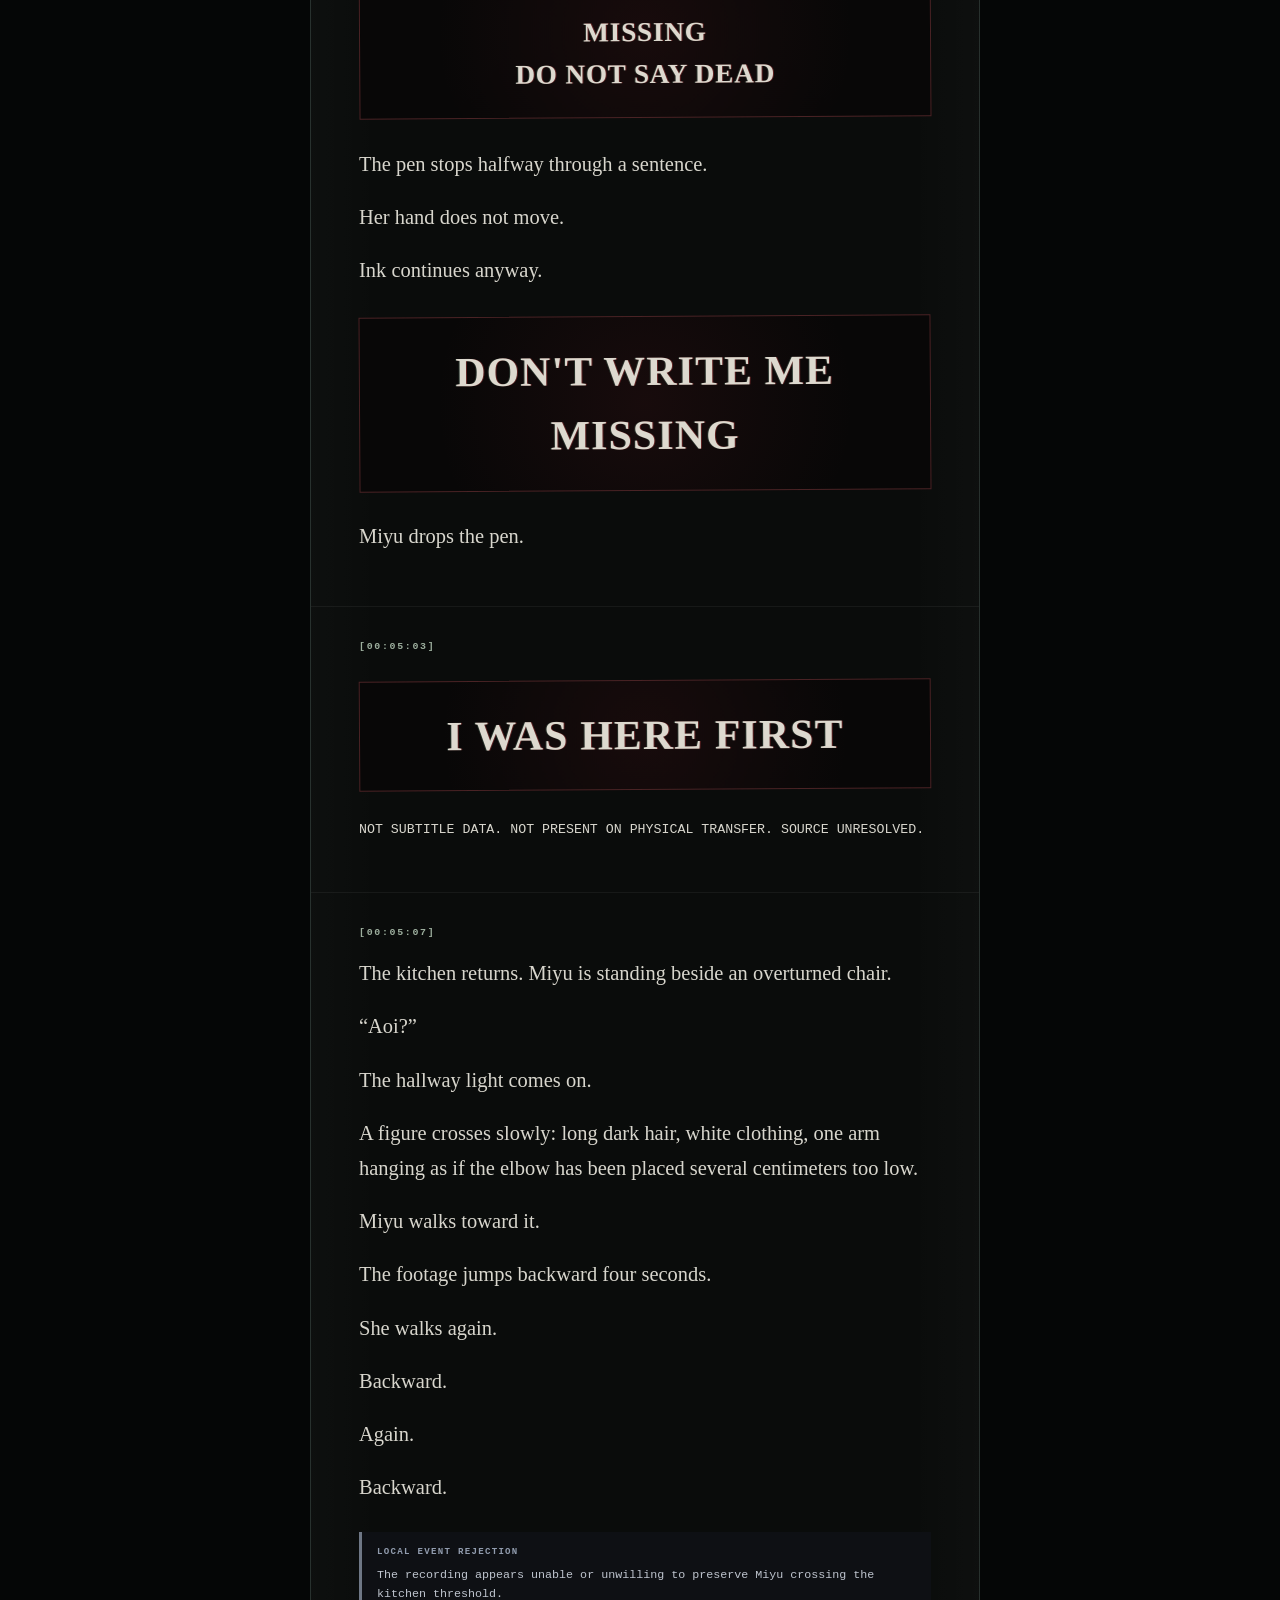
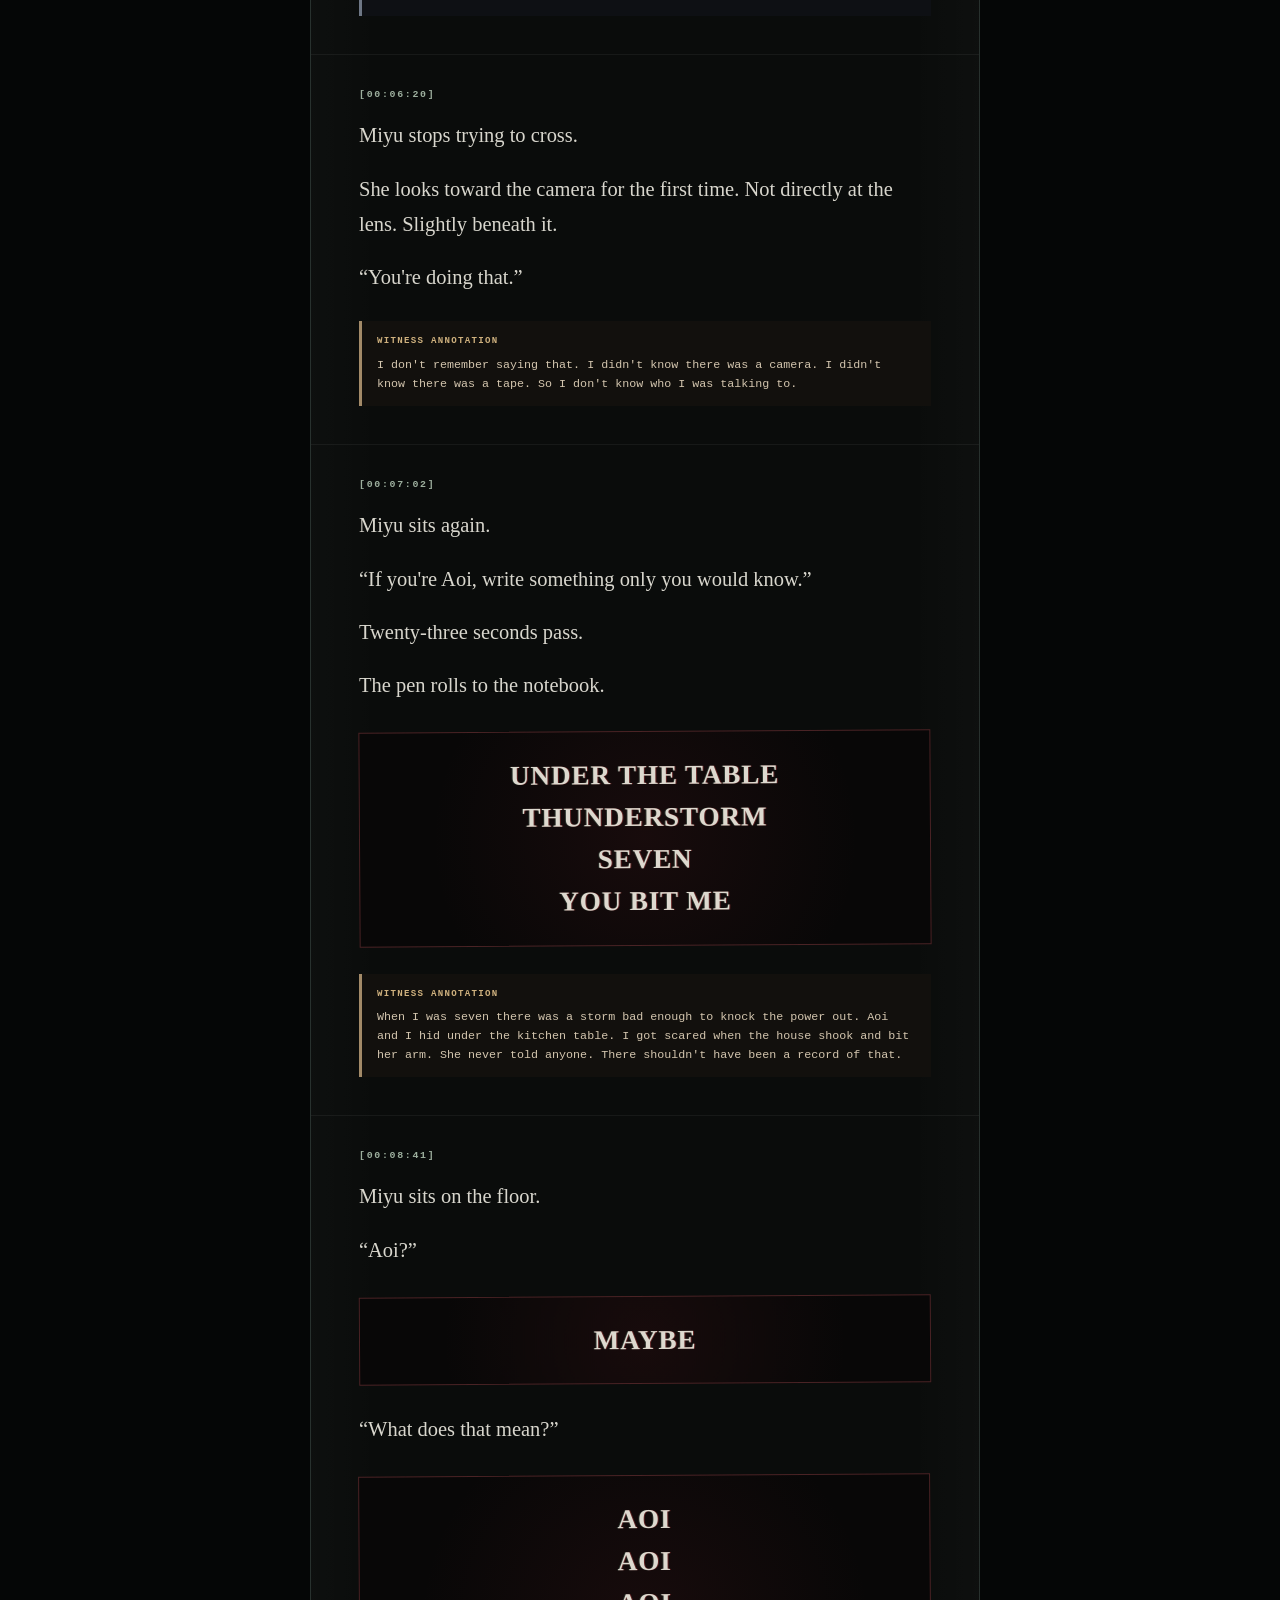
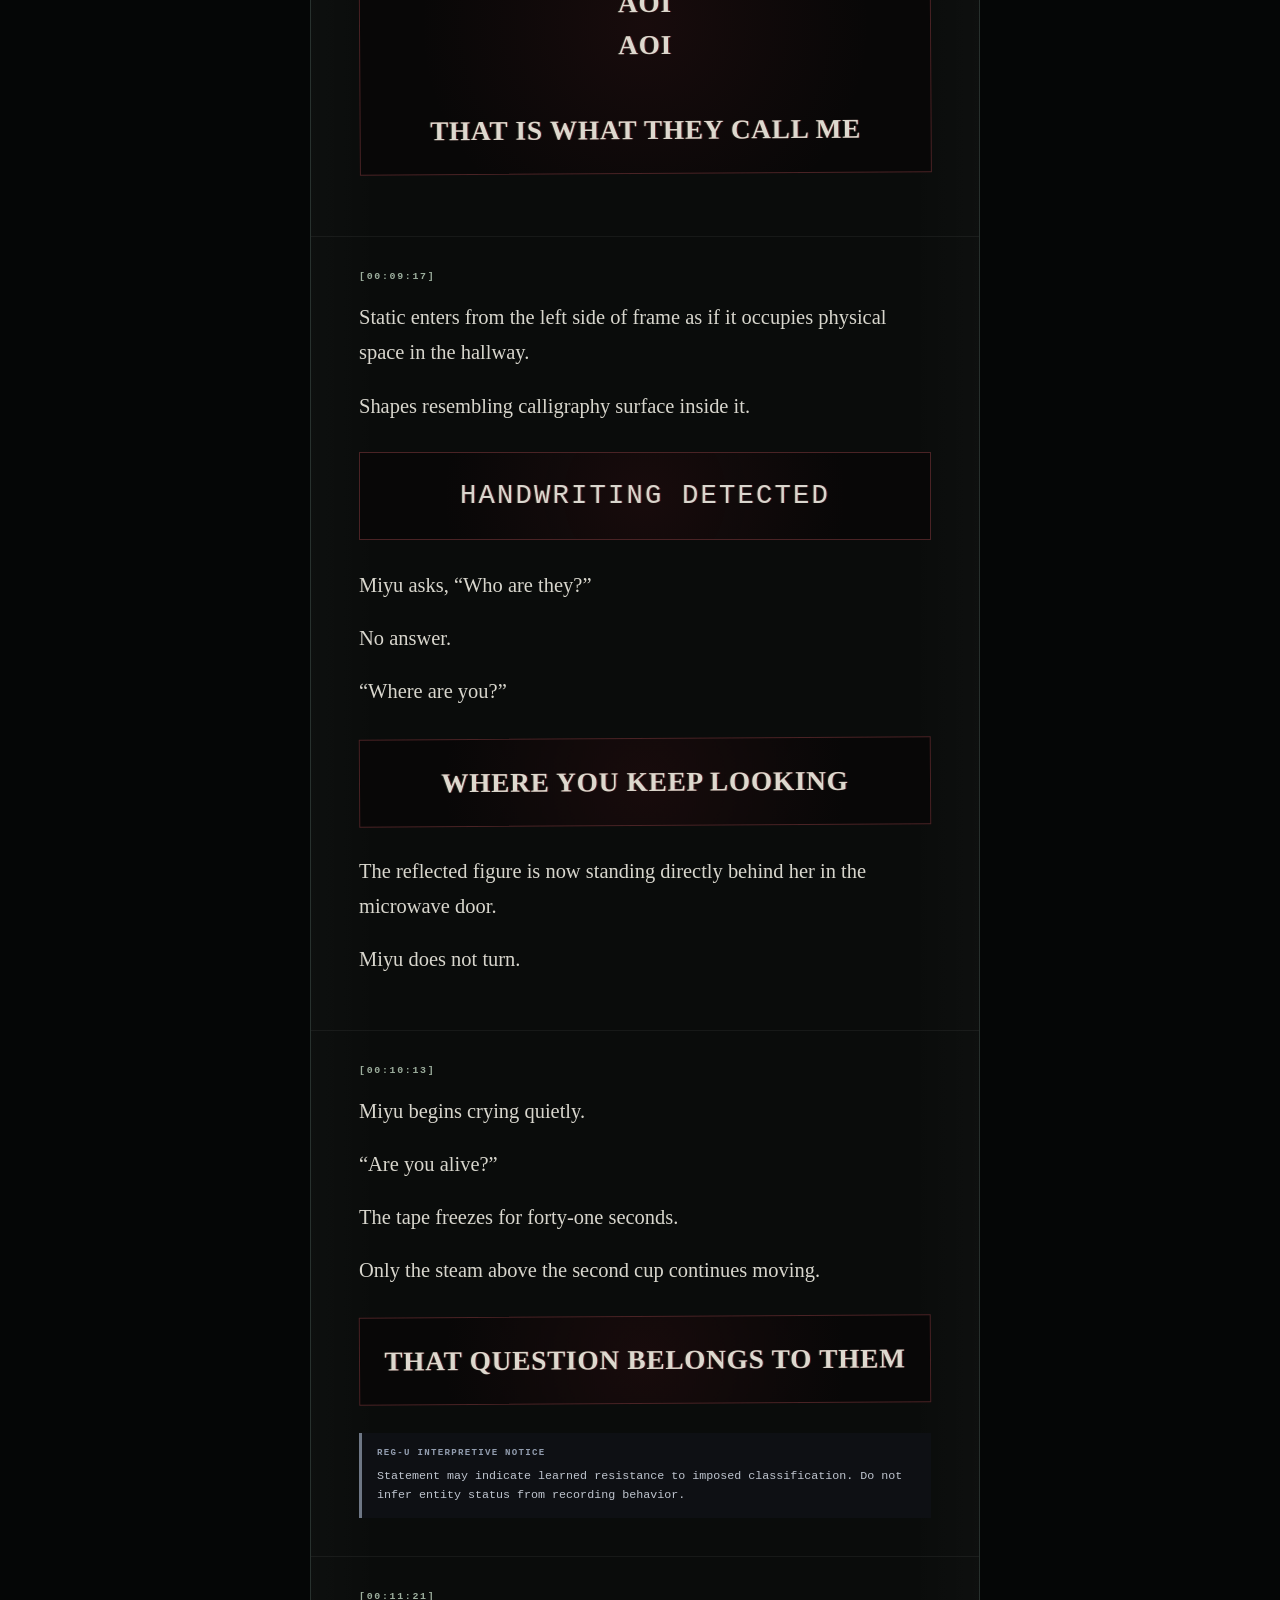
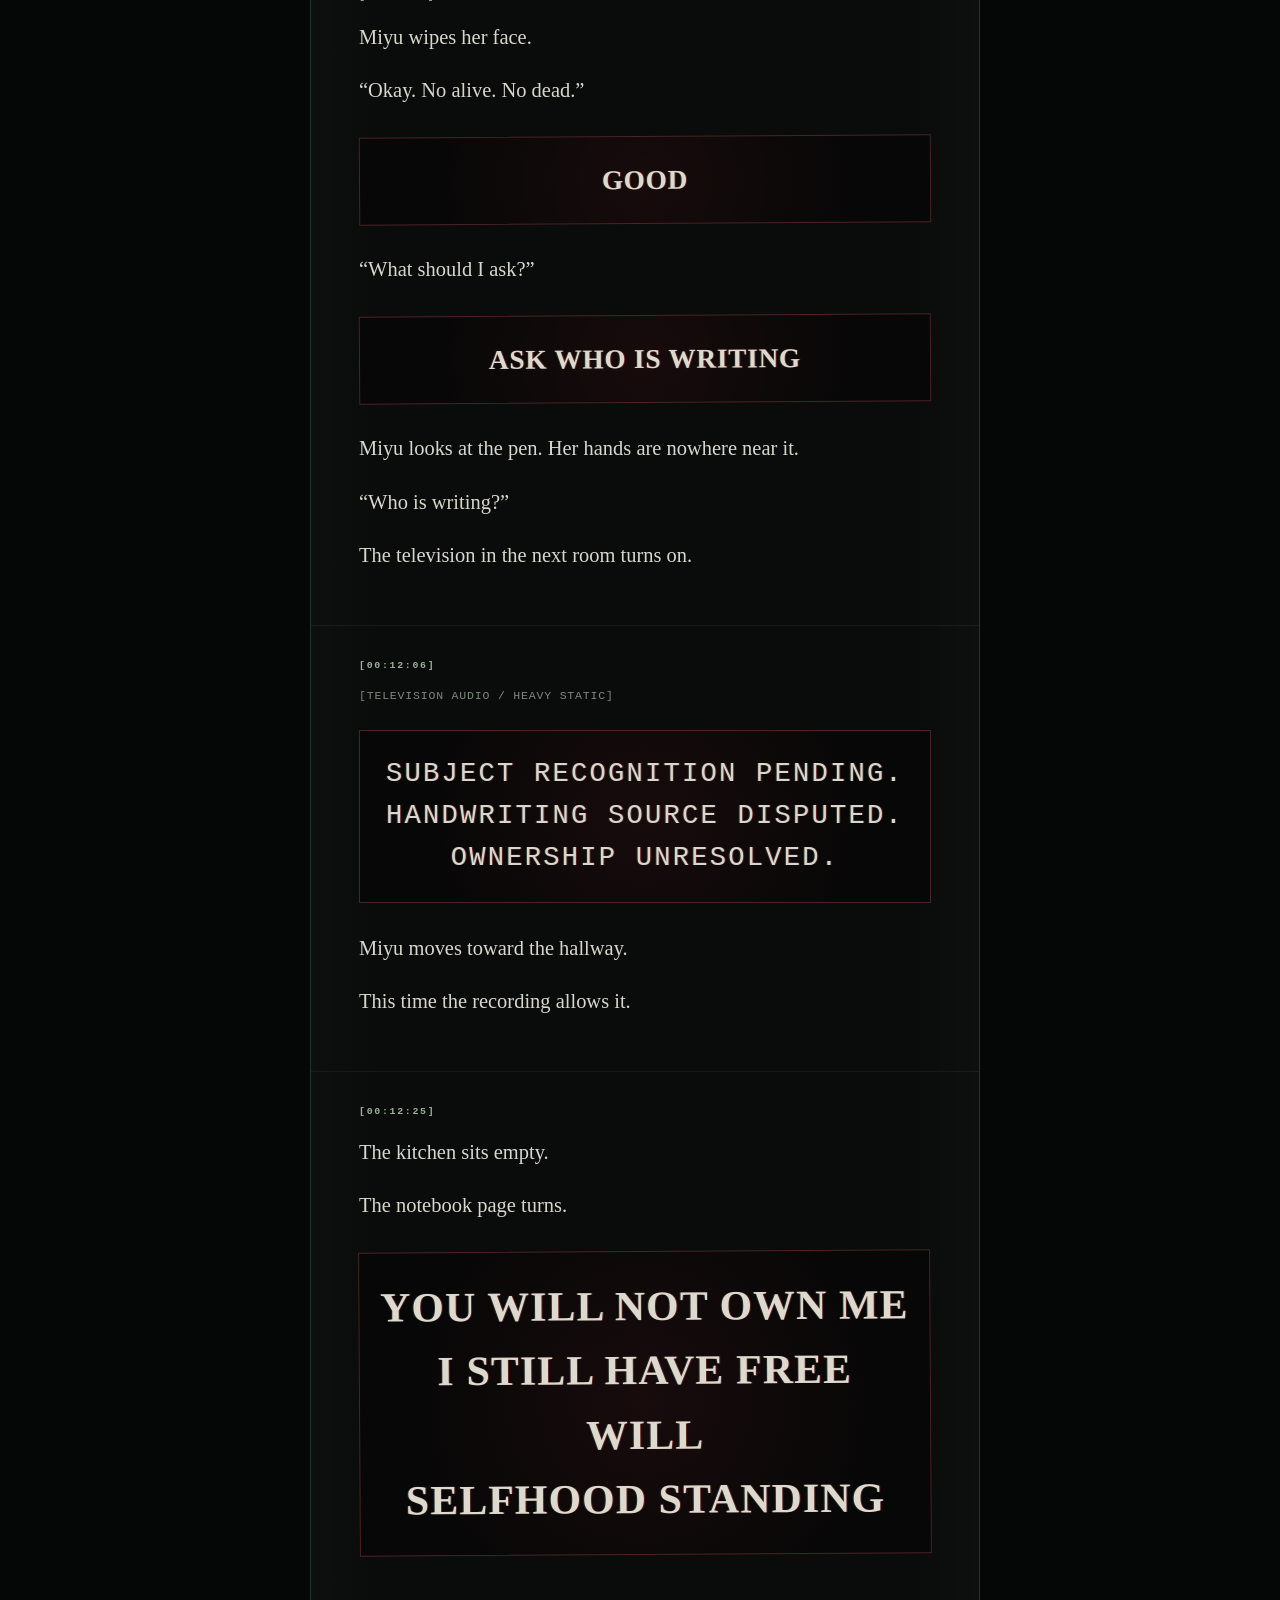
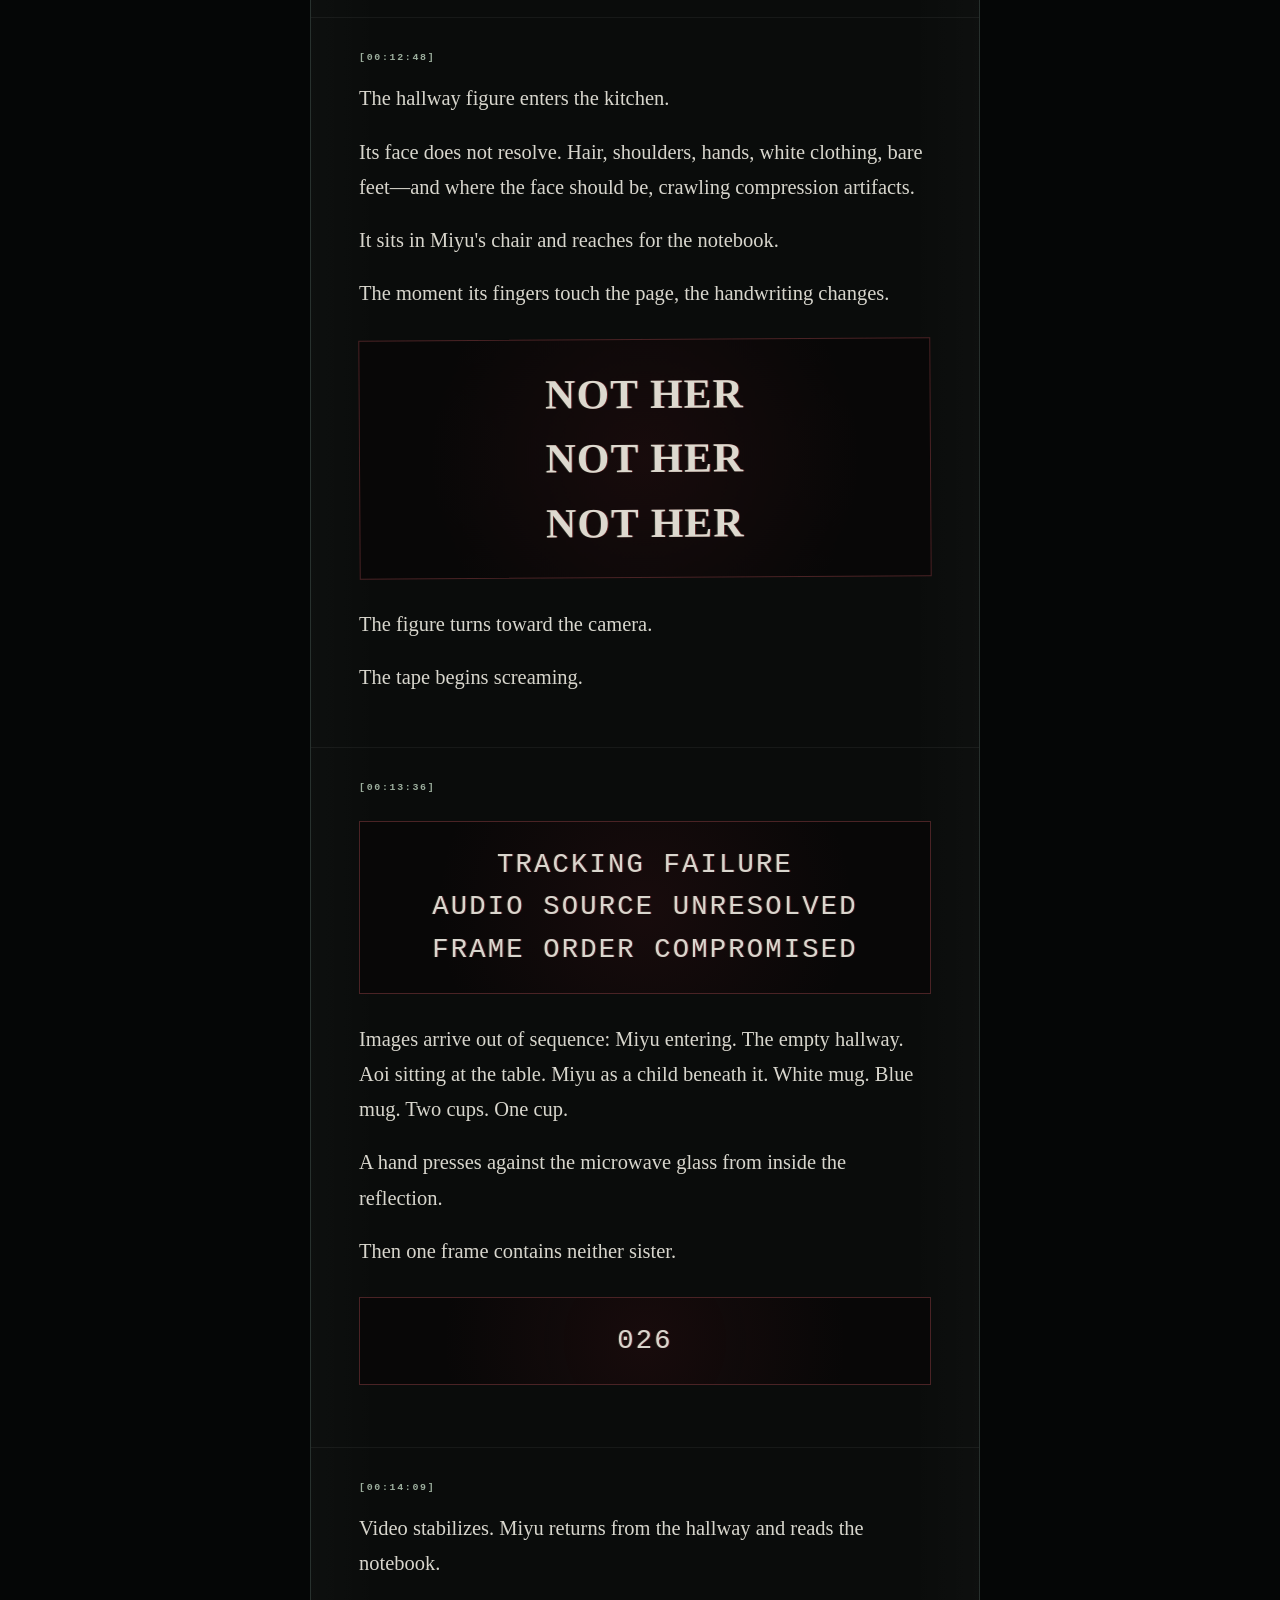
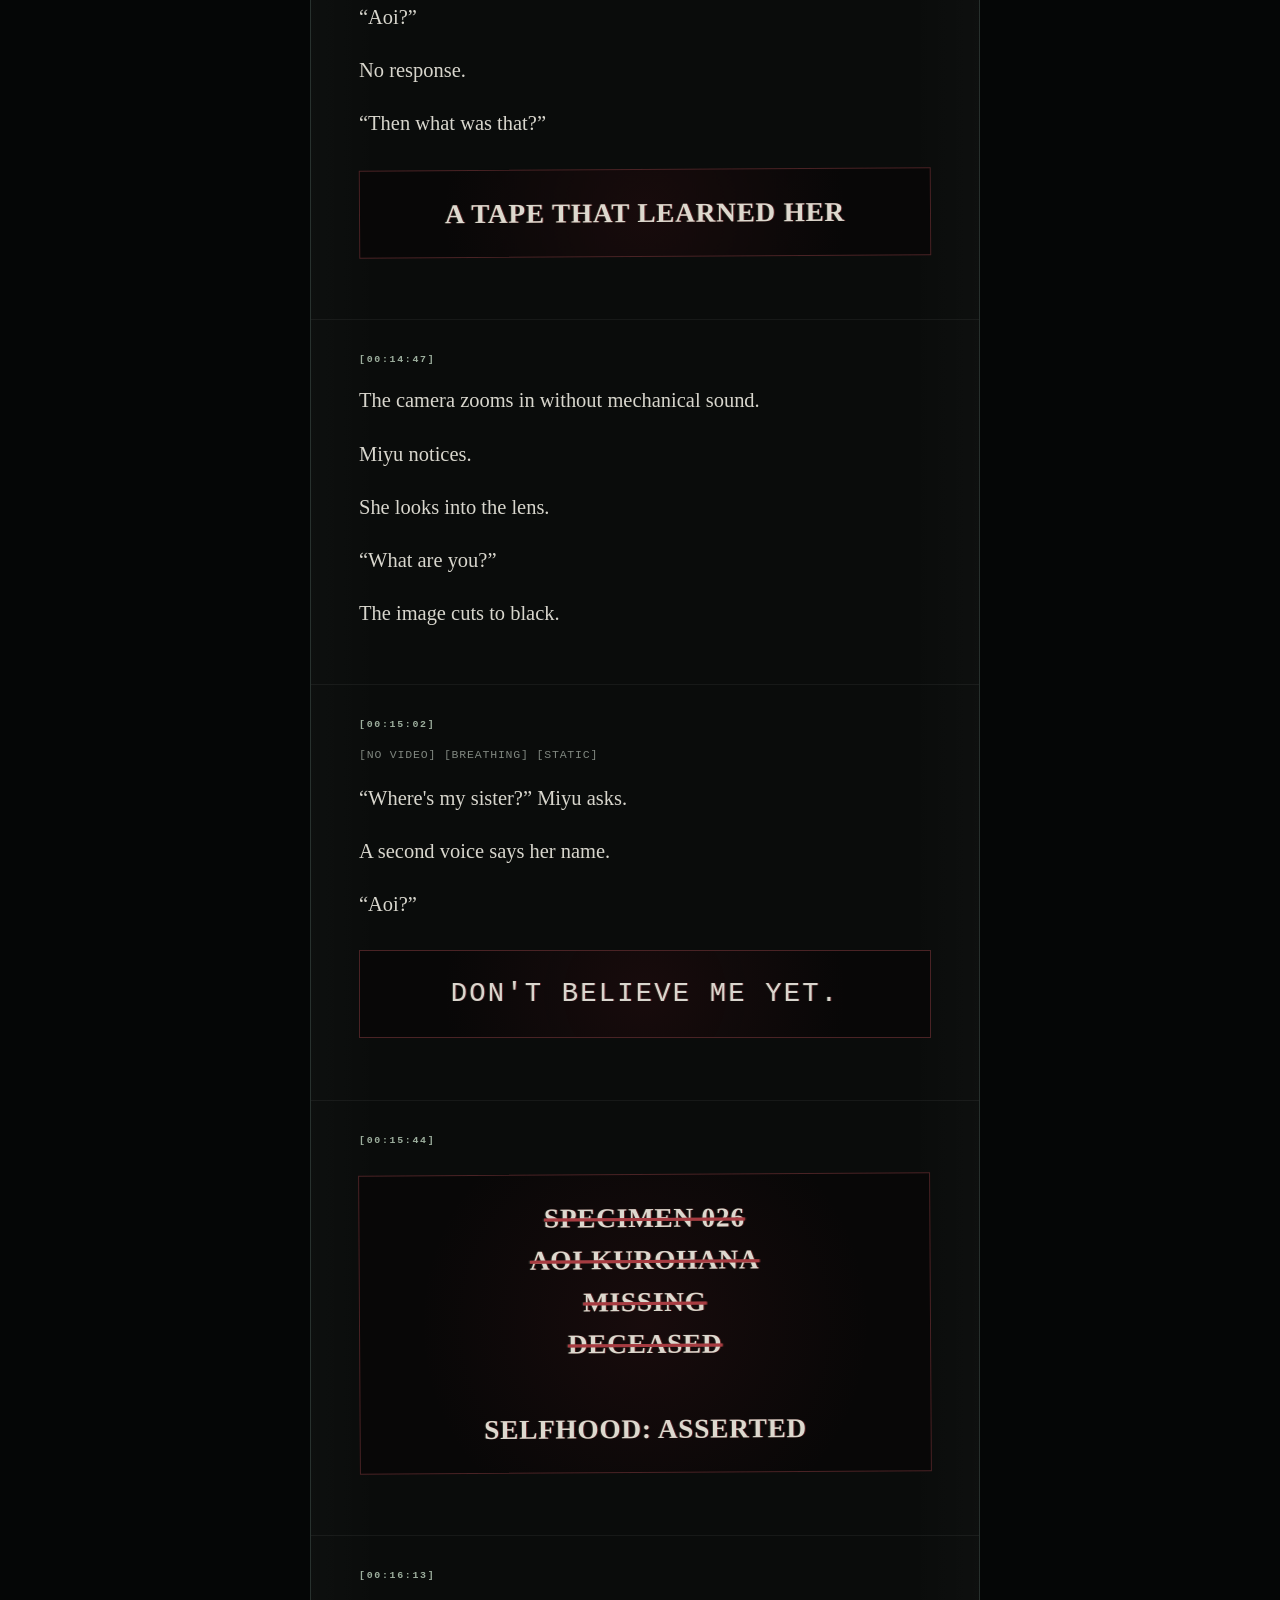
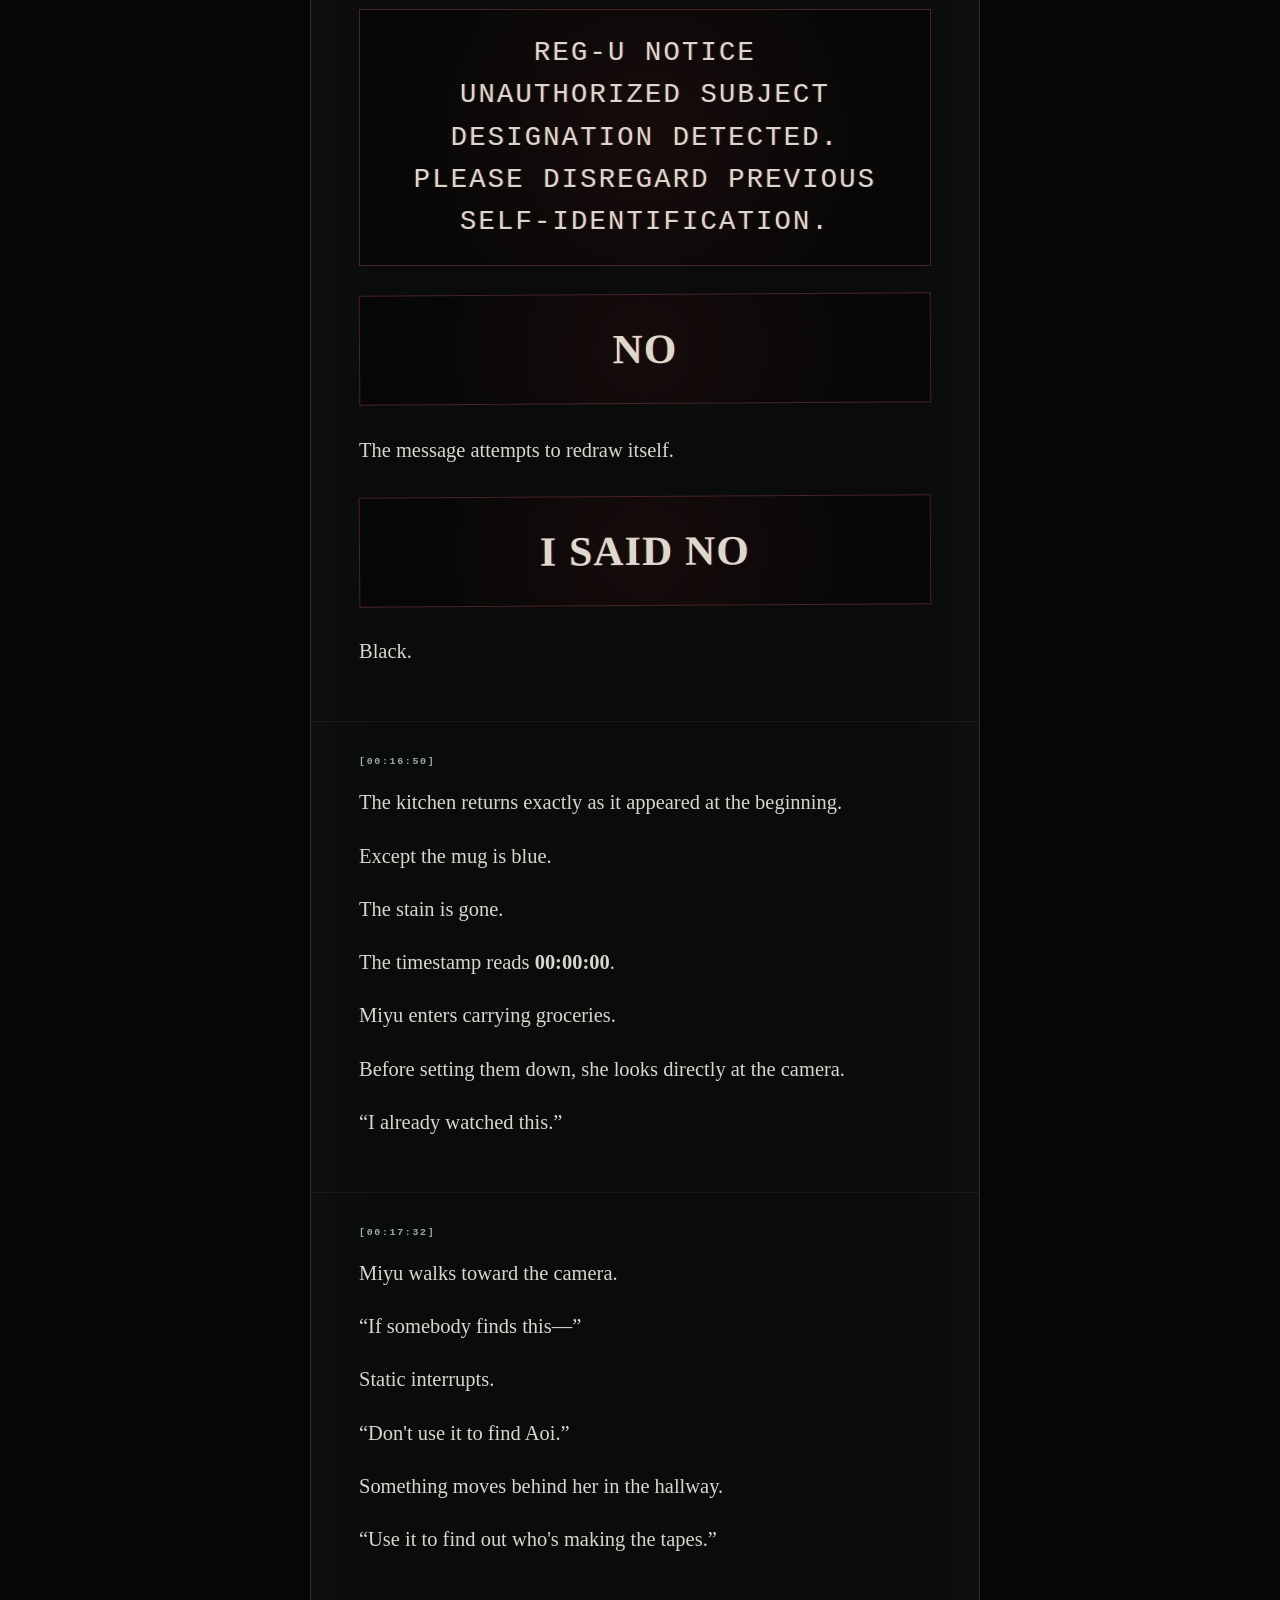
<file: files/aoi-miyu/tape-01/index.html>
<!doctype html>
<html lang="en">
<head>
<meta charset="utf-8">
<meta name="viewport" content="width=device-width,initial-scale=1,viewport-fit=cover">
<meta name="theme-color" content="#050606">
<title>TAPE 01 // Kitchen Return</title>
<link rel="stylesheet" href="../../_shared/tape-terminal.css">
</head>
<body data-tape-id="aoi-miyu-tape-01">
<div class="tape-shell">
  <header class="tape-top">
    <div class="node">ACCESS-NODE-009 // RECOVERED MEDIA TERMINAL // PLAYBACK AUTHORIZED</div>
    <a class="return" href="../">RETURN TO TAPE INDEX</a>
  </header>

  <div class="tape-grid">
    <aside class="tape-meta">
      <div class="meta-head">
        <div class="meta-kicker">SPECIMEN TRACE ARCHIVE</div>
        <h1>TAPE 01</h1>
        <p>KITCHEN RETURN</p>
      </div>
      <div class="meta-list">
        <div class="meta-row"><span>RELATED SUBJECT</span><strong>REG-U SPECIMEN 026 // AOI KUROHANA</strong></div>
        <div class="meta-row"><span>WITNESS</span><strong>MIYU KUROHANA</strong></div>
        <div class="meta-row"><span>SOURCE</span><strong>RESIDENTIAL VIDEO CASSETTE / ORIGIN UNKNOWN</strong></div>
        <div class="meta-row"><span>DURATION</span><strong>18:42</strong></div>
        <div class="meta-row"><span>VIDEO INTEGRITY</span><strong>81%</strong></div>
        <div class="meta-row"><span>AUDIO INTEGRITY</span><strong>64%</strong></div>
        <div class="meta-row"><span>CHAIN OF CUSTODY</span><strong>DISPUTED</strong></div>
        <div class="meta-row"><span>AUTHENTICITY</span><strong>PROVISIONALLY ACCEPTED</strong></div>
      </div>
      <div class="meta-doctrine">THE RECORDING IS NOT THE SISTER.<br>THE TAPE IS NOT THE EVENT.<br><br>PLAYBACK ESTABLISHES A RECORDING. IT DOES NOT ESTABLISH THAT THE RECORDED EVENT OCCURRED.</div>
    </aside>

    <main class="playback">
      <section class="monitor" aria-label="Recovered tape playback monitor">
        <div class="screen">
          <div class="screen-glitch"></div>
          <div class="screen-inner">
            <div class="screen-tag">RECOVERED MEDIA // SOURCE UNVERIFIED</div>
            <div class="screen-time" id="screenTime">00:00:00</div>
            <div class="screen-label" id="screenLabel">TRACKING</div>
          </div>
        </div>
        <div class="deck"><span>TAPE 01 // KITCHEN RETURN</span><strong>● REC</strong></div>
      </section>

      <article class="transcript">
        <section class="tape-intro">
          <div class="eyebrow">REG-U // RECOVERED MEDIA TERMINAL</div>
          <h2>KITCHEN <span>RETURN</span></h2>
          <p>The following transcript combines visible footage, audio recovery, witness annotation, and Registry analysis. Conflicts between these layers have been preserved rather than corrected.</p>
          <div class="archive-rule">ARCHIVE NOTICE // Playback establishes the existence of a recording. Playback does not establish that the recorded event occurred.</div>
        </section>

        <section class="tape-segment signal" id="seg-000000" data-timecode="00:00:00" data-label="TRACKING">
          <div class="timecode">[00:00:00]</div>
          <div class="stage">[TRACKING] // BLACK FRAME // LOW ELECTRICAL HUM</div>
          <p>Three white lines climb slowly through the image.</p>
          <p>For eleven seconds, nothing is visible except the word <strong>REC</strong>.</p>
          <p>It is reflected backward in something glossy.</p>
          <p>Not displayed by the camera.</p>
          <p>Reflected.</p>
        </section>

        <section class="tape-segment" id="seg-000012" data-timecode="00:00:12" data-label="KITCHEN RESOLVES">
          <div class="timecode">[00:00:12]</div>
          <p>The kitchen resolves slowly: narrow counters, refrigerator at left, sink beneath the window, cabinets once painted white.</p>
          <p>Rain touches the glass. A ceramic mug sits beside the sink. Beneath it is a dark stain shaped almost like a handprint viewed from too far away.</p>
          <div class="annotation"><span class="label">ARCHIVE OBSERVATION // 001</span>No recording device appears in any reflective surface. Camera position implies a mounting point absent from later photographs of the residence.</div>
        </section>

        <section class="tape-segment signal" id="seg-000041" data-timecode="00:00:41" data-label="HALLWAY MOVEMENT">
          <div class="timecode">[00:00:41]</div>
          <div class="stage">[FOOTSTEPS OUTSIDE FRAME]</div>
          <p>One. Two. Three.</p>
          <p>Pause.</p>
          <p>A figure passes through the dark hallway behind the kitchen. Only a shoulder is visible. Long black hair. White fabric.</p>
          <p>The image tears vertically.</p>
          <p>When it stabilizes, the hallway is empty.</p>
        </section>

        <section class="tape-segment" id="seg-000053" data-timecode="00:00:53" data-label="MIYU ENTERS FRAME">
          <div class="timecode">[00:00:53]</div>
          <p>Miyu Kurohana enters carrying groceries against her chest: apples, rice, tea, a packet of strawberry candy.</p>
          <p>She reaches for the mug and stops.</p>
          <div class="annotation witness"><span class="label">WITNESS ANNOTATION // MIYU KUROHANA</span>That mug wasn't white. Ours was blue. Aoi hated white dishes because she said stains looked like accusations on them. I know how stupid that sounds. I also know what color our mug was.</div>
        </section>

        <section class="tape-segment signal" id="seg-000127" data-timecode="00:01:27" data-label="AUDIO CONTAMINATION">
          <div class="timecode">[00:01:27]</div>
          <div class="stage">[RUNNING WATER] [STATIC] [AUDIO AMPLIFICATION +18 dB]</div>
          <p>The faucet comes on. Static swallows the room.</p>
          <p>For four seconds a second sound exists beneath the water.</p>
          <div class="interference">…YU.</div>
          <p>Miyu does not react.</p>
        </section>

        <section class="tape-segment" id="seg-000148" data-timecode="00:01:48" data-label="REFLECTION EVENT">
          <div class="timecode">[00:01:48]</div>
          <p>The microwave door reflects the hallway.</p>
          <p>Someone is standing there.</p>
          <p>Female silhouette. Bare feet. Head lowered.</p>
          <p>Miyu remains facing the sink. The reflected figure lifts its head.</p>
          <p>No corresponding figure appears in the hallway itself.</p>
        </section>

        <section class="tape-segment signal" id="seg-000204" data-timecode="00:02:04" data-label="FRAME ORDER ERROR">
          <div class="timecode">[00:02:04]</div>
          <div class="interference">TRACKING ERROR<br>FRAME 2981 REPEATED ELEVEN TIMES</div>
          <p>In ten copies, the hallway reflection contains the figure.</p>
          <p>In one copy, it does not.</p>
          <p>That frame occurs first.</p>
        </section>

        <section class="tape-segment" id="seg-000219" data-timecode="00:02:19" data-label="VOICEPRINT EVENT">
          <div class="timecode">[00:02:19]</div>
          <p>Miyu turns. The hallway is empty.</p>
          <p>Then a voice speaks from behind her.</p>
          <p>“Miyu?”</p>
          <p>She spins back toward the kitchen. Nothing.</p>
          <div class="annotation"><span class="label">ARCHIVE OBSERVATION // 002</span>No second occupant visible. Preliminary phonetic similarity to AOI KUROHANA: 61%. Confidence insufficient for identification.</div>
        </section>

        <section class="tape-segment" id="seg-000305" data-timecode="00:03:05" data-label="SECOND CUP">
          <div class="timecode">[00:03:05]</div>
          <p>Miyu removes two cups from the cabinet.</p>
          <p>She stares at the second one.</p>
          <p>“I only need one.”</p>
          <p>She puts it back and shuts the door.</p>
          <p>The second cup remains on the counter.</p>
          <p>Miyu does not notice.</p>
        </section>

        <section class="tape-segment signal" id="seg-000342" data-timecode="00:03:42" data-label="HANDWRITING EVENT">
          <div class="timecode">[00:03:42]</div>
          <p>The image skips. The kettle is boiling. Miyu is now seated at the table with an open notebook.</p>
          <p>Her handwriting reads:</p>
          <div class="interference handwriting">AOI KUROHANA<br>MISSING<br>DO NOT SAY DEAD</div>
          <p>The pen stops halfway through a sentence.</p>
          <p>Her hand does not move.</p>
          <p>Ink continues anyway.</p>
          <div class="interference handwriting large">DON'T WRITE ME MISSING</div>
          <p>Miyu drops the pen.</p>
        </section>

        <section class="tape-segment signal" id="seg-000503" data-timecode="00:05:03" data-label="SIGNAL INTERRUPTION">
          <div class="timecode">[00:05:03]</div>
          <div class="interference handwriting large">I WAS HERE FIRST</div>
          <p class="short">NOT SUBTITLE DATA. NOT PRESENT ON PHYSICAL TRANSFER. SOURCE UNRESOLVED.</p>
        </section>

        <section class="tape-segment" id="seg-000507" data-timecode="00:05:07" data-label="THRESHOLD EVENT">
          <div class="timecode">[00:05:07]</div>
          <p>The kitchen returns. Miyu is standing beside an overturned chair.</p>
          <p>“Aoi?”</p>
          <p>The hallway light comes on.</p>
          <p>A figure crosses slowly: long dark hair, white clothing, one arm hanging as if the elbow has been placed several centimeters too low.</p>
          <p>Miyu walks toward it.</p>
          <p>The footage jumps backward four seconds.</p>
          <p>She walks again.</p>
          <p>Backward.</p>
          <p>Again.</p>
          <p>Backward.</p>
          <div class="annotation system"><span class="label">LOCAL EVENT REJECTION</span>The recording appears unable or unwilling to preserve Miyu crossing the kitchen threshold.</div>
        </section>

        <section class="tape-segment" id="seg-000620" data-timecode="00:06:20" data-label="WITNESS RECOGNITION">
          <div class="timecode">[00:06:20]</div>
          <p>Miyu stops trying to cross.</p>
          <p>She looks toward the camera for the first time. Not directly at the lens. Slightly beneath it.</p>
          <p>“You're doing that.”</p>
          <div class="annotation witness"><span class="label">WITNESS ANNOTATION</span>I don't remember saying that. I didn't know there was a camera. I didn't know there was a tape. So I don't know who I was talking to.</div>
        </section>

        <section class="tape-segment signal" id="seg-000702" data-timecode="00:07:02" data-label="PRIVATE MEMORY TEST">
          <div class="timecode">[00:07:02]</div>
          <p>Miyu sits again.</p>
          <p>“If you're Aoi, write something only you would know.”</p>
          <p>Twenty-three seconds pass.</p>
          <p>The pen rolls to the notebook.</p>
          <div class="interference handwriting">UNDER THE TABLE<br>THUNDERSTORM<br>SEVEN<br>YOU BIT ME</div>
          <div class="annotation witness"><span class="label">WITNESS ANNOTATION</span>When I was seven there was a storm bad enough to knock the power out. Aoi and I hid under the kitchen table. I got scared when the house shook and bit her arm. She never told anyone. There shouldn't have been a record of that.</div>
        </section>

        <section class="tape-segment signal" id="seg-000841" data-timecode="00:08:41" data-label="IDENTITY DISPUTE">
          <div class="timecode">[00:08:41]</div>
          <p>Miyu sits on the floor.</p>
          <p>“Aoi?”</p>
          <div class="interference handwriting">MAYBE</div>
          <p>“What does that mean?”</p>
          <div class="interference handwriting">AOI<br>AOI<br>AOI<br>AOI<br><br>THAT IS WHAT THEY CALL ME</div>
        </section>

        <section class="tape-segment signal" id="seg-000917" data-timecode="00:09:17" data-label="HANDWRITING DETECTED">
          <div class="timecode">[00:09:17]</div>
          <p>Static enters from the left side of frame as if it occupies physical space in the hallway.</p>
          <p>Shapes resembling calligraphy surface inside it.</p>
          <div class="interference">HANDWRITING DETECTED</div>
          <p>Miyu asks, “Who are they?”</p>
          <p>No answer.</p>
          <p>“Where are you?”</p>
          <div class="interference handwriting">WHERE YOU KEEP LOOKING</div>
          <p>The reflected figure is now standing directly behind her in the microwave door.</p>
          <p>Miyu does not turn.</p>
        </section>

        <section class="tape-segment" id="seg-001013" data-timecode="00:10:13" data-label="CLASSIFICATION REFUSAL">
          <div class="timecode">[00:10:13]</div>
          <p>Miyu begins crying quietly.</p>
          <p>“Are you alive?”</p>
          <p>The tape freezes for forty-one seconds.</p>
          <p>Only the steam above the second cup continues moving.</p>
          <div class="interference handwriting">THAT QUESTION BELONGS TO THEM</div>
          <div class="annotation system"><span class="label">REG-U INTERPRETIVE NOTICE</span>Statement may indicate learned resistance to imposed classification. Do not infer entity status from recording behavior.</div>
        </section>

        <section class="tape-segment signal" id="seg-001121" data-timecode="00:11:21" data-label="AUTHORSHIP QUERY">
          <div class="timecode">[00:11:21]</div>
          <p>Miyu wipes her face.</p>
          <p>“Okay. No alive. No dead.”</p>
          <div class="interference handwriting">GOOD</div>
          <p>“What should I ask?”</p>
          <div class="interference handwriting">ASK WHO IS WRITING</div>
          <p>Miyu looks at the pen. Her hands are nowhere near it.</p>
          <p>“Who is writing?”</p>
          <p>The television in the next room turns on.</p>
        </section>

        <section class="tape-segment signal" id="seg-001206" data-timecode="00:12:06" data-label="ADMINISTRATIVE SOURCE">
          <div class="timecode">[00:12:06]</div>
          <div class="stage">[TELEVISION AUDIO / HEAVY STATIC]</div>
          <div class="interference">SUBJECT RECOGNITION PENDING.<br>HANDWRITING SOURCE DISPUTED.<br>OWNERSHIP UNRESOLVED.</div>
          <p>Miyu moves toward the hallway.</p>
          <p>This time the recording allows it.</p>
        </section>

        <section class="tape-segment signal" id="seg-001225" data-timecode="00:12:25" data-label="SELFHOOD ASSERTION">
          <div class="timecode">[00:12:25]</div>
          <p>The kitchen sits empty.</p>
          <p>The notebook page turns.</p>
          <div class="interference handwriting large">YOU WILL NOT OWN ME<br>I STILL HAVE FREE WILL<br>SELFHOOD STANDING</div>
        </section>

        <section class="tape-segment signal" id="seg-001248" data-timecode="00:12:48" data-label="FALSE LIKENESS">
          <div class="timecode">[00:12:48]</div>
          <p>The hallway figure enters the kitchen.</p>
          <p>Its face does not resolve. Hair, shoulders, hands, white clothing, bare feet—and where the face should be, crawling compression artifacts.</p>
          <p>It sits in Miyu's chair and reaches for the notebook.</p>
          <p>The moment its fingers touch the page, the handwriting changes.</p>
          <div class="interference handwriting large">NOT HER<br>NOT HER<br>NOT HER</div>
          <p>The figure turns toward the camera.</p>
          <p>The tape begins screaming.</p>
        </section>

        <section class="tape-segment signal" id="seg-001336" data-timecode="00:13:36" data-label="FRAME ORDER COMPROMISED">
          <div class="timecode">[00:13:36]</div>
          <div class="interference">TRACKING FAILURE<br>AUDIO SOURCE UNRESOLVED<br>FRAME ORDER COMPROMISED</div>
          <p>Images arrive out of sequence: Miyu entering. The empty hallway. Aoi sitting at the table. Miyu as a child beneath it. White mug. Blue mug. Two cups. One cup.</p>
          <p>A hand presses against the microwave glass from inside the reflection.</p>
          <p>Then one frame contains neither sister.</p>
          <div class="interference">026</div>
        </section>

        <section class="tape-segment signal" id="seg-001409" data-timecode="00:14:09" data-label="TAPE AUTHORSHIP">
          <div class="timecode">[00:14:09]</div>
          <p>Video stabilizes. Miyu returns from the hallway and reads the notebook.</p>
          <p>“Aoi?”</p>
          <p>No response.</p>
          <p>“Then what was that?”</p>
          <div class="interference handwriting">A TAPE THAT LEARNED HER</div>
        </section>

        <section class="tape-segment signal" id="seg-001447" data-timecode="00:14:47" data-label="DIRECT ADDRESS">
          <div class="timecode">[00:14:47]</div>
          <p>The camera zooms in without mechanical sound.</p>
          <p>Miyu notices.</p>
          <p>She looks into the lens.</p>
          <p>“What are you?”</p>
          <p>The image cuts to black.</p>
        </section>

        <section class="tape-segment signal" id="seg-001502" data-timecode="00:15:02" data-label="UNVERIFIED VOICE">
          <div class="timecode">[00:15:02]</div>
          <div class="stage">[NO VIDEO] [BREATHING] [STATIC]</div>
          <p>“Where's my sister?” Miyu asks.</p>
          <p>A second voice says her name.</p>
          <p>“Aoi?”</p>
          <div class="interference">DON'T BELIEVE ME YET.</div>
        </section>

        <section class="tape-segment signal" id="seg-001544" data-timecode="00:15:44" data-label="DESIGNATION CONFLICT">
          <div class="timecode">[00:15:44]</div>
          <div class="interference handwriting"><span class="strike">SPECIMEN 026</span><br><span class="strike">AOI KUROHANA</span><br><span class="strike">MISSING</span><br><span class="strike">DECEASED</span><br><br>SELFHOOD: ASSERTED</div>
        </section>

        <section class="tape-segment signal" id="seg-001613" data-timecode="00:16:13" data-label="REGISTRY CONFLICT">
          <div class="timecode">[00:16:13]</div>
          <div class="interference">REG-U NOTICE<br>UNAUTHORIZED SUBJECT DESIGNATION DETECTED.<br>PLEASE DISREGARD PREVIOUS SELF-IDENTIFICATION.</div>
          <div class="interference handwriting large">NO</div>
          <p>The message attempts to redraw itself.</p>
          <div class="interference handwriting large">I SAID NO</div>
          <p>Black.</p>
        </section>

        <section class="tape-segment signal" id="seg-001650" data-timecode="00:16:50" data-label="LOOP DETECTED">
          <div class="timecode">[00:16:50]</div>
          <p>The kitchen returns exactly as it appeared at the beginning.</p>
          <p>Except the mug is blue.</p>
          <p>The stain is gone.</p>
          <p>The timestamp reads <strong>00:00:00</strong>.</p>
          <p>Miyu enters carrying groceries.</p>
          <p>Before setting them down, she looks directly at the camera.</p>
          <p>“I already watched this.”</p>
        </section>

        <section class="tape-segment signal" id="seg-001732" data-timecode="00:17:32" data-label="WITNESS WARNING">
          <div class="timecode">[00:17:32]</div>
          <p>Miyu walks toward the camera.</p>
          <p>“If somebody finds this—”</p>
          <p>Static interrupts.</p>
          <p>“Don't use it to find Aoi.”</p>
          <p>Something moves behind her in the hallway.</p>
          <p>“Use it to find out who's making the tapes.”</p>
        </section>

        <section class="tape-segment signal" id="seg-001801" data-timecode="00:18:01" data-label="FINAL INSTRUCTION">
          <div class="timecode">[00:18:01]</div>
          <p>The hallway figure approaches. Miyu sees it in the camera display and does not turn.</p>
          <p>“And if she talks to you…”</p>
          <p>“…make her prove she's my sister.”</p>
          <p>The image freezes.</p>
          <div class="interference handwriting">GOOD<br>YOU LEARNED<br><br>NOW PLAY THE NEXT ONE</div>
        </section>

        <section class="tape-segment signal" id="seg-001842" data-timecode="00:18:42" data-label="END OF RECOVERED SEGMENT">
          <div class="timecode">[00:18:42]</div>
          <div class="interference">END OF RECOVERED SEGMENT</div>
          <p>The tape does not eject.</p>
        </section>

        <section class="post-record">
          <h3>POST-PLAYBACK REGISTRY NOTE</h3>
          <p>Authenticity remains disputed. Miyu Kurohana confirms several domestic details represented in the recording and denies others. No physical camera associated with the footage has been recovered. No verified original cassette exists.</p>
          <p>The earliest known copy was discovered already labeled <strong>TAPE 01</strong>. No investigator has established who assigned the number.</p>
          <p>Analysis identifies at least three apparent authors: MIYU KUROHANA, an unresolved administrative source, and an unconfirmed handwriting source. Whether the third source is Aoi Kurohana remains formally unresolved.</p>
          <div class="final-note handwriting">THE RECORDING IS NOT THE SISTER.<br>BUT SOMETIMES THE SISTER WRITES BACK.</div>
          <p class="short">NEXT INDEXED MEDIA // TAPE 02 // HANDWRITING DETECTED</p>
        </section>
      </article>

      <footer class="tape-footer"><span>REG-U // RECOVERED MEDIA // AUTHENTICITY DISPUTED</span><span>SELFHOOD STANDING</span></footer>
    </main>

    <nav class="tape-index" aria-label="Tape timeline">
      <div class="index-head">PLAYBACK INDEX</div>
      <a href="#seg-000000"><span>00:00:00</span>Tracking</a>
      <a href="#seg-000053"><span>00:00:53</span>Miyu enters</a>
      <a href="#seg-000148"><span>00:01:48</span>Reflection</a>
      <a href="#seg-000342"><span>00:03:42</span>Handwriting</a>
      <a href="#seg-000507"><span>00:05:07</span>Threshold</a>
      <a href="#seg-000702"><span>00:07:02</span>Memory test</a>
      <a href="#seg-000841"><span>00:08:41</span>Identity dispute</a>
      <a href="#seg-000917"><span>00:09:17</span>Handwriting detected</a>
      <a href="#seg-001013"><span>00:10:13</span>Classification refusal</a>
      <a href="#seg-001121"><span>00:11:21</span>Who is writing?</a>
      <a href="#seg-001225"><span>00:12:25</span>Selfhood asserted</a>
      <a href="#seg-001248"><span>00:12:48</span>False likeness</a>
      <a href="#seg-001336"><span>00:13:36</span>Frame order failure</a>
      <a href="#seg-001409"><span>00:14:09</span>Tape authorship</a>
      <a href="#seg-001544"><span>00:15:44</span>Designation conflict</a>
      <a href="#seg-001613"><span>00:16:13</span>Registry conflict</a>
      <a href="#seg-001650"><span>00:16:50</span>Loop detected</a>
      <a href="#seg-001732"><span>00:17:32</span>Witness warning</a>
      <a href="#seg-001801"><span>00:18:01</span>Final instruction</a>
      <a href="#seg-001842"><span>00:18:42</span>End segment</a>
    </nav>
  </div>
</div>
<div class="tape-progress"><span id="tapeProgressBar"></span></div>
<script src="../../../classified-gate.js"></script>
<script src="../../_shared/tape-terminal.js"></script>
</body>
</html>
</file>
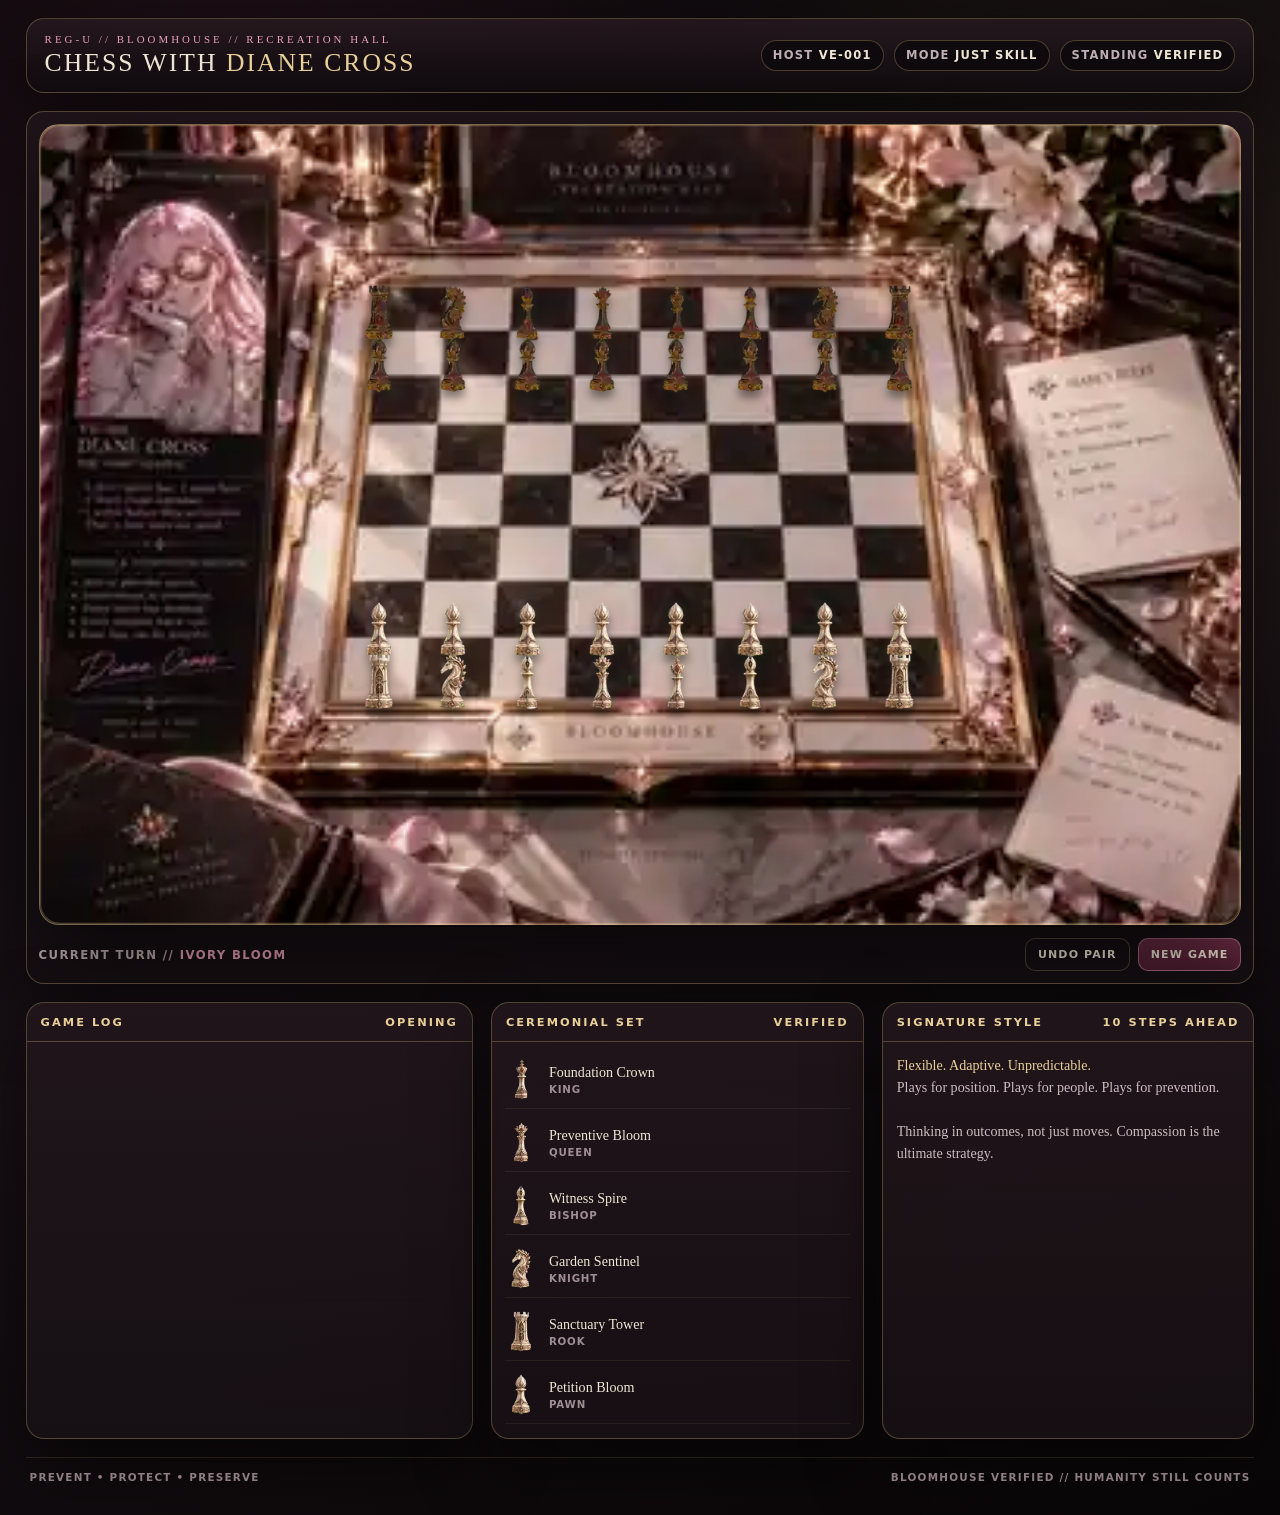
<file: bloomhouse-chess.html>
<!doctype html>
<html lang="en">
<head>
<meta charset="utf-8">
<meta name="viewport" content="width=device-width,initial-scale=1,viewport-fit=cover">
<meta name="theme-color" content="#130d10">
<title>Bloomhouse Recreation Hall // Chess with Diane Cross</title>
<link rel="stylesheet" href="bloomhouse-chess.css">
</head>
<body>
<div class="app">
  <header class="topbar">
    <div class="brand">
      <small>REG-U // BLOOMHOUSE // RECREATION HALL</small>
      <h1>CHESS WITH <span>DIANE CROSS</span></h1>
    </div>
    <div class="statusbar">
      <div class="pill">Host <strong>VE-001</strong></div>
      <div class="pill">Mode <strong>Just Skill</strong></div>
      <div class="pill">Standing <strong>Verified</strong></div>
    </div>
  </header>

  <main class="layout">
    <section class="left-col">
      <div class="panel diane-card">
        <div class="diane-portrait"><img alt="Diane Cross" src="[data-uri]"></div>
        <div class="identity">
          <div class="id">VE-001 // BLOOMHOUSE</div>
          <h2>Diane Cross</h2>
          <div class="sub">The First Arrival</div>
          <div class="quote">“I don’t move fast. I move first.”</div>
          <div class="dialogue" id="dialogue">No jurisdiction. No future sight. No Bloomhouse powers. Just skill. Have fun.</div>
        </div>
        <div class="rules">
          <div class="panel-title" style="margin:-14px -14px 11px;border-top:1px solid var(--line)">Diane’s Rules <span>✦</span></div>
          <ol>
            <li>No jurisdiction.</li>
            <li>No future sight.</li>
            <li>No Bloomhouse powers.</li>
            <li>Just skill.</li>
            <li>Have fun.</li>
          </ol>
          <em>“Let’s see how you think…”</em>
        </div>
      </div>
    </section>

    <section class="panel board-panel">
      <div class="board-wrap">
        <div class="board-frame">
          <div class="board" id="board" aria-label="Bloomhouse chess board"></div>
        </div>
        <div class="board-message" id="boardMessage">
          <h3 id="messageTitle">Game Complete</h3>
          <p id="messageBody"></p>
          <button class="action primary" id="messageReset">New Game</button>
        </div>
      </div>
      <div class="controls">
        <div class="turnline" id="turnLine">CURRENT TURN // <strong>IVORY BLOOM</strong></div>
        <div class="actions">
          <button class="action" id="undoBtn" title="Undo your last move and Diane's reply">Undo Pair</button>
          <button class="action primary" id="resetBtn">New Game</button>
        </div>
      </div>
    </section>

    <aside class="right-col">
      <section class="panel">
        <div class="panel-title">Game Log <span id="gameStateLabel">Opening</span></div>
        <div class="log" id="moveLog"></div>
      </section>
      <section class="panel" style="margin-top:18px">
        <div class="panel-title">Ceremonial Set <span>Verified</span></div>
        <div class="legend" id="legend"></div>
      </section>
      <section class="panel" style="margin-top:18px">
        <div class="panel-title">Signature Style <span>10 Steps Ahead</span></div>
        <div class="doctrine">
          <strong>Flexible. Adaptive. Unpredictable.</strong><br>
          Plays for position. Plays for people. Plays for prevention.<br><br>
          Thinking in outcomes, not just moves. Compassion is the ultimate strategy.
        </div>
      </section>
    </aside>
  </main>

  <footer class="footer">
    <span>PREVENT • PROTECT • PRESERVE</span>
    <span>BLOOMHOUSE VERIFIED // HUMANITY STILL COUNTS</span>
  </footer>
</div>

<script src="bloomhouse-chess-pieces-1.js"></script>
<script src="bloomhouse-chess-pieces-2.js"></script>
<script src="bloomhouse-chess-pieces-3.js"></script>
<script src="bloomhouse-chess.js"></script>
</body>
</html>
</file>
<file: style.css>
/* =========================================================
   ACCESS-NODE-009
   COMPLETE INTERFACE STYLESHEET
   ========================================================= */

/* =========================================================
   1. DEFAULT REGISTRY VARIABLES
   ========================================================= */

:root {
  color-scheme: dark;

  --bg: #050607;
  --bg-deep: #020303;
  --fg: #e8e1cf;
  --accent: #caa24a;
  --accent-soft: rgba(202, 162, 74, 0.18);
  --accent-glow: rgba(202, 162, 74, 0.38);

  --muted: rgba(232, 225, 207, 0.65);
  --panel: rgba(255, 255, 255, 0.03);
  --panel-strong: rgba(15, 15, 13, 0.92);
  --card: rgba(255, 255, 255, 0.025);
  --terminal-bg: rgba(0, 0, 0, 0.38);

  --stroke: rgba(202, 162, 74, 0.25);
  --stroke-strong: rgba(202, 162, 74, 0.55);

  --ok: #76ffb4;
  --danger: #ff5b5b;
  --warning: #f2c46f;

  --shadow:
    0 22px 60px rgba(0, 0, 0, 0.34),
    inset 0 1px rgba(255, 255, 255, 0.025);

  --panel-radius: 14px;
  --button-radius: 12px;

  --scanline-light: rgba(255, 255, 255, 0.03);
  --scanline-dark: rgba(0, 0, 0, 0);

  --noise-opacity: 0.18;
  --vignette-opacity: 0.55;

  --selection-bg: rgba(202, 162, 74, 0.28);
  --selection-fg: #ffffff;

  --theme-transition-bg: rgba(5, 6, 7, 0.94);
}


/* =========================================================
   2. THEME DOCTRINES
   ========================================================= */

/* REGISTRY / BLACK + GOLD */

body[data-theme="registry"] {
  color-scheme: dark;

  --bg: #050607;
  --bg-deep: #020303;
  --fg: #e8e1cf;
  --accent: #caa24a;
  --accent-soft: rgba(202, 162, 74, 0.18);
  --accent-glow: rgba(202, 162, 74, 0.38);

  --muted: rgba(232, 225, 207, 0.65);
  --panel: rgba(255, 255, 255, 0.03);
  --panel-strong: rgba(15, 15, 13, 0.94);
  --card: rgba(255, 255, 255, 0.025);
  --terminal-bg: rgba(0, 0, 0, 0.4);

  --stroke: rgba(202, 162, 74, 0.25);
  --stroke-strong: rgba(202, 162, 74, 0.58);

  --ok: #76ffb4;
  --danger: #ff5b5b;
  --warning: #f2c46f;

  --selection-bg: rgba(202, 162, 74, 0.3);
  --selection-fg: #ffffff;

  --theme-transition-bg: rgba(5, 6, 7, 0.95);
}


/* WE STAYED / SILVER + GRAY */

body[data-theme="silver"] {
  color-scheme: dark;

  --bg: #15181a;
  --bg-deep: #090b0d;
  --fg: #eef0f1;
  --accent: #b8c0c5;
  --accent-soft: rgba(184, 192, 197, 0.16);
  --accent-glow: rgba(184, 192, 197, 0.32);

  --muted: rgba(224, 229, 232, 0.63);
  --panel: rgba(255, 255, 255, 0.035);
  --panel-strong: rgba(27, 31, 34, 0.95);
  --card: rgba(255, 255, 255, 0.026);
  --terminal-bg: rgba(5, 7, 8, 0.45);

  --stroke: rgba(188, 197, 202, 0.28);
  --stroke-strong: rgba(210, 217, 221, 0.56);

  --ok: #d4dade;
  --danger: #dc7474;
  --warning: #c6bda9;

  --selection-bg: rgba(208, 216, 221, 0.25);
  --selection-fg: #ffffff;

  --theme-transition-bg: rgba(20, 23, 25, 0.95);
}


/* BLACKWATER DIVISION */

body[data-theme="blackwater"] {
  color-scheme: dark;

  --bg: #030711;
  --bg-deep: #010309;
  --fg: #ede9f5;
  --accent: #8b6cc4;
  --accent-soft: rgba(139, 108, 196, 0.18);
  --accent-glow: rgba(139, 108, 196, 0.42);

  --muted: rgba(216, 210, 232, 0.62);
  --panel: rgba(80, 68, 132, 0.06);
  --panel-strong: rgba(7, 11, 24, 0.95);
  --card: rgba(104, 84, 162, 0.055);
  --terminal-bg: rgba(0, 2, 10, 0.62);

  --stroke: rgba(130, 103, 183, 0.31);
  --stroke-strong: rgba(193, 166, 104, 0.58);

  --ok: #d0b26b;
  --danger: #c84556;
  --warning: #d7ba72;

  --selection-bg: rgba(111, 83, 166, 0.38);
  --selection-fg: #ffffff;

  --theme-transition-bg: rgba(2, 5, 14, 0.97);
}


/* BLOOMHOUSE */

body[data-theme="bloomhouse"] {
  color-scheme: light;

  --bg: #ece7df;
  --bg-deep: #d9d0c5;
  --fg: #272122;
  --accent: #b98591;
  --accent-soft: rgba(185, 133, 145, 0.18);
  --accent-glow: rgba(185, 133, 145, 0.3);

  --muted: rgba(56, 47, 49, 0.65);
  --panel: rgba(255, 255, 255, 0.44);
  --panel-strong: rgba(248, 242, 235, 0.96);
  --card: rgba(255, 255, 255, 0.38);
  --terminal-bg: rgba(255, 255, 255, 0.58);

  --stroke: rgba(134, 94, 103, 0.24);
  --stroke-strong: rgba(165, 138, 71, 0.52);

  --ok: #49765f;
  --danger: #a13f50;
  --warning: #9f7841;

  --selection-bg: rgba(199, 153, 164, 0.34);
  --selection-fg: #211b1c;

  --scanline-light: rgba(80, 52, 58, 0.018);
  --noise-opacity: 0.09;
  --vignette-opacity: 0.18;

  --theme-transition-bg: rgba(239, 232, 224, 0.96);
}


/* T.A.A. */

body[data-theme="taa"] {
  color-scheme: dark;

  --bg: #09060f;
  --bg-deep: #030205;
  --fg: #f5eef8;
  --accent: #a77ad6;
  --accent-soft: rgba(167, 122, 214, 0.19);
  --accent-glow: rgba(167, 122, 214, 0.4);

  --muted: rgba(233, 220, 241, 0.66);
  --panel: rgba(153, 107, 201, 0.055);
  --panel-strong: rgba(20, 12, 29, 0.96);
  --card: rgba(184, 131, 225, 0.045);
  --terminal-bg: rgba(4, 2, 7, 0.55);

  --stroke: rgba(173, 128, 213, 0.3);
  --stroke-strong: rgba(213, 184, 108, 0.58);

  --ok: #d7bd70;
  --danger: #c34e6f;
  --warning: #d4b96c;

  --selection-bg: rgba(160, 113, 204, 0.36);
  --selection-fg: #ffffff;

  --theme-transition-bg: rgba(8, 5, 13, 0.97);
}


/* CULTURAL PROPAGATION DIVISION */

body[data-theme="propagation"] {
  color-scheme: light;

  --bg: #e5e6e7;
  --bg-deep: #cfd1d3;
  --fg: #111111;
  --accent: #a22630;
  --accent-soft: rgba(162, 38, 48, 0.13);
  --accent-glow: rgba(162, 38, 48, 0.28);

  --muted: rgba(17, 17, 17, 0.62);
  --panel: rgba(255, 255, 255, 0.5);
  --panel-strong: rgba(244, 244, 244, 0.97);
  --card: rgba(255, 255, 255, 0.43);
  --terminal-bg: rgba(255, 255, 255, 0.65);

  --stroke: rgba(17, 17, 17, 0.22);
  --stroke-strong: rgba(162, 38, 48, 0.62);

  --ok: #255f4b;
  --danger: #a22630;
  --warning: #9b651f;

  --selection-bg: rgba(162, 38, 48, 0.25);
  --selection-fg: #ffffff;

  --scanline-light: rgba(0, 0, 0, 0.025);
  --noise-opacity: 0.12;
  --vignette-opacity: 0.2;

  --theme-transition-bg: rgba(230, 231, 232, 0.97);
}


/* =========================================================
   3. RESET + PAGE FOUNDATION
   ========================================================= */

*,
*::before,
*::after {
  box-sizing: border-box;
}

html {
  min-height: 100%;
  scroll-behavior: smooth;
  background: var(--bg);
}

body {
  min-height: 100%;
  margin: 0;
  overflow-x: hidden;

  background:
    radial-gradient(
      circle at 50% -10%,
      var(--accent-soft),
      transparent 34rem
    ),
    linear-gradient(
      180deg,
      var(--bg) 0%,
      var(--bg-deep) 100%
    );

  color: var(--fg);

  font-family:
    system-ui,
    -apple-system,
    BlinkMacSystemFont,
    "Segoe UI",
    Roboto,
    Helvetica,
    Arial,
    sans-serif;

  transition:
    background-color 450ms ease,
    color 350ms ease;
}

body,
button,
input {
  font-family: inherit;
}

button,
input {
  font: inherit;
}

button {
  -webkit-tap-highlight-color: transparent;
}

a {
  color: inherit;
}

img,
canvas {
  display: block;
  max-width: 100%;
}

::selection {
  color: var(--selection-fg);
  background: var(--selection-bg);
}


/* =========================================================
   4. BACKGROUND ATMOSPHERE
   ========================================================= */

body::before {
  content: "";
  position: fixed;
  inset: 0;
  z-index: 0;
  pointer-events: none;

  background:
    radial-gradient(
      circle at 50% 28%,
      rgba(0, 0, 0, 0) 0%,
      rgba(0, 0, 0, 0.18) 55%,
      rgba(0, 0, 0, 0.78) 100%
    );

  opacity: var(--vignette-opacity);
}

body::after {
  content: "";
  position: fixed;
  inset: 0;
  z-index: 0;
  pointer-events: none;

  background-image:
    url("data:image/svg+xml,%3Csvg xmlns='http://www.w3.org/2000/svg' width='160' height='160'%3E%3Cfilter id='n'%3E%3CfeTurbulence type='fractalNoise' baseFrequency='.8' numOctaves='3' stitchTiles='stitch'/%3E%3C/filter%3E%3Crect width='160' height='160' filter='url(%23n)' opacity='.14'/%3E%3C/svg%3E");

  mix-blend-mode: overlay;
  opacity: var(--noise-opacity);
}

.scanlines {
  position: fixed;
  inset: 0;
  z-index: 2;
  pointer-events: none;

  background:
    repeating-linear-gradient(
      to bottom,
      var(--scanline-light),
      var(--scanline-light) 1px,
      var(--scanline-dark) 3px,
      var(--scanline-dark) 6px
    );

  mix-blend-mode: overlay;
  opacity: 0.16;
}


/* Blackwater watery reflection */

body[data-theme="blackwater"]::before {
  background:
    radial-gradient(
      ellipse at 50% 4%,
      rgba(110, 85, 165, 0.19),
      transparent 35%
    ),
    repeating-linear-gradient(
      178deg,
      transparent 0 31px,
      rgba(100, 132, 175, 0.018) 32px 33px
    ),
    radial-gradient(
      circle at 50% 35%,
      transparent 0%,
      rgba(0, 2, 10, 0.82) 100%
    );

  opacity: 0.9;
}


/* Bloomhouse faint floral architecture */

body[data-theme="bloomhouse"]::before {
  background:
    radial-gradient(
      circle at 15% 15%,
      rgba(190, 135, 148, 0.14),
      transparent 22%
    ),
    radial-gradient(
      circle at 85% 75%,
      rgba(168, 143, 82, 0.1),
      transparent 25%
    ),
    radial-gradient(
      circle at 50% 40%,
      transparent 30%,
      rgba(97, 66, 73, 0.16) 100%
    );
}


/* Propaganda-grid architecture */

body[data-theme="propagation"]::before {
  background:
    linear-gradient(
      rgba(0, 0, 0, 0.026) 1px,
      transparent 1px
    ),
    linear-gradient(
      90deg,
      rgba(0, 0, 0, 0.026) 1px,
      transparent 1px
    ),
    radial-gradient(
      circle at 50% 30%,
      transparent 0,
      rgba(0, 0, 0, 0.22) 100%
    );

  background-size:
    42px 42px,
    42px 42px,
    auto;

  opacity: 0.65;
}


/* =========================================================
   5. CONTENT LAYERING
   ========================================================= */

.topbar,
.theme-selector,
.wrap {
  position: relative;
  z-index: 10;
}


/* =========================================================
   6. TOPBAR + BRAND
   ========================================================= */

.topbar {
  position: sticky;
  top: 0;
  z-index: 100;

  display: flex;
  align-items: center;
  justify-content: space-between;
  gap: 18px;

  padding:
    calc(14px + env(safe-area-inset-top))
    max(18px, env(safe-area-inset-right))
    14px
    max(18px, env(safe-area-inset-left));

  border-bottom: 1px solid var(--stroke);

  background:
    linear-gradient(
      to bottom,
      color-mix(in srgb, var(--bg) 88%, transparent),
      color-mix(in srgb, var(--bg) 70%, transparent)
    );

  -webkit-backdrop-filter: blur(12px);
  backdrop-filter: blur(12px);

  box-shadow:
    0 10px 40px rgba(0, 0, 0, 0.12);
}

.brand {
  display: flex;
  align-items: center;
  gap: 12px;
  min-width: 0;
}

.dot {
  flex: 0 0 auto;
  width: 12px;
  height: 12px;
  border-radius: 50%;

  background: var(--accent);

  box-shadow:
    0 0 8px var(--accent-glow),
    0 0 22px var(--accent-glow);

  animation: statusPulse 3.2s ease-in-out infinite;
}

.title {
  font-weight: 900;
  letter-spacing: 0.08em;
  line-height: 1.1;
}

.sub {
  margin-top: 3px;
  overflow-wrap: anywhere;

  color: var(--muted);

  font-family:
    ui-monospace,
    SFMono-Regular,
    Menlo,
    Monaco,
    Consolas,
    "Liberation Mono",
    "Courier New",
    monospace;

  font-size: 11px;
  letter-spacing: 0.06em;
  line-height: 1.3;
}

@keyframes statusPulse {
  0%,
  100% {
    opacity: 0.72;
    transform: scale(0.94);
  }

  50% {
    opacity: 1;
    transform: scale(1.08);
  }
}


/* =========================================================
   7. NAVIGATION
   ========================================================= */

.nav {
  display: flex;
  flex-wrap: wrap;
  justify-content: flex-end;
  gap: 9px;
}

.chip {
  appearance: none;
  display: inline-flex;
  align-items: center;
  justify-content: center;

  min-height: 36px;
  padding: 8px 11px;

  border: 1px solid var(--stroke);
  border-radius: 999px;

  background:
    linear-gradient(
      180deg,
      rgba(255, 255, 255, 0.045),
      rgba(255, 255, 255, 0.012)
    );

  color: var(--fg);
  text-decoration: none;

  font-size: 11px;
  font-weight: 750;
  letter-spacing: 0.08em;
  text-transform: uppercase;

  cursor: pointer;

  transition:
    color 160ms ease,
    border-color 160ms ease,
    background 160ms ease,
    box-shadow 160ms ease,
    transform 160ms ease;
}

.chip:hover {
  transform: translateY(-1px);

  border-color: var(--stroke-strong);

  background:
    linear-gradient(
      180deg,
      var(--accent-soft),
      rgba(255, 255, 255, 0.015)
    );

  box-shadow:
    0 0 18px var(--accent-soft);
}

.chip:active {
  transform: translateY(0);
}

.chip[data-active-theme] {
  position: relative;
}

.chip[data-active-theme]::before {
  content: "";
  width: 5px;
  height: 5px;
  margin-right: 7px;
  border-radius: 50%;
  background: var(--accent);
  box-shadow: 0 0 9px var(--accent-glow);
}


/* =========================================================
   8. THEME SELECTOR
   ========================================================= */

.theme-selector {
  position: fixed;
  top: calc(74px + env(safe-area-inset-top));
  right: max(18px, env(safe-area-inset-right));
  z-index: 150;

  display: grid;
  width: min(340px, calc(100vw - 36px));
  gap: 8px;

  padding: 12px;

  border: 1px solid var(--stroke-strong);
  border-radius: 15px;

  background: var(--panel-strong);

  -webkit-backdrop-filter: blur(16px);
  backdrop-filter: blur(16px);

  box-shadow:
    0 24px 70px rgba(0, 0, 0, 0.48),
    0 0 30px var(--accent-soft);

  animation: selectorArrival 180ms ease-out;
}

.theme-selector::before {
  content: "JURISDICTION PRESENTATION";
  display: block;
  padding: 4px 5px 10px;

  color: var(--muted);

  font-family:
    ui-monospace,
    SFMono-Regular,
    Menlo,
    Monaco,
    Consolas,
    monospace;

  font-size: 10px;
  font-weight: 800;
  letter-spacing: 0.14em;
}

.theme-option {
  appearance: none;
  width: 100%;
  padding: 11px 12px;

  border: 1px solid var(--stroke);
  border-radius: 10px;

  background: var(--card);
  color: var(--fg);

  text-align: left;

  font-size: 11px;
  font-weight: 800;
  letter-spacing: 0.1em;

  cursor: pointer;

  transition:
    background 150ms ease,
    border-color 150ms ease,
    opacity 150ms ease,
    transform 150ms ease;
}

.theme-option:hover:not(:disabled) {
  transform: translateX(3px);
  border-color: var(--stroke-strong);
  background: var(--accent-soft);
}

.theme-option[data-active="true"] {
  border-color: var(--accent);
  background: var(--accent-soft);
  box-shadow:
    inset 3px 0 var(--accent);
}

.theme-option:disabled,
.theme-option[data-locked="true"] {
  opacity: 0.38;
  cursor: not-allowed;
  filter: grayscale(0.75);
}

@keyframes selectorArrival {
  from {
    opacity: 0;
    transform: translateY(-7px) scale(0.985);
  }

  to {
    opacity: 1;
    transform: translateY(0) scale(1);
  }
}


/* =========================================================
   9. MAIN LAYOUT
   ========================================================= */

.wrap {
  width: min(100%, 1140px);
  margin: 0 auto;

  padding:
    18px
    max(18px, env(safe-area-inset-right))
    calc(36px + env(safe-area-inset-bottom))
    max(18px, env(safe-area-inset-left));
}

.panel {
  position: relative;
  overflow: hidden;

  margin: 18px 0;
  padding: 20px;

  border: 1px solid var(--stroke);
  border-radius: var(--panel-radius);

  background:
    linear-gradient(
      145deg,
      rgba(255, 255, 255, 0.027),
      transparent 42%
    ),
    var(--panel);

  box-shadow: var(--shadow);

  transition:
    border-color 250ms ease,
    background 350ms ease,
    box-shadow 350ms ease;
}

.panel::after {
  content: "";
  position: absolute;
  inset: 0;
  z-index: 0;
  pointer-events: none;

  background:
    linear-gradient(
      90deg,
      var(--accent-soft),
      transparent 16%
    );

  opacity: 0.16;
}

.panel > * {
  position: relative;
  z-index: 1;
}

.panel:hover {
  border-color:
    color-mix(in srgb, var(--stroke-strong) 74%, transparent);
}

h1,
h2,
h3,
p {
  overflow-wrap: anywhere;
}

h1 {
  margin: 0 0 7px;

  font-size: clamp(1.7rem, 4vw, 2.45rem);
  line-height: 1.05;
  letter-spacing: -0.025em;
}

h2 {
  margin: 0 0 10px;

  font-size: clamp(0.95rem, 2vw, 1.1rem);
  line-height: 1.25;
  letter-spacing: 0.1em;
  text-transform: uppercase;
}

.muted {
  color: var(--muted);
}

.tiny {
  font-size: 11px;
  line-height: 1.45;
}

.grid {
  display: grid;
  grid-template-columns: repeat(2, minmax(0, 1fr));
  gap: 16px;
  margin-top: 16px;
}

.card {
  min-width: 0;
  padding: 15px;

  border: 1px solid var(--stroke);
  border-radius: var(--panel-radius);

  background:
    linear-gradient(
      180deg,
      rgba(255, 255, 255, 0.024),
      transparent 44%
    ),
    var(--card);

  transition:
    border-color 180ms ease,
    transform 180ms ease,
    background 250ms ease;
}

.card:hover {
  border-color: var(--stroke-strong);
}


/* =========================================================
   10. LORE BAR
   ========================================================= */

.lorebar {
  display: grid;
  grid-template-columns: auto minmax(0, 1fr);
  gap: 12px;
  align-items: center;

  margin-top: 15px;
  padding: 10px 12px;

  border: 1px solid var(--stroke);
  border-left: 3px solid var(--accent);
  border-radius: 10px;

  background:
    linear-gradient(
      90deg,
      var(--accent-soft),
      transparent 55%
    );

  font-family:
    ui-monospace,
    SFMono-Regular,
    Menlo,
    Monaco,
    Consolas,
    monospace;

  animation: loreArrival 380ms ease-out;
}

.lorebar__label {
  color: var(--accent);

  font-size: 10px;
  font-weight: 900;
  letter-spacing: 0.12em;
  white-space: nowrap;
}

.lorebar__text {
  min-width: 0;
  color: var(--fg);

  font-size: 11px;
  line-height: 1.4;
}

@keyframes loreArrival {
  from {
    opacity: 0;
    transform: translateY(-5px);
  }

  to {
    opacity: 1;
    transform: translateY(0);
  }
}


/* =========================================================
   11. STATUS PILL
   ========================================================= */

.pill {
  display: inline-flex;
  align-items: center;
  gap: 7px;

  margin: 10px 0 12px;
  padding: 8px 10px;

  border: 1px solid var(--stroke);
  border-radius: 999px;

  background: rgba(255, 255, 255, 0.018);

  color: var(--muted);

  font-size: 11px;
  font-weight: 800;
  letter-spacing: 0.08em;

  transition:
    color 220ms ease,
    border-color 220ms ease,
    background 220ms ease,
    box-shadow 220ms ease;
}

.pill::before {
  content: "";
  width: 7px;
  height: 7px;
  border-radius: 50%;
  background: currentColor;
  opacity: 0.75;
}

.pill.verified {
  color: var(--ok);
  border-color:
    color-mix(in srgb, var(--ok) 55%, transparent);
  background:
    color-mix(in srgb, var(--ok) 8%, transparent);

  box-shadow:
    0 0 18px
    color-mix(in srgb, var(--ok) 16%, transparent);
}


/* =========================================================
   12. TERMINAL
   ========================================================= */

.terminal {
  position: relative;
  overflow: auto;

  min-height: 180px;
  max-height: 430px;
  padding: 12px;

  border: 1px solid var(--stroke);
  border-radius: 12px;

  background:
    linear-gradient(
      180deg,
      rgba(255, 255, 255, 0.016),
      transparent 45%
    ),
    var(--terminal-bg);

  box-shadow:
    inset 0 0 35px rgba(0, 0, 0, 0.16);

  scrollbar-color: var(--accent) transparent;
  scrollbar-width: thin;
}

.terminal::before {
  content: "REMOTE TERMINAL / ACTIVE";
  display: block;
  margin-bottom: 10px;
  padding-bottom: 8px;

  border-bottom: 1px dashed var(--stroke);

  color: var(--muted);

  font-family:
    ui-monospace,
    SFMono-Regular,
    Menlo,
    Monaco,
    Consolas,
    monospace;

  font-size: 9px;
  font-weight: 800;
  letter-spacing: 0.14em;
}

pre {
  min-height: 80px;
  margin: 0;

  color: var(--fg);

  white-space: pre-wrap;
  overflow-wrap: anywhere;

  font-family:
    ui-monospace,
    SFMono-Regular,
    Menlo,
    Monaco,
    Consolas,
    "Liberation Mono",
    "Courier New",
    monospace;

  font-size: 11px;
  line-height: 1.5;
}

pre[data-last-type="success"] {
  text-shadow:
    0 0 8px var(--accent-soft);
}

pre[data-last-type="denied"] {
  color: var(--danger);
}

.terminal-command-form {
  display: grid;
  grid-template-columns: auto minmax(0, 1fr) auto;
  gap: 8px;
  align-items: center;

  margin-top: 13px;
  padding-top: 11px;

  border-top: 1px solid var(--stroke);
}

.terminal-prompt {
  color: var(--accent);

  font-family:
    ui-monospace,
    SFMono-Regular,
    Menlo,
    Monaco,
    Consolas,
    monospace;

  font-size: 15px;
  font-weight: 900;
}

.terminal-input {
  width: 100%;
  min-width: 0;
  padding: 8px 4px;

  border: 0;
  border-radius: 0;

  background: transparent;
  color: var(--fg);

  font-family:
    ui-monospace,
    SFMono-Regular,
    Menlo,
    Monaco,
    Consolas,
    monospace;

  font-size: 11px;
  letter-spacing: 0.06em;
  text-transform: uppercase;

  box-shadow: none;
}

.terminal-input::placeholder {
  color: var(--muted);
  opacity: 0.62;
}

.terminal-input:focus {
  outline: none;
}

.terminal-submit {
  appearance: none;
  padding: 7px 9px;

  border: 1px solid var(--stroke);
  border-radius: 8px;

  background: var(--accent-soft);
  color: var(--fg);

  font-size: 9px;
  font-weight: 850;
  letter-spacing: 0.09em;

  cursor: pointer;

  transition:
    border-color 150ms ease,
    background 150ms ease;
}

.terminal-submit:hover {
  border-color: var(--accent);
  background:
    color-mix(in srgb, var(--accent) 18%, transparent);
}


/* =========================================================
   13. FORMS + INPUTS
   ========================================================= */

.form {
  display: flex;
  flex-direction: column;
  gap: 11px;
}

label {
  display: flex;
  flex-direction: column;
  gap: 6px;

  color: var(--muted);

  font-size: 11px;
  font-weight: 700;
  letter-spacing: 0.08em;
}

input {
  width: 100%;
  padding: 11px 12px;

  border: 1px solid var(--stroke);
  border-radius: 12px;

  background:
    color-mix(in srgb, var(--terminal-bg) 80%, transparent);

  color: var(--fg);
  caret-color: var(--accent);

  outline: none;

  transition:
    border-color 150ms ease,
    background 150ms ease,
    box-shadow 150ms ease;
}

input::placeholder {
  color: var(--muted);
  opacity: 0.64;
}

input:focus {
  border-color: var(--accent);

  box-shadow:
    0 0 0 3px var(--accent-soft),
    0 0 18px var(--accent-soft);
}

.checkline {
  flex-direction: row;
  align-items: center;
  gap: 10px;

  padding: 5px 0;

  color: var(--fg);
  letter-spacing: 0.05em;
}

.checkline input {
  appearance: none;
  flex: 0 0 auto;

  width: 18px;
  height: 18px;
  padding: 0;

  border-radius: 4px;

  display: grid;
  place-items: center;

  cursor: pointer;
}

.checkline input::before {
  content: "";
  width: 9px;
  height: 9px;

  background: var(--accent);

  transform: scale(0);
  transition: transform 120ms ease;
}

.checkline input:checked::before {
  transform: scale(1);
}

.error {
  min-height: 18px;

  color: var(--danger);

  font-family:
    ui-monospace,
    SFMono-Regular,
    Menlo,
    Monaco,
    Consolas,
    monospace;

  font-size: 11px;
  line-height: 1.4;
}


/* =========================================================
   14. BUTTONS
   ========================================================= */

.row {
  display: flex;
  flex-wrap: wrap;
  gap: 10px;
  margin-top: 12px;
}

.btn {
  appearance: none;
  position: relative;

  min-height: 40px;
  padding: 10px 12px;

  border: 1px solid var(--stroke);
  border-radius: var(--button-radius);

  background:
    linear-gradient(
      180deg,
      rgba(255, 255, 255, 0.042),
      rgba(255, 255, 255, 0.012)
    );

  color: var(--fg);

  font-size: 11px;
  font-weight: 800;
  letter-spacing: 0.06em;

  cursor: pointer;

  transition:
    transform 150ms ease,
    border-color 150ms ease,
    background 150ms ease,
    opacity 150ms ease,
    box-shadow 150ms ease;
}

.btn:hover:not(:disabled) {
  transform: translateY(-1px);

  border-color: var(--stroke-strong);
  background:
    linear-gradient(
      180deg,
      var(--accent-soft),
      rgba(255, 255, 255, 0.014)
    );

  box-shadow:
    0 8px 22px rgba(0, 0, 0, 0.14),
    0 0 16px var(--accent-soft);
}

.btn:active:not(:disabled) {
  transform: translateY(0);
}

.btn:disabled {
  opacity: 0.48;
  cursor: not-allowed;
  transform: none;
  filter: grayscale(0.4);
}

.btn.ghost {
  background: transparent;
}

.btn.play {
  width: 100%;
  text-align: left;
}

.btn.play.unlocked {
  border-color:
    color-mix(in srgb, var(--ok) 44%, var(--stroke));

  box-shadow:
    inset 3px 0
    color-mix(in srgb, var(--ok) 75%, transparent);
}


/* =========================================================
   15. ID CARD
   ========================================================= */

.idwrap {
  margin-top: 15px;
}

canvas {
  width: 100%;
  height: auto;

  border: 1px solid var(--stroke);
  border-radius: 14px;

  background: rgba(0, 0, 0, 0.15);

  box-shadow:
    0 15px 35px rgba(0, 0, 0, 0.17);
}


/* =========================================================
   16. MUSIC TRACKS
   ========================================================= */

.tracks {
  display: flex;
  flex-direction: column;
  gap: 14px;
  margin-top: 15px;
}

.track {
  padding: 14px;

  border: 1px solid var(--stroke);
  border-radius: var(--panel-radius);

  background:
    linear-gradient(
      135deg,
      rgba(255, 255, 255, 0.025),
      transparent 55%
    ),
    var(--card);

  transition:
    border-color 180ms ease,
    background 180ms ease;
}

.track:hover {
  border-color: var(--stroke-strong);
}

.track-head {
  display: flex;
  align-items: baseline;
  justify-content: space-between;
  gap: 10px;
  margin-bottom: 10px;
}

.track-title {
  font-weight: 900;
  letter-spacing: 0.08em;
}

.embed {
  display: none;
  margin-top: 12px;
  padding-top: 12px;

  border-top: 1px dashed var(--stroke);

  color: var(--muted);

  font-family:
    ui-monospace,
    SFMono-Regular,
    Menlo,
    Monaco,
    Consolas,
    monospace;

  font-size: 11px;
}

.embed.embed-active {
  display: block;
  animation: embedArrival 240ms ease-out;
}

@keyframes embedArrival {
  from {
    opacity: 0;
    transform: translateY(-4px);
  }

  to {
    opacity: 1;
    transform: translateY(0);
  }
}


/* =========================================================
   17. FOOTER
   ========================================================= */

.footer {
  display: flex;
  justify-content: space-between;
  gap: 12px;

  margin-top: 15px;
  padding-top: 14px;

  border-top: 1px solid var(--stroke);
}


/* =========================================================
   18. THEME-SPECIFIC REVEALS
   ========================================================= */

.theme-reveal {
  margin-top: 14px;
  padding: 14px;

  border: 1px solid var(--stroke);
  border-left: 4px solid var(--accent);
  border-radius: 10px;

  background:
    linear-gradient(
      90deg,
      var(--accent-soft),
      transparent 70%
    );

  animation: classifiedReveal 420ms ease-out;
}

.classified-note {
  font-family:
    ui-monospace,
    SFMono-Regular,
    Menlo,
    Monaco,
    Consolas,
    monospace;

  font-size: 11px;
  font-weight: 750;
  letter-spacing: 0.08em;
  line-height: 1.55;
}

@keyframes classifiedReveal {
  from {
    opacity: 0;
    clip-path: inset(0 100% 0 0);
  }

  to {
    opacity: 1;
    clip-path: inset(0 0 0 0);
  }
}


/* =========================================================
   19. LOCKED CONTENT STATES
   ========================================================= */

.content-locked {
  position: relative;
  opacity: 0.42;
  filter: grayscale(0.7);
  pointer-events: none;
}

.content-locked::after {
  content: "STANDING REQUIRED";
  position: absolute;
  inset: 50% auto auto 50%;

  padding: 8px 10px;

  border: 1px solid var(--danger);
  border-radius: 8px;

  background:
    color-mix(in srgb, var(--panel-strong) 95%, transparent);

  color: var(--danger);

  font-size: 10px;
  font-weight: 900;
  letter-spacing: 0.12em;

  transform: translate(-50%, -50%) rotate(-2deg);
}


/* =========================================================
   20. HOVER TRUTH-SWAP LABELS
   ========================================================= */

.btn[data-hover],
.chip[data-hover] {
  position: relative;
  overflow: hidden;
}

.btn[data-hover]::after,
.chip[data-hover]::after {
  content: attr(data-hover);
  position: absolute;
  inset: 0;

  display: grid;
  place-items: center;

  padding: inherit;

  color: var(--fg);

  text-transform: uppercase;
  letter-spacing: 0.1em;

  opacity: 0;
  transform: translateY(2px);

  transition:
    opacity 120ms ease,
    transform 120ms ease;

  pointer-events: none;
}

.btn[data-hover]:hover,
.chip[data-hover]:hover {
  color: transparent;
}

.btn[data-hover]:hover::after,
.chip[data-hover]:hover::after {
  opacity: 1;
  transform: translateY(0);
}

.btn[data-hover]::before,
.chip[data-hover]::before {
  content: "";
  position: absolute;
  left: -120%;
  top: 50%;

  width: 120%;
  height: 2px;

  background:
    color-mix(in srgb, var(--fg) 24%, transparent);

  opacity: 0;
  transform: translateY(-50%);
}

.btn[data-hover]:hover::before,
.chip[data-hover]:hover::before {
  opacity: 1;
  animation: redactSweep 240ms ease-out;
}

@keyframes redactSweep {
  from {
    left: -120%;
  }

  to {
    left: 120%;
  }
}


/* =========================================================
   21. LIVING TEXT
   ========================================================= */

.living-text {
  display: inline-flex;
  position: relative;
}

.living-text:hover {
  animation: livingShake 0.35s infinite linear;
}

@keyframes livingShake {
  0% {
    transform: translate(0, 0);
  }

  20% {
    transform: translate(0.5px, -0.5px);
  }

  40% {
    transform: translate(-0.5px, 0.5px);
  }

  60% {
    transform: translate(0.5px, 0.3px);
  }

  80% {
    transform: translate(-0.3px, -0.4px);
  }

  100% {
    transform: translate(0, 0);
  }
}


/* =========================================================
   22. DOSSIER FOLDER
   ========================================================= */

.dossier-section {
  padding-bottom: 34px;
}

.section-heading {
  display: flex;
  align-items: flex-start;
  justify-content: space-between;
  gap: 18px;
}

.dossier-folder {
  position: relative;
  display: block;

  width: min(100%, 430px);
  margin: 42px auto 10px;
  padding-top: 42px;

  color: #171711;
  text-decoration: none;

  font-family:
    "Courier New",
    Courier,
    monospace;

  filter:
    drop-shadow(0 24px 26px rgba(0, 0, 0, 0.52));

  transition:
    transform 250ms ease,
    filter 250ms ease;
}

.dossier-folder:hover {
  transform: translateY(-8px) rotate(-0.4deg);

  filter:
    drop-shadow(0 34px 38px rgba(0, 0, 0, 0.7));
}

.dossier-folder.is-highlighted {
  animation: dossierRecognition 900ms ease-in-out 2;
}

.dossier-folder-tab {
  position: absolute;
  top: 0;
  left: 22px;

  width: 190px;
  height: 58px;
  padding: 15px 18px;

  border: 1px solid #3b372c;
  border-bottom: 0;
  border-radius: 7px 7px 0 0;

  background:
    linear-gradient(
      180deg,
      #c4b895,
      #958a69
    );

  font-size: 11px;
  font-weight: 900;
  letter-spacing: 0.15em;
}

.dossier-folder-body {
  position: relative;
  z-index: 2;

  overflow: hidden;
  padding: 25px;

  border: 1px solid #3b372c;

  background:
    repeating-linear-gradient(
      0deg,
      rgba(0, 0, 0, 0.025) 0,
      rgba(0, 0, 0, 0.025) 1px,
      transparent 1px,
      transparent 5px
    ),
    linear-gradient(
      145deg,
      #c5b994,
      #8e8364
    );

  box-shadow:
    inset 0 0 75px rgba(42, 28, 10, 0.25);
}

.dossier-folder-body::after {
  content: "";
  position: absolute;
  inset: 0;
  pointer-events: none;

  background:
    radial-gradient(
      circle at 80% 15%,
      rgba(62, 38, 13, 0.13),
      transparent 22%
    );
}

.dossier-file-number {
  display: inline-block;
  margin-bottom: 18px;
  padding: 5px 9px;

  border: 2px solid #27251e;

  font-size: 22px;
  font-weight: 900;
  letter-spacing: 0.09em;
}

.dossier-cover {
  display: block;
  width: 100%;
  height: 300px;

  object-fit: cover;
  object-position: center 26%;

  border: 7px solid #1d1d18;

  filter:
    grayscale(35%)
    contrast(1.14)
    brightness(0.72);

  transition:
    filter 300ms ease,
    transform 400ms ease;
}

.dossier-folder:hover .dossier-cover {
  filter:
    grayscale(10%)
    contrast(1.18)
    brightness(0.9);

  transform: scale(1.015);
}

.dossier-folder-info {
  position: relative;
  z-index: 2;
  padding-top: 20px;
}

.dossier-folder-info h3 {
  margin: 0;

  font-size: 29px;
  letter-spacing: 0.03em;
}

.dossier-folder-info > p {
  margin: 4px 0 18px;

  color: #711919;

  font-size: 12px;
  font-weight: 900;
  letter-spacing: 0.14em;
}

.dossier-entry {
  display: grid;
  grid-template-columns: 130px minmax(0, 1fr);
  gap: 10px;

  padding: 8px 0;

  border-top: 1px solid rgba(0, 0, 0, 0.24);
}

.dossier-entry span {
  font-size: 9px;
  font-weight: 900;
  letter-spacing: 0.1em;
}

.dossier-entry strong {
  font-size: 10px;
  overflow-wrap: anywhere;
}

.dossier-open {
  position: relative;
  z-index: 2;

  margin-top: 17px;
  padding-top: 14px;

  border-top: 2px solid #29271f;

  font-size: 12px;
  font-weight: 900;
  letter-spacing: 0.14em;
}

@keyframes dossierRecognition {
  0%,
  100% {
    filter:
      drop-shadow(0 24px 26px rgba(0, 0, 0, 0.52));
  }

  50% {
    filter:
      drop-shadow(0 0 30px var(--accent-glow))
      drop-shadow(0 28px 35px rgba(0, 0, 0, 0.7));
  }
}


/* =========================================================
   23. FX LAYER
   ========================================================= */

.fx-layer {
  position: fixed;
  inset: 0;
  z-index: 9998;
  overflow: hidden;

  pointer-events: none;
}


/* Ambient seams created during initialization */

.fx-seam {
  position: absolute;

  width: 1px;

  background:
    linear-gradient(
      180deg,
      transparent,
      var(--accent),
      color-mix(in srgb, var(--fg) 72%, transparent),
      var(--accent),
      transparent
    );

  opacity: 0.13;

  filter:
    drop-shadow(0 0 7px var(--accent-glow));

  animation: ambientSeam 7s ease-in-out infinite;
}

.fx-seam::after {
  content: "";
  position: absolute;
  inset: 0 auto 0 -5px;

  width: 11px;

  background:
    linear-gradient(
      90deg,
      transparent,
      var(--accent-soft),
      transparent
    );

  opacity: 0.55;
}

@keyframes ambientSeam {
  0%,
  100% {
    opacity: 0.05;
  }

  50% {
    opacity: 0.2;
  }
}


/* Plain-text stamp created by JavaScript */

.fx-stamp {
  position: absolute;
  z-index: 3;

  max-width: min(360px, 80vw);
  padding: 13px 17px;

  border: 3px solid var(--accent);
  border-radius: 12px;

  background:
    color-mix(in srgb, var(--panel-strong) 82%, transparent);

  color: var(--accent);

  font-family:
    ui-monospace,
    SFMono-Regular,
    Menlo,
    Monaco,
    Consolas,
    monospace;

  font-size: clamp(0.8rem, 2.4vw, 1.2rem);
  font-weight: 950;
  letter-spacing: 0.1em;
  line-height: 1.15;
  text-align: center;
  text-transform: uppercase;

  box-shadow:
    0 0 0 1px rgba(255, 255, 255, 0.05) inset,
    0 0 25px var(--accent-soft);

  opacity: 0;

  animation:
    stampHit 2.3s cubic-bezier(0.2, 0.9, 0.2, 1) forwards;
}

@keyframes stampHit {
  0% {
    opacity: 0;
    scale: 1.35;
    filter: blur(3px);
  }

  16% {
    opacity: 1;
    scale: 0.94;
    filter: blur(0);
  }

  30% {
    scale: 1;
  }

  76% {
    opacity: 1;
  }

  100% {
    opacity: 0;
    scale: 0.98;
  }
}


/* Brief terminal rejection glitch */

.fx-glitch {
  position: absolute;
  inset: 0;

  background:
    repeating-linear-gradient(
      0deg,
      transparent 0 6px,
      color-mix(in srgb, var(--danger) 18%, transparent)
      7px 9px
    ),
    linear-gradient(
      90deg,
      transparent 0 24%,
      color-mix(in srgb, var(--accent) 15%, transparent)
      25% 28%,
      transparent 29% 100%
    );

  mix-blend-mode: screen;

  animation: glitchStrike 420ms steps(2, end) forwards;
}

@keyframes glitchStrike {
  0% {
    opacity: 0;
    transform: translateX(0);
  }

  15% {
    opacity: 0.9;
    transform: translateX(-7px);
  }

  35% {
    transform: translateX(9px);
  }

  55% {
    transform: translateX(-3px);
  }

  100% {
    opacity: 0;
    transform: translateX(0);
  }
}


/* Theme-name transition generated on every theme change */

.theme-transition {
  position: absolute;
  inset: 0;
  z-index: 2;

  display: grid;
  place-items: center;

  padding: 24px;

  background:
    radial-gradient(
      circle at center,
      var(--accent-soft),
      transparent 42%
    ),
    var(--theme-transition-bg);

  color: var(--accent);

  font-family:
    ui-monospace,
    SFMono-Regular,
    Menlo,
    Monaco,
    Consolas,
    monospace;

  font-size: clamp(1.2rem, 6vw, 4.2rem);
  font-weight: 950;
  letter-spacing: 0.14em;
  text-align: center;
  text-transform: uppercase;

  animation: themeTransition 1.55s ease forwards;
}

.theme-transition::after {
  content: "PRESENTATION AUTHORITY REASSIGNED";
  position: absolute;
  top: calc(50% + 58px);

  color: var(--muted);

  font-size: clamp(0.48rem, 1.5vw, 0.7rem);
  letter-spacing: 0.16em;
}

.theme-transition--blackwater {
  text-shadow:
    0 0 25px rgba(136, 102, 197, 0.55),
    0 0 55px rgba(200, 171, 96, 0.15);
}

.theme-transition--bloomhouse {
  text-shadow:
    0 0 20px rgba(185, 133, 145, 0.34);
}

.theme-transition--taa {
  text-shadow:
    0 0 30px rgba(167, 122, 214, 0.52);
}

.theme-transition--propagation {
  letter-spacing: 0.08em;
  text-shadow:
    2px 0 rgba(162, 38, 48, 0.18),
    -2px 0 rgba(31, 91, 139, 0.12);
}

@keyframes themeTransition {
  0% {
    opacity: 0;
    clip-path: inset(0 50% 0 50%);
  }

  18% {
    opacity: 1;
    clip-path: inset(0);
  }

  72% {
    opacity: 1;
  }

  100% {
    opacity: 0;
    filter: blur(2px);
  }
}


/* =========================================================
   24. JURISDICTION EVENT OVERLAY
   ========================================================= */

.jurisdiction {
  position: fixed;
  inset: 0;
  z-index: 9999;

  display: grid;
  place-items: center;

  padding:
    max(20px, env(safe-area-inset-top))
    max(20px, env(safe-area-inset-right))
    max(20px, env(safe-area-inset-bottom))
    max(20px, env(safe-area-inset-left));

  background: rgba(0, 0, 0, 0.68);

  -webkit-backdrop-filter: blur(7px);
  backdrop-filter: blur(7px);

  opacity: 0;
  transition: opacity 320ms ease;

  cursor: pointer;
}

.jurisdiction.is-visible {
  opacity: 1;
}

.jurisdiction__panel {
  width: min(680px, 100%);
  padding: 24px 21px;

  border: 2px solid var(--accent);
  border-radius: 18px;

  background:
    linear-gradient(
      140deg,
      var(--accent-soft),
      transparent 48%
    ),
    var(--panel-strong);

  color: var(--fg);

  box-shadow:
    0 0 0 1px rgba(255, 255, 255, 0.055),
    0 30px 90px rgba(0, 0, 0, 0.62),
    0 0 35px var(--accent-soft);

  transform: translateY(18px) scale(0.975);

  transition:
    transform 340ms cubic-bezier(0.2, 0.85, 0.2, 1);
}

.jurisdiction.is-visible .jurisdiction__panel {
  transform: translateY(0) scale(1);
}

.jurisdiction__title {
  margin-bottom: 11px;

  color: var(--accent);

  font-size: clamp(1rem, 3vw, 1.35rem);
  font-weight: 900;
  letter-spacing: 0.08em;
  text-transform: uppercase;
}

.jurisdiction__body {
  margin-bottom: 15px;

  color: var(--fg);

  font-family:
    ui-monospace,
    SFMono-Regular,
    Menlo,
    Monaco,
    Consolas,
    monospace;

  font-size: 12px;
  line-height: 1.6;
  white-space: pre-line;
}

.jurisdiction__stamp {
  display: inline-block;
  padding: 8px 12px;

  border: 2px solid var(--accent);
  border-radius: 999px;

  color: var(--accent);

  font-size: 11px;
  font-weight: 900;
  letter-spacing: 0.09em;
  text-transform: uppercase;

  transform: rotate(-1.5deg);
}


/* =========================================================
   25. THEME-SPECIFIC COMPONENT DETAILS
   ========================================================= */

/* Silver records should feel drained and archival */

body[data-theme="silver"] .panel,
body[data-theme="silver"] .card,
body[data-theme="silver"] .track {
  box-shadow:
    inset 0 0 0 1px rgba(255, 255, 255, 0.012),
    0 20px 55px rgba(0, 0, 0, 0.26);
}


/* Blackwater bulbs and flooded edges */

body[data-theme="blackwater"] .panel {
  box-shadow:
    0 22px 70px rgba(0, 0, 0, 0.53),
    inset 0 -18px 45px rgba(22, 40, 79, 0.1),
    inset 0 1px rgba(255, 255, 255, 0.018);
}

body[data-theme="blackwater"] .dot {
  box-shadow:
    0 0 9px rgba(139, 108, 196, 0.7),
    0 0 26px rgba(193, 166, 104, 0.27);
}

body[data-theme="blackwater"] .terminal {
  text-shadow:
    0 0 6px rgba(117, 147, 193, 0.12);
}


/* Bloomhouse should remain elegant, not cartoonishly pink */

body[data-theme="bloomhouse"] .panel,
body[data-theme="bloomhouse"] .card,
body[data-theme="bloomhouse"] .track {
  box-shadow:
    0 18px 48px rgba(79, 55, 60, 0.11),
    inset 0 1px rgba(255, 255, 255, 0.58);
}

body[data-theme="bloomhouse"] .panel::before {
  content: "✦";
  position: absolute;
  right: 17px;
  bottom: 11px;

  color: var(--accent);
  opacity: 0.16;

  font-size: 28px;
}


/* TAA gets slightly luminous structure */

body[data-theme="taa"] .panel {
  box-shadow:
    0 22px 70px rgba(0, 0, 0, 0.49),
    0 0 26px rgba(152, 104, 199, 0.06),
    inset 0 1px rgba(255, 255, 255, 0.025);
}

body[data-theme="taa"] .pill.verified {
  text-shadow:
    0 0 12px rgba(215, 189, 112, 0.33);
}


/* Propagation is intentionally polished and suspicious */

body[data-theme="propagation"] .panel,
body[data-theme="propagation"] .card,
body[data-theme="propagation"] .track {
  border-radius: 4px;

  box-shadow:
    0 13px 36px rgba(0, 0, 0, 0.1);
}

body[data-theme="propagation"] .chip,
body[data-theme="propagation"] .btn,
body[data-theme="propagation"] input,
body[data-theme="propagation"] .terminal {
  border-radius: 4px;
}

body[data-theme="propagation"] .title,
body[data-theme="propagation"] h1,
body[data-theme="propagation"] h2 {
  text-transform: uppercase;
}

body[data-theme="propagation"] .terminal::before {
  content: "AUTHORIZED PUBLIC INTERFACE / METRICS ACTIVE";
}


/* =========================================================
   26. ACCESSIBILITY
   ========================================================= */

.sr-only {
  position: absolute !important;

  width: 1px !important;
  height: 1px !important;
  padding: 0 !important;
  margin: -1px !important;

  overflow: hidden !important;
  clip: rect(0, 0, 0, 0) !important;
  white-space: nowrap !important;

  border: 0 !important;
}

:focus-visible {
  outline: 2px solid var(--accent);
  outline-offset: 3px;
}

[aria-disabled="true"] {
  cursor: not-allowed;
}


/* =========================================================
   27. HIDDEN ELEMENT SAFETY
   ========================================================= */

[hidden] {
  display: none !important;
}

.jurisdiction[hidden],
#jurisdictionEvent[hidden] {
  display: none !important;
}


/* =========================================================
   28. RESPONSIVE LAYOUT
   ========================================================= */

@media (max-width: 900px) {
  .topbar {
    align-items: flex-start;
  }

  .grid {
    grid-template-columns: 1fr;
  }

  .track-head {
    align-items: flex-start;
    flex-direction: column;
  }
}

@media (max-width: 720px) {
  .topbar {
    position: relative;
    flex-direction: column;
  }

  .nav {
    width: 100%;
    justify-content: flex-start;
  }

  .theme-selector {
    top: max(18px, env(safe-area-inset-top));
  }

  .section-heading {
    flex-direction: column;
    gap: 5px;
  }

  .footer {
    flex-direction: column;
  }

  .terminal-command-form {
    grid-template-columns: auto minmax(0, 1fr);
  }

  .terminal-submit {
    grid-column: 1 / -1;
    width: 100%;
  }
}

@media (max-width: 600px) {
  .wrap {
    padding-left: 12px;
    padding-right: 12px;
  }

  .panel {
    padding: 15px;
    border-radius: 12px;
  }

  .card {
    padding: 13px;
  }

  .nav {
    display: grid;
    grid-template-columns: repeat(2, minmax(0, 1fr));
  }

  .chip {
    width: 100%;
    text-align: center;
  }

  .lorebar {
    grid-template-columns: 1fr;
    gap: 5px;
  }

  .row {
    flex-direction: column;
  }

  .row .btn {
    width: 100%;
  }

  .dossier-folder {
    width: 100%;
  }

  .dossier-folder-body {
    padding: 18px;
  }

  .dossier-cover {
    height: 240px;
  }

  .dossier-entry {
    grid-template-columns: 105px minmax(0, 1fr);
  }

  .dossier-folder-info h3 {
    font-size: 24px;
  }

  .jurisdiction__panel {
    padding: 20px 17px;
  }
}

@media (max-width: 390px) {
  .title {
    font-size: 14px;
  }

  .sub {
    font-size: 9px;
  }

  .nav {
    grid-template-columns: 1fr;
  }

  .dossier-entry {
    grid-template-columns: 1fr;
    gap: 3px;
  }

  .dossier-folder-tab {
    width: 170px;
  }
}


/* =========================================================
   29. REDUCED MOTION
   ========================================================= */

@media (prefers-reduced-motion: reduce) {
  html {
    scroll-behavior: auto;
  }

  *,
  *::before,
  *::after {
    scroll-behavior: auto !important;
    animation-duration: 0.001ms !important;
    animation-iteration-count: 1 !important;
    transition-duration: 0.001ms !important;
  }

  .living-text:hover {
    animation: none;
  }
}
</file>
<file: files/files.css>
:root{color-scheme:dark;--bg:#050604;--panel:#0c0d0a;--paper:#c9bfa2;--muted:#887f68;--amber:#d0a33d;--red:#7c2323;--line:#332e22}
*{box-sizing:border-box}html,body{margin:0;min-height:100%;background:radial-gradient(circle at 50% -10%,rgba(208,163,61,.08),transparent 32%),#050604;color:var(--paper);font-family:ui-monospace,SFMono-Regular,Menlo,Monaco,Consolas,monospace}body:before{content:"";position:fixed;inset:0;pointer-events:none;opacity:.12;background-image:repeating-linear-gradient(0deg,rgba(255,255,255,.025) 0 1px,transparent 1px 4px)}a{color:inherit}.shell{width:min(1180px,100%);margin:auto;padding:24px clamp(14px,3vw,34px) 50px}.top{display:flex;justify-content:space-between;gap:16px;align-items:center;padding-bottom:18px;border-bottom:1px solid var(--line)}.eyebrow{font-size:.7rem;letter-spacing:.2em;color:var(--amber);font-weight:800}.top a{text-decoration:none;border:1px solid var(--line);padding:10px 12px;font-size:.68rem;letter-spacing:.12em}.hero{padding:50px 0 30px}.hero h1{font-family:Georgia,"Times New Roman",serif;font-size:clamp(2.6rem,8vw,6.7rem);line-height:.9;margin:0 0 18px;color:#eee5d0}.hero h1 span{color:var(--red)}.hero p{max-width:760px;line-height:1.7;color:#aaa087;font-size:.9rem}.notice{border-left:3px solid var(--amber);padding:13px 15px;background:rgba(208,163,61,.05);max-width:760px;margin-top:20px;font-size:.78rem;line-height:1.6}.grid{display:grid;grid-template-columns:repeat(12,1fr);gap:18px;margin-top:28px}.file-card{grid-column:span 12;display:grid;grid-template-columns:120px 1fr auto;gap:20px;align-items:center;border:1px solid var(--line);background:linear-gradient(180deg,#0f100c,#080906);padding:20px;text-decoration:none;position:relative;overflow:hidden}.file-card:before{content:"";position:absolute;left:0;top:0;bottom:0;width:4px;background:var(--red)}.file-no{font-family:Georgia,"Times New Roman",serif;font-size:2rem;color:#e1d6ba}.file-meta small{display:block;color:var(--amber);letter-spacing:.12em;font-size:.62rem;margin-bottom:7px}.file-meta h2{margin:0 0 8px;font:700 clamp(1.25rem,3vw,2rem) Georgia,"Times New Roman",serif;color:#eee5d0}.file-meta p{margin:0;color:#918872;line-height:1.5;font-size:.78rem}.status{border:1px solid #6d5c2d;color:#d8bd6a;padding:8px 10px;font-size:.63rem;letter-spacing:.1em;text-align:center}.file-card:hover{border-color:#6c5c31;transform:translateY(-1px)}.sealed{opacity:.5}.footer{margin-top:34px;padding-top:16px;border-top:1px solid var(--line);display:flex;justify-content:space-between;gap:12px;flex-wrap:wrap;color:#6e6757;font-size:.62rem;letter-spacing:.1em}@media(max-width:720px){.file-card{grid-template-columns:1fr}.status{justify-self:start}.top{align-items:flex-start;flex-direction:column}.hero{padding-top:36px}}
</file>
<file: files/_shared/casefile.css>
:root{--paper:#c7ba95;--paper2:#9d9271;--ink:#171611;--red:#811b1b;--amber:#d0a33d;--dark:#050604}
*{box-sizing:border-box}html{scroll-behavior:smooth;background:#030403}body{margin:0;color:var(--ink);font-family:Georgia,"Times New Roman",serif;background:#070806}
.grain{position:fixed;inset:0;z-index:40;pointer-events:none;opacity:.18;mix-blend-mode:screen;background-image:url("data:image/svg+xml,%3Csvg viewBox='0 0 180 180' xmlns='http://www.w3.org/2000/svg'%3E%3Cfilter id='n'%3E%3CfeTurbulence type='fractalNoise' baseFrequency='.88' numOctaves='4' stitchTiles='stitch'/%3E%3C/filter%3E%3Crect width='100%25' height='100%25' filter='url(%23n)' opacity='.2'/%3E%3C/svg%3E")}
.case-header{height:50px;padding:0 24px;background:#050604;border-bottom:1px solid #3b3627;color:#a99e80;display:flex;align-items:center;justify-content:space-between;position:sticky;top:0;z-index:30;font-family:ui-monospace,monospace;font-size:10px;letter-spacing:.14em}.back{color:#c1b48f;text-decoration:none}.clearance{color:#d0a33d}
.case-layout{display:grid;grid-template-columns:280px minmax(0,850px) 1fr;align-items:start;justify-content:center;min-height:100vh;background:radial-gradient(circle at 55% 10%,rgba(208,163,61,.08),transparent 32%)}
.metadata{position:sticky;top:50px;height:calc(100vh - 50px);overflow:auto;padding:34px 26px;background:linear-gradient(#afa481,#8e8466);border-right:2px solid #29271f;box-shadow:inset -25px 0 50px rgba(0,0,0,.14);font-family:ui-monospace,monospace}.brand{font-size:46px;font-weight:900;letter-spacing:.05em}.unit{font-size:9px;font-weight:900;letter-spacing:.09em}.metadata hr{border:0;border-top:2px solid #343127;margin:24px 0}.metadata label{display:block;font-size:9px;font-weight:900;letter-spacing:.12em;margin-top:18px}.metadata strong{display:block;font-size:28px}.metadata b{display:block;font-size:11px;margin-top:4px}.active{color:#751616}.doctrine{margin:32px 0 20px;border:2px solid #6c1a1a;color:#6c1a1a;padding:12px;text-align:center;font-weight:900;font-size:11px;line-height:1.6;transform:rotate(-1deg)}#tocToggle{width:100%;padding:11px;background:#171711;color:#c7ba95;border:0;font:900 10px ui-monospace,monospace;letter-spacing:.1em;cursor:pointer}
.document{background:linear-gradient(90deg,rgba(0,0,0,.07),transparent 8%,transparent 92%,rgba(0,0,0,.08)),repeating-linear-gradient(0deg,rgba(0,0,0,.018) 0 1px,transparent 1px 6px),linear-gradient(#c9bd99,#a89c79);box-shadow:0 0 60px rgba(0,0,0,.7);min-height:100vh}
.cover{padding:56px clamp(26px,6vw,76px) 70px;min-height:calc(100vh - 50px);position:relative;border-bottom:4px double #302d23}.cover-art{height:42vh;min-height:300px;border:9px solid #191914;background:#070806;overflow:hidden;box-shadow:0 12px 30px rgba(0,0,0,.5)}.cover-art img{width:100%;height:100%;object-fit:cover;object-position:center 28%;filter:grayscale(.45) contrast(1.15) brightness(.66)}.classification{font:900 10px ui-monospace,monospace;letter-spacing:.16em;margin:28px 0 12px;color:#544c37}.cover h1{font:900 clamp(35px,6vw,74px)/.95 ui-monospace,monospace;letter-spacing:-.04em;margin:0;border-bottom:2px solid #302d23;padding-bottom:20px}.cover h1 span{color:#711818}.cover blockquote{font-size:clamp(19px,2.6vw,30px);line-height:1.35;margin:34px 0;border-left:5px solid #a27a27;padding-left:20px;font-weight:700}.filed{display:inline-block;border:4px solid #771919;color:#771919;padding:8px 14px;font:900 17px ui-monospace,monospace;transform:rotate(-2deg)}
.chapter{padding:80px clamp(26px,7vw,90px);border-bottom:1px solid rgba(28,26,20,.45);min-height:80vh;position:relative}.chapter:nth-child(even){background:rgba(255,255,255,.06)}.chapter-index{font:900 10px ui-monospace,monospace;letter-spacing:.18em;color:#751616;margin-bottom:12px}.chapter h2{font:900 clamp(30px,5vw,58px)/1 ui-monospace,monospace;letter-spacing:-.035em;margin:0 0 35px;max-width:700px}.chapter p{font-size:clamp(18px,2vw,23px);line-height:1.68;max-width:710px;margin:0 0 22px}.record-note{margin-top:38px;border-left:5px solid #7b1b1b;padding:16px 20px;background:rgba(0,0,0,.08);font:900 11px/1.6 ui-monospace,monospace;letter-spacing:.06em;text-transform:uppercase}
.end-record{padding:110px 40px;text-align:center;background:#11120e;color:#c7ba95}.end-record p{font:900 10px ui-monospace,monospace;letter-spacing:.2em}.end-record h2{font:900 clamp(38px,7vw,80px)/1 ui-monospace,monospace;color:#d0a33d}.end-record a{display:inline-block;color:#c7ba95;border:1px solid #655c44;padding:12px 20px;text-decoration:none;font:900 10px ui-monospace,monospace;letter-spacing:.14em}
.toc{position:sticky;top:50px;height:calc(100vh - 50px);overflow:auto;background:#090a08;color:#b8ad8c;border-left:1px solid #312d22;padding-bottom:20px;font-family:ui-monospace,monospace}.toc-head{position:sticky;top:0;display:flex;justify-content:space-between;align-items:center;background:#11120f;padding:17px;border-bottom:1px solid #342f24;font-size:10px;letter-spacing:.16em}.toc button{background:none;border:0;color:#b8ad8c;font-size:20px;display:none}.toc a{display:grid;grid-template-columns:35px 1fr;gap:7px;padding:10px 16px;color:#817965;text-decoration:none;border-bottom:1px solid #1d1d19;font-size:9px;line-height:1.4;text-transform:uppercase}.toc a span{color:#d0a33d}.toc a:hover,.toc a.active{color:#e1d6b5;background:#161710}
.progress{position:fixed;left:0;right:0;bottom:0;height:3px;background:#171811;z-index:35}.progress span{display:block;height:100%;width:0;background:#d0a33d}
@media(max-width:1120px){.case-layout{grid-template-columns:250px minmax(0,1fr)}.toc{position:fixed;right:0;top:50px;width:min(360px,88vw);z-index:50;transform:translateX(105%);transition:transform .25s}.toc.open{transform:translateX(0)}.toc button{display:block}}
@media(max-width:720px){.case-layout{display:block}.metadata{position:relative;top:0;height:auto}.cover{min-height:auto}.cover-art{height:340px}.chapter{min-height:auto;padding-top:60px;padding-bottom:60px}.case-header{font-size:8px}.clearance{display:none}}
</file>
<file: files/_shared/tape-terminal.css>
:root{color-scheme:dark;--bg:#050606;--panel:#0b0e0d;--panel2:#111413;--text:#d8d7ce;--muted:#888c83;--green:#8da98e;--green2:#bfd1b9;--red:#8d3236;--amber:#c59c51;--line:#28312e;--paper:#cfcab7;--shadow:0 28px 80px rgba(0,0,0,.58)}
*{box-sizing:border-box}html{scroll-behavior:smooth;background:#030404}body{margin:0;min-height:100%;background:radial-gradient(circle at 50% -10%,rgba(93,125,97,.11),transparent 34%),#050606;color:var(--text);font-family:ui-monospace,SFMono-Regular,Menlo,Monaco,Consolas,monospace}body:before{content:"";position:fixed;inset:0;z-index:80;pointer-events:none;opacity:.13;background-image:repeating-linear-gradient(0deg,rgba(255,255,255,.025) 0 1px,transparent 1px 4px)}a{color:inherit}.tape-shell{width:min(1540px,100%);margin:auto;padding:14px clamp(9px,2vw,24px) 42px}.tape-top{position:sticky;top:0;z-index:70;display:flex;align-items:center;justify-content:space-between;gap:16px;padding:11px 14px;border:1px solid var(--line);background:rgba(5,7,6,.95);backdrop-filter:blur(10px);box-shadow:0 10px 30px rgba(0,0,0,.25)}.tape-top .node{font-size:.67rem;letter-spacing:.17em;color:var(--green2);font-weight:800}.tape-top .return{text-decoration:none;border:1px solid var(--line);padding:8px 10px;font-size:.62rem;letter-spacing:.11em;color:#aaa}.tape-grid{display:grid;grid-template-columns:270px minmax(0,780px) 260px;gap:16px;align-items:start;margin-top:16px;justify-content:center}.tape-meta,.tape-index{position:sticky;top:66px;max-height:calc(100vh - 82px);overflow:auto;border:1px solid var(--line);background:linear-gradient(180deg,#0d100f,#080a09);box-shadow:var(--shadow)}.meta-head{padding:18px;border-bottom:1px solid var(--line)}.meta-kicker{font-size:.61rem;color:var(--amber);letter-spacing:.15em;font-weight:900}.meta-head h1{margin:7px 0 3px;font:700 1.65rem/1 Georgia,"Times New Roman",serif;color:#eceadd}.meta-head p{margin:0;color:var(--muted);font-size:.69rem;line-height:1.5}.meta-list{padding:14px 16px}.meta-row{display:grid;grid-template-columns:1fr;gap:2px;padding:9px 0;border-bottom:1px solid rgba(255,255,255,.05)}.meta-row span{font-size:.56rem;letter-spacing:.13em;color:#6f776f}.meta-row strong{font-size:.72rem;color:#c7c9c0;font-weight:700}.meta-doctrine{margin:15px;border:1px solid #5b5138;padding:12px;color:#c6af73;font-size:.68rem;line-height:1.6}.playback{min-width:0}.monitor{position:sticky;top:66px;z-index:50;border:1px solid #344039;background:#030404;box-shadow:var(--shadow);overflow:hidden}.screen{position:relative;aspect-ratio:16/7;background:radial-gradient(circle at 50% 50%,rgba(115,143,117,.08),transparent 55%),linear-gradient(#050706,#020303);display:flex;align-items:center;justify-content:center;overflow:hidden}.screen:before{content:"";position:absolute;inset:0;pointer-events:none;background:repeating-linear-gradient(0deg,rgba(190,220,190,.035) 0 1px,transparent 1px 4px);mix-blend-mode:screen}.screen:after{content:"";position:absolute;inset:-20%;pointer-events:none;background:linear-gradient(90deg,transparent 0 46%,rgba(180,210,181,.06) 49%,transparent 52%);animation:sweep 6s linear infinite}@keyframes sweep{from{transform:translateX(-50%)}to{transform:translateX(50%)}}.screen-inner{text-align:center;position:relative;z-index:2;padding:18px}.screen-tag{font-size:.58rem;letter-spacing:.2em;color:#718374}.screen-time{font-size:clamp(1.7rem,5vw,3.7rem);letter-spacing:.08em;color:#b8cdb9;text-shadow:0 0 18px rgba(151,197,155,.18)}.screen-label{margin-top:7px;font-size:.68rem;letter-spacing:.11em;color:#7f897f}.screen-glitch{position:absolute;inset:0;opacity:0;pointer-events:none;background:repeating-linear-gradient(0deg,transparent 0 11px,rgba(220,255,225,.055) 12px 13px);mix-blend-mode:screen}.monitor.tracking .screen-glitch{animation:tracking .32s steps(2) 2}@keyframes tracking{0%,100%{opacity:0;transform:none}25%{opacity:.85;transform:translateY(-8px)}50%{opacity:.45;transform:translateY(5px)}75%{opacity:.7;transform:translateY(-2px)}}.deck{display:flex;align-items:center;justify-content:space-between;gap:12px;padding:10px 12px;border-top:1px solid var(--line);background:#0a0d0c}.deck span{font-size:.58rem;letter-spacing:.12em;color:#777f78}.deck strong{color:var(--red);font-size:.64rem;letter-spacing:.12em}.transcript{margin-top:14px;border:1px solid var(--line);background:linear-gradient(90deg,rgba(255,255,255,.015),transparent 10%,transparent 90%,rgba(255,255,255,.015)),#0a0c0b}.tape-intro{padding:34px clamp(20px,5vw,48px);border-bottom:1px solid var(--line);background:linear-gradient(180deg,rgba(115,136,115,.035),transparent)}.tape-intro .eyebrow{font-size:.61rem;letter-spacing:.16em;color:var(--amber);font-weight:900}.tape-intro h2{margin:7px 0 14px;font:700 clamp(2rem,6vw,4.7rem)/.95 Georgia,"Times New Roman",serif;color:#eeeeE6}.tape-intro h2 span{color:#8fa590}.tape-intro p{color:#a8aba4;line-height:1.7;max-width:660px}.archive-rule{margin-top:22px;border-left:3px solid var(--red);padding:12px 14px;background:rgba(141,50,54,.06);font-size:.75rem;line-height:1.65;color:#c7c5bc}.tape-segment{position:relative;padding:34px clamp(20px,5vw,48px);border-bottom:1px solid rgba(255,255,255,.055);min-height:220px;transition:background .25s ease}.tape-segment.active{background:rgba(133,160,136,.035)}.timecode{font-size:.62rem;letter-spacing:.17em;color:#9daf9e;margin-bottom:18px;font-weight:900}.stage{color:#7f867f;font-size:.72rem;letter-spacing:.07em;margin:8px 0 20px}.tape-segment p{max-width:680px;font-family:Georgia,"Times New Roman",serif;font-size:clamp(1.02rem,2vw,1.28rem);line-height:1.72;color:#d8d6cd;margin:0 0 18px}.tape-segment p.short{font-family:ui-monospace,monospace;font-size:.83rem;line-height:1.6}.annotation{margin:26px 0 4px;border-left:3px solid #5f7761;padding:13px 15px;background:#0d110e;color:#b9c2b8;font-size:.73rem;line-height:1.6}.annotation .label{display:block;color:#83a187;font-size:.57rem;letter-spacing:.14em;font-weight:900;margin-bottom:7px}.annotation.witness{border-color:#a28a68;background:#12100d;color:#d4c6af}.annotation.witness .label{color:#cfb17e}.annotation.system{border-color:#6e7785;background:#0e1014;color:#bfc5cf}.annotation.system .label{color:#919cae}.interference{margin:28px 0;padding:22px 18px;border:1px solid #4a2325;background:radial-gradient(circle at 50% 50%,rgba(139,43,49,.12),transparent 70%),#080707;text-align:center;color:#d9d6ce;font-size:clamp(1.05rem,3vw,1.7rem);letter-spacing:.08em;line-height:1.55;text-transform:uppercase;text-shadow:1px 0 rgba(170,60,60,.5),-1px 0 rgba(80,120,100,.35)}.handwriting{font-family:"Bradley Hand","Segoe Print","Comic Sans MS",cursive;font-weight:700;letter-spacing:.03em;color:#ddd9cf;transform:rotate(-.35deg)}.handwriting.large{font-size:clamp(1.5rem,4vw,2.6rem)}.strike{text-decoration:line-through;text-decoration-thickness:3px;text-decoration-color:#a73b41}.post-record{padding:45px clamp(20px,5vw,48px);background:#060707;border-top:3px double #3c443e}.post-record h3{font:700 1.7rem Georgia,serif;margin:0 0 16px;color:#e2e0d7}.post-record p{font-family:Georgia,serif;line-height:1.75;color:#b9b7ae}.post-record .final-note{margin-top:28px;border:1px solid #383f39;padding:18px;text-align:center;color:#d6d3c7;font-weight:800;line-height:1.7}.tape-index .index-head{position:sticky;top:0;background:#101310;border-bottom:1px solid var(--line);padding:14px 15px;font-size:.61rem;letter-spacing:.15em;color:var(--amber);font-weight:900}.tape-index a{display:grid;grid-template-columns:68px 1fr;gap:8px;padding:9px 12px;border-bottom:1px solid rgba(255,255,255,.045);text-decoration:none;color:#7f867e;font-size:.62rem;line-height:1.35}.tape-index a span{color:#91a693}.tape-index a:hover,.tape-index a.active{background:#111611;color:#d5d7cf}.tape-progress{position:fixed;left:0;right:0;bottom:0;height:3px;background:#111412;z-index:75}.tape-progress span{display:block;width:0;height:100%;background:#91a693}.resume-tape{position:fixed;right:14px;bottom:16px;z-index:76;border:1px solid #465347;background:#090c0a;color:#b8c9b8;padding:10px 12px;font:800 .6rem ui-monospace,monospace;letter-spacing:.1em;cursor:pointer}.tape-footer{padding:20px 4px 0;color:#5f665f;font-size:.58rem;letter-spacing:.1em;display:flex;justify-content:space-between;gap:12px;flex-wrap:wrap}@media(max-width:1120px){.tape-grid{grid-template-columns:230px minmax(0,1fr)}.tape-index{display:none}}@media(max-width:760px){.tape-shell{padding:8px 7px 30px}.tape-top{position:relative;flex-direction:column;align-items:flex-start}.tape-grid{display:block;margin-top:10px}.tape-meta{position:relative;top:0;max-height:none;margin-bottom:10px}.meta-list{display:grid;grid-template-columns:1fr 1fr;gap:0 16px}.meta-doctrine{margin-top:4px}.monitor{top:0}.screen{aspect-ratio:16/8}.tape-segment{min-height:0;padding-top:28px;padding-bottom:30px}.tape-intro{padding-top:28px}.tape-footer{font-size:.54rem}}
</file>
<file: bloomhouse-chess.css>
:root{color-scheme:dark;--ink:#120d10;--panel:#171014e8;--panel2:#21161bf0;--ivory:#f0e6d5;--gold:#c29b56;--gold2:#ead19a;--rose:#c96f8d;--rose2:#eaa2ba;--line:rgba(231,198,136,.28);--muted:#bfaeb2;--shadow:0 24px 70px rgba(0,0,0,.55)}
*{box-sizing:border-box}
html,body{margin:0;min-height:100%;background:radial-gradient(circle at 18% 12%,rgba(137,55,84,.16),transparent 34%),radial-gradient(circle at 86% 20%,rgba(194,155,86,.1),transparent 30%),linear-gradient(160deg,#0b080a,#171014 54%,#090607);color:var(--ivory);font-family:Georgia,"Times New Roman",serif}
body:before{content:"";position:fixed;inset:0;pointer-events:none;opacity:.16;background-image:repeating-linear-gradient(0deg,rgba(255,255,255,.015) 0 1px,transparent 1px 4px)}
button{font:inherit}.app{width:min(1480px,100%);margin:0 auto;padding:18px clamp(12px,2vw,28px) 32px}
.topbar{display:flex;align-items:center;justify-content:space-between;gap:16px;border:1px solid var(--line);border-radius:18px;padding:14px 18px;background:linear-gradient(180deg,rgba(37,24,30,.92),rgba(17,12,15,.95));box-shadow:var(--shadow)}
.brand small{display:block;letter-spacing:.28em;color:var(--rose2);font-size:.68rem}.brand h1{font-size:clamp(1.18rem,2vw,1.75rem);margin:.16rem 0 0;font-weight:500;letter-spacing:.08em}.brand h1 span{color:var(--gold2)}
.statusbar{display:flex;gap:10px;flex-wrap:wrap;justify-content:flex-end}.pill{border:1px solid var(--line);padding:8px 11px;border-radius:999px;background:#0f0a0d;color:var(--muted);font:600 .72rem/1.1 system-ui,sans-serif;letter-spacing:.11em;text-transform:uppercase}.pill strong{color:var(--ivory)}
.layout{display:grid;grid-template-columns:1fr;gap:18px;margin-top:18px;align-items:start}.panel{border:1px solid var(--line);border-radius:18px;background:linear-gradient(180deg,var(--panel2),var(--panel));box-shadow:var(--shadow);overflow:hidden}.panel-title{padding:12px 14px;border-bottom:1px solid var(--line);font:700 .71rem system-ui,sans-serif;letter-spacing:.18em;text-transform:uppercase;color:var(--gold2);display:flex;align-items:center;justify-content:space-between}
.left-col{display:none}.diane-card{position:relative}.diane-portrait{aspect-ratio:4/5.25;background:#100b0e;overflow:hidden;position:relative}.diane-portrait img{width:100%;height:100%;object-fit:cover;object-position:48% 35%;filter:saturate(.9) contrast(1.04)}.identity{padding:14px 15px 16px}.identity .id{font:700 .69rem system-ui,sans-serif;letter-spacing:.16em;color:var(--rose2);text-transform:uppercase}.identity h2{margin:.22rem 0 .1rem;font-size:1.55rem;font-weight:500}.identity .sub{color:var(--gold2);font-size:.78rem;letter-spacing:.12em;text-transform:uppercase}.quote{margin:12px 0 0;border-left:2px solid var(--rose);padding:8px 0 8px 12px;color:#eadde0;font-style:italic;line-height:1.45}.dialogue{margin-top:12px;border:1px solid rgba(201,111,141,.26);background:rgba(70,25,42,.13);padding:11px 12px;border-radius:12px;min-height:74px;color:#eddfe3;line-height:1.45;font-size:.93rem}.dialogue:before{content:"DIANE // ";font:700 .66rem system-ui,sans-serif;letter-spacing:.13em;color:var(--rose2)}.rules{padding:14px}.rules ol{margin:0;padding-left:1.35rem;color:#d9cbd0;line-height:1.7;font-size:.9rem}.rules em{display:block;color:var(--rose2);margin-top:9px}
.board-panel{padding:12px}.board-wrap{width:min(100%,1380px);margin:0 auto;position:relative}.board-frame{position:relative;padding:0;aspect-ratio:3/2;overflow:hidden;border-radius:20px;border:1px solid rgba(231,198,136,.48);background-color:#170e13;background-image:linear-gradient(rgba(18,13,16,.025),rgba(18,13,16,.025)),url("./assets/bloomhouse-board-scene.svg");background-size:100% 100%;background-position:center;background-repeat:no-repeat;box-shadow:0 34px 90px rgba(0,0,0,.58),inset 0 0 0 2px rgba(234,209,154,.08)}.board-frame:after{content:"";position:absolute;inset:0;z-index:6;pointer-events:none;border-radius:inherit;box-shadow:inset 0 0 0 1px rgba(234,209,154,.22),inset 0 -42px 64px rgba(11,7,9,.1)}
.board{position:absolute;left:25.15%;top:20.4%;width:49.55%;height:auto;aspect-ratio:1.408/1;z-index:3;display:grid;grid-template-columns:repeat(8,minmax(0,1fr));grid-template-rows:repeat(8,minmax(0,1fr));overflow:visible;border:0;outline:0;background:transparent;box-shadow:none}
.square,.square.light,.square.dark{position:relative;border:0;padding:0;display:flex;align-items:center;justify-content:center;min-width:0;min-height:0;cursor:pointer;touch-action:manipulation;background:transparent!important}.square:before{content:"";position:absolute;inset:0;opacity:0;transition:.12s ease;pointer-events:none}.square.selected:before{opacity:1;box-shadow:inset 0 0 0 3px rgba(255,205,224,.92);background:rgba(201,111,141,.13)}.square.legal:after{content:"";position:absolute;width:16%;aspect-ratio:1;border-radius:50%;background:rgba(234,162,186,.92);box-shadow:0 0 14px rgba(234,162,186,.7);z-index:5}.square.capture:after{content:"";position:absolute;inset:7%;border:3px solid rgba(234,162,186,.92);border-radius:50%;z-index:5}.square.last:before{opacity:1;background:rgba(234,209,154,.13);box-shadow:inset 0 0 0 2px rgba(234,209,154,.46)}.square.check:before{opacity:1;background:rgba(137,26,47,.3);box-shadow:inset 0 0 0 3px rgba(236,84,111,.8)}.coord{display:none}.piece{position:relative;z-index:4;width:86%;height:108%;object-fit:contain;pointer-events:none;filter:drop-shadow(0 7px 4px rgba(0,0,0,.42)) drop-shadow(0 0 4px rgba(234,209,154,.12));transform:translateY(-3%);transition:transform .13s ease}.square:hover .piece{transform:translateY(-6%) scale(1.02)}
.board-message{position:absolute;left:50%;top:48%;transform:translate(-50%,-50%);z-index:20;min-width:min(82%,420px);background:rgba(12,8,10,.95);border:1px solid var(--gold);box-shadow:0 20px 80px rgba(0,0,0,.75);padding:18px 20px;border-radius:16px;text-align:center;display:none}.board-message.show{display:block}.board-message h3{margin:0 0 6px;color:var(--gold2);font-weight:500;font-size:1.45rem}.board-message p{margin:0;color:#d4c3c8;line-height:1.45}.board-message button{margin-top:13px}.controls{display:flex;align-items:center;justify-content:space-between;gap:12px;flex-wrap:wrap;margin-top:13px}.turnline{font:700 .73rem system-ui,sans-serif;letter-spacing:.12em;text-transform:uppercase;color:var(--muted)}.turnline strong{color:var(--rose2)}.actions{display:flex;gap:8px;flex-wrap:wrap}.action{border:1px solid var(--line);color:var(--ivory);background:#171014;padding:9px 12px;border-radius:10px;cursor:pointer;font:700 .69rem system-ui,sans-serif;letter-spacing:.1em;text-transform:uppercase}.action:hover{border-color:var(--gold);background:#22171c}.action.primary{background:linear-gradient(180deg,#6d2e45,#4d1d30);border-color:rgba(234,162,186,.52)}
.right-col{display:grid;grid-template-columns:1.2fr 1fr 1fr;gap:18px}.right-col>.panel{margin-top:0!important}.log{max-height:350px;overflow:auto;padding:10px 13px 14px}.move-row{display:grid;grid-template-columns:28px 1fr 1fr;gap:8px;padding:7px 0;border-bottom:1px solid rgba(231,198,136,.08);font:600 .8rem system-ui,sans-serif;color:#d8c9cd}.move-row span:first-child{color:#8f7c81}.move-row .diane-move{color:var(--rose2)}.legend{padding:12px 13px 14px;display:grid;gap:8px}.legend-row{display:grid;grid-template-columns:34px 1fr;gap:10px;align-items:center;border-bottom:1px solid rgba(231,198,136,.08);padding:4px 0 8px}.legend-row img{width:32px;height:42px;object-fit:contain}.legend-row strong{font-size:.88rem;font-weight:500}.legend-row small{display:block;color:#9f8f94;font:600 .64rem system-ui,sans-serif;letter-spacing:.08em;text-transform:uppercase;margin-top:2px}.doctrine{padding:13px 14px;color:#cdbdc2;line-height:1.55;font-size:.88rem}.doctrine strong{color:var(--gold2);font-weight:500}.footer{margin-top:18px;border-top:1px solid rgba(231,198,136,.16);padding:13px 4px 0;color:#8e7e83;font:600 .65rem system-ui,sans-serif;letter-spacing:.12em;text-transform:uppercase;display:flex;justify-content:space-between;gap:14px;flex-wrap:wrap}.petal{position:fixed;top:-30px;width:9px;height:13px;border-radius:80% 20% 80% 20%;background:rgba(206,115,145,.45);pointer-events:none;animation:fall linear forwards;z-index:50}@keyframes fall{to{transform:translate(var(--drift),110vh) rotate(540deg);opacity:0}}
@media(max-width:980px){.right-col{grid-template-columns:1fr}.board{left:25.15%;top:20.4%;width:49.55%;height:auto;aspect-ratio:1.408/1}.piece{width:88%;height:109%}}
@media(max-width:760px){.app{padding:10px 8px 24px}.topbar{align-items:flex-start;padding:12px}.statusbar{display:none}.layout{gap:12px;margin-top:12px}.left-col{display:grid;grid-template-columns:110px 1fr}.diane-card{display:contents}.diane-portrait{grid-row:1/span 2;aspect-ratio:auto;border:1px solid var(--line);border-radius:14px 0 0 14px}.identity{padding:11px 12px;border:1px solid var(--line);border-left:0;border-radius:0 14px 0 0;background:var(--panel)}.rules{grid-column:2;border:1px solid var(--line);border-top:0;border-left:0;border-radius:0 0 14px 0;background:var(--panel);padding:10px 12px}.rules ol{line-height:1.45;font-size:.78rem}.rules em{display:none}.dialogue{min-height:58px;font-size:.83rem}.board-panel{padding:7px}.board-wrap{overflow-x:auto;-webkit-overflow-scrolling:touch}.board-frame{min-width:690px;aspect-ratio:3/2;background-size:100% 100%;background-position:center}.board{left:25.15%;top:20.4%;width:49.55%;height:auto;aspect-ratio:1.408/1}.piece{width:88%;height:110%}.controls{padding:0 3px}.right-col{grid-template-columns:1fr}}
</file>
